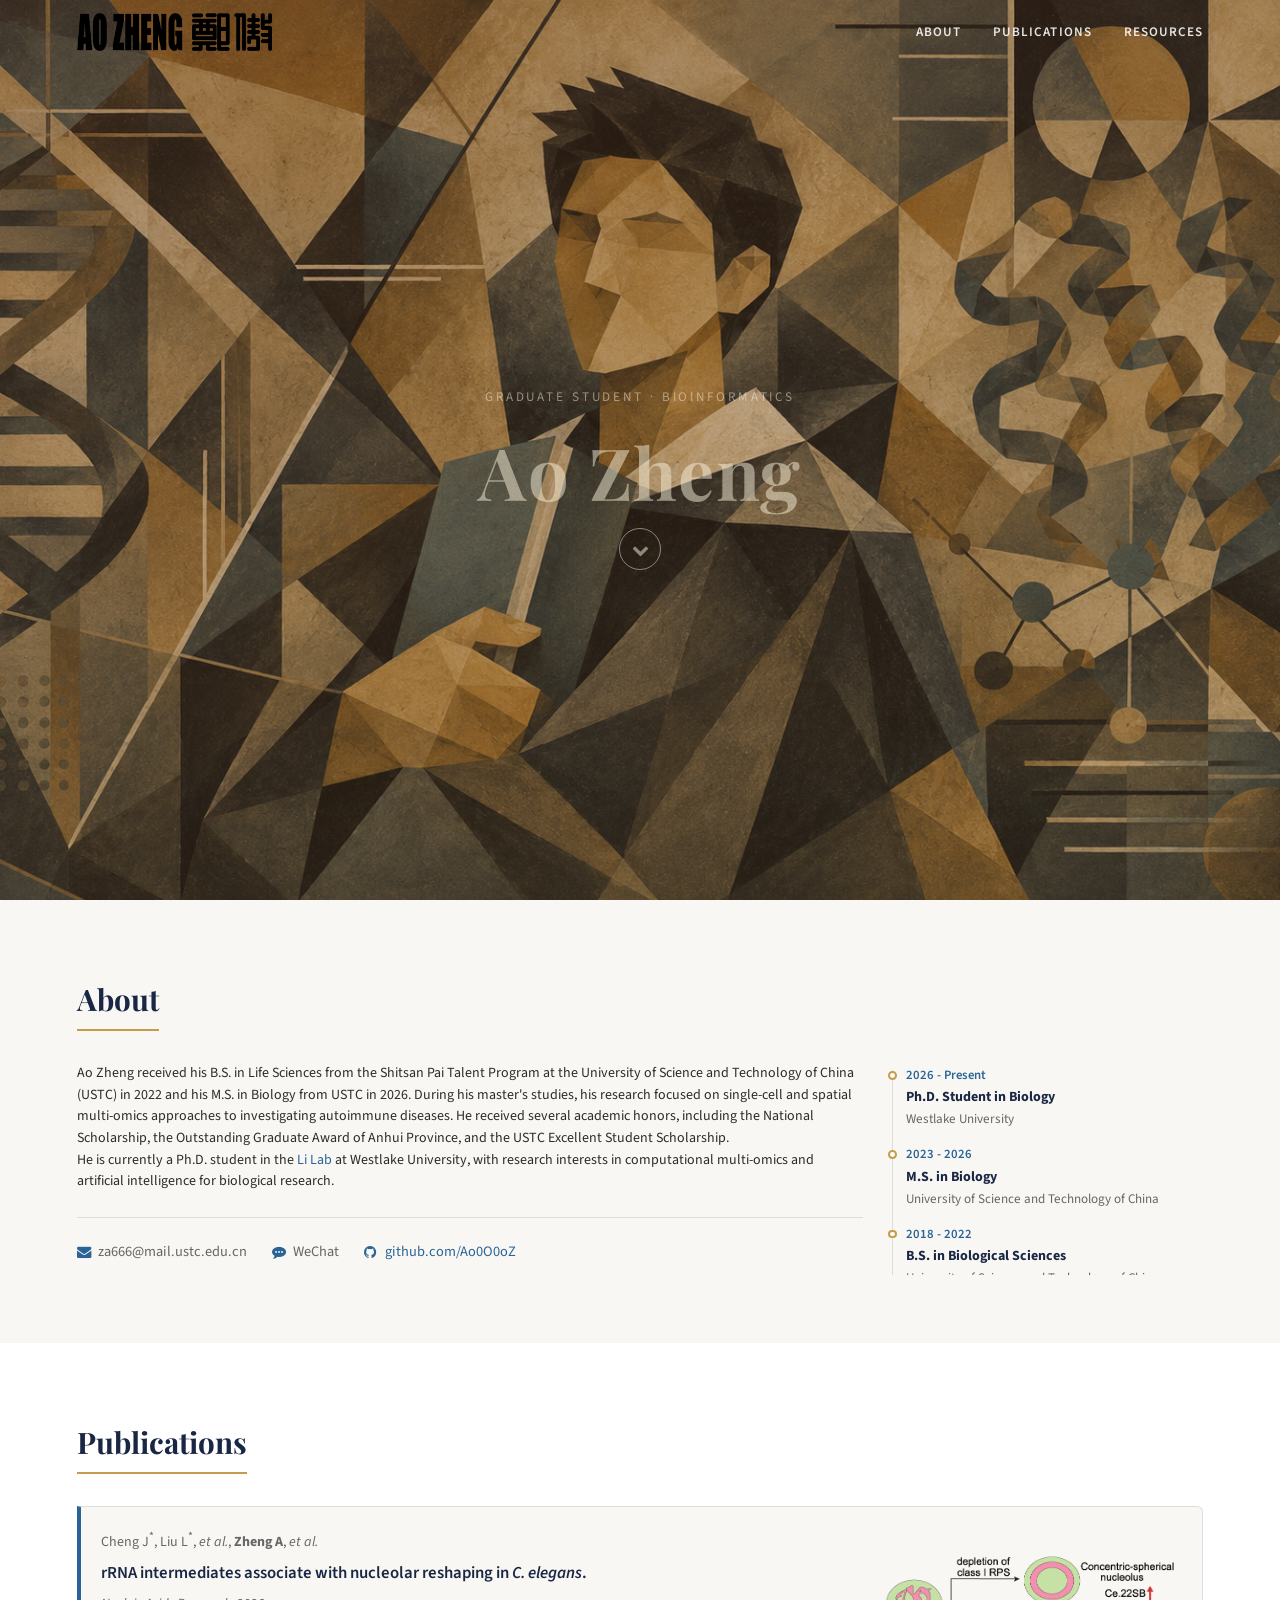
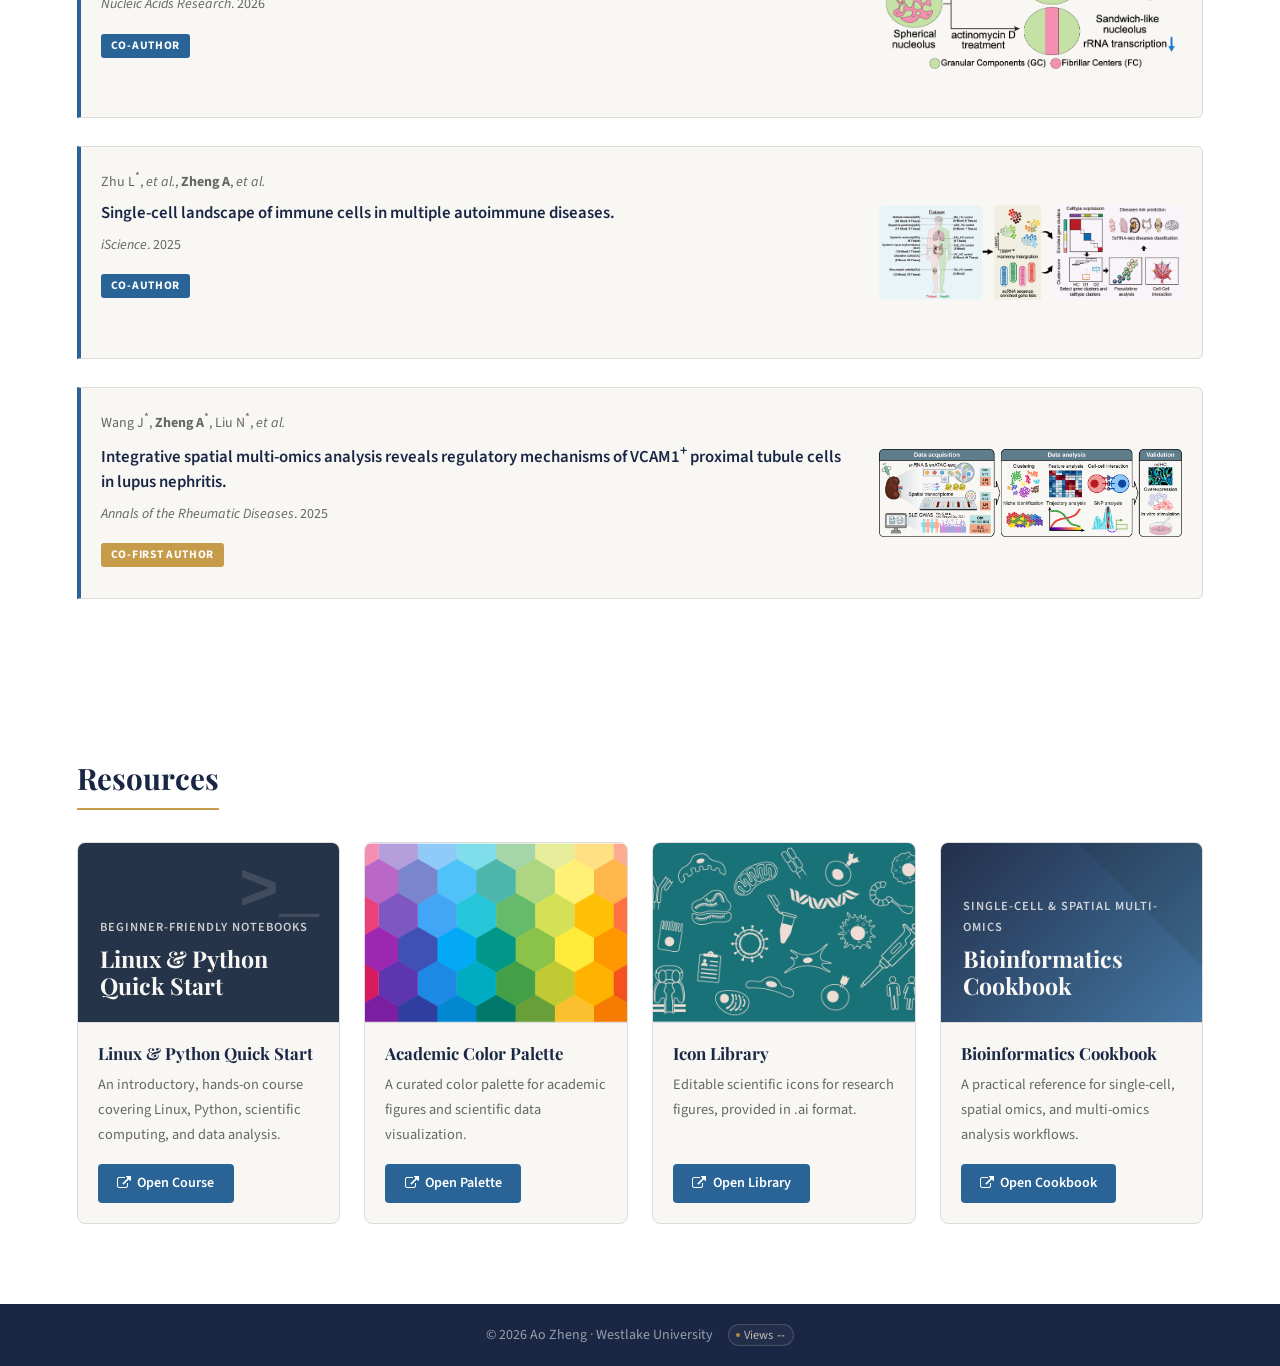
<file: index.html>
<!DOCTYPE html>
<html lang="en">
<head>
    <meta charset="UTF-8">
    <meta name="viewport" content="width=device-width, initial-scale=1.0">
    <title>Ao Zheng — Bioinformatics Researcher</title>
    <meta name="description" content="Personal website of Ao Zheng, PhD student at Westlake University specializing in bioinformatics and omics data analysis.">
    <meta name="keywords" content="Ao Zheng, bioinformatics, single-cell, spatial omics">
    <link rel="shortcut icon" href="images/favicon.png">

    <!-- Google Fonts -->
    <link rel="preconnect" href="https://fonts.googleapis.com">
    <link rel="preconnect" href="https://fonts.gstatic.com" crossorigin>
    <link href="https://fonts.googleapis.com/css2?family=Playfair+Display:ital,wght@0,400;0,600;0,700;1,400&family=Source+Sans+3:wght@300;400;600&display=swap" rel="stylesheet">

    <!-- Font Awesome (local) -->
    <link rel="stylesheet" href="css/font-awesome.min.css">

    <!-- Academic theme -->
    <link rel="stylesheet" href="css/academic.css">

</head>
<body>

<!-- ===================== NAVIGATION ===================== -->
<nav id="navbar">
    <div class="nav-container">
        <a href="#home" class="nav-brand">
            <img src="images/logo.png" id="nav-logo" alt="Ao Zheng">
        </a>
        <button class="nav-toggle" id="navToggle" aria-label="Toggle navigation">
            <span></span><span></span><span></span>
        </button>
        <ul class="nav-links" id="navLinks">
            <li><a href="#about">About</a></li>
            <li><a href="#publications">Publications</a></li>
            <li><a href="#resources">Resources</a></li>
        </ul>
    </div>
</nav>

<!-- ===================== HERO ===================== -->
<section id="home" class="hero">
    <div class="hero-overlay"></div>
    <div class="hero-content">
        <p class="hero-label">Graduate Student &middot; Bioinformatics</p>
        <h1 class="hero-name">Ao Zheng</h1>
        <!-- <p class="hero-affil">Westlake University</p> -->
        <a href="#about" class="hero-scroll" aria-label="Scroll to About">
            <i class="fa fa-chevron-down"></i>
        </a>
    </div>
</section>

<!-- ===================== ABOUT ===================== -->
<section id="about" class="section section-light">
    <div class="container">
        <h2 class="section-title">About</h2>
        <div class="about-layout">
            <div class="about-bio">
                <p>
                    Ao Zheng received his B.S. in Life Sciences from the Shitsan Pai Talent Program at the University of Science and Technology of China (USTC) in 2022 and his M.S. in Biology from USTC in 2026.
                    During his master's studies, his research focused on single-cell and spatial multi-omics approaches to investigating autoimmune diseases. He received several academic honors, including the National Scholarship, the Outstanding Graduate Award of Anhui Province, and the USTC Excellent Student Scholarship.</br>
                    He is currently a Ph.D. student in the <a href="https://lili-lineagelab.com/" target="_blank" rel="noopener">Li Lab</a> at Westlake University, with research interests in computational multi-omics and artificial intelligence for biological research.
                </p>
                <div class="education-panel" aria-label="Education timeline">
                    <div class="education-timeline">
                        <div class="education-item">
                            <span class="education-year">2026 - Present</span>
                            <strong>Ph.D. Student in Biology</strong>
                            <p>Westlake University</p>
                        </div>
                        <div class="education-item">
                            <span class="education-year">2023 - 2026</span>
                            <strong>M.S. in Biology</strong>
                            <p>University of Science and Technology of China</p>
                        </div>
                        <div class="education-item">
                            <span class="education-year">2018 - 2022</span>
                            <strong>B.S. in Biological Sciences</strong>
                            <p>University of Science and Technology of China</p>
                        </div>
                    </div>
                </div>
                <div class="contact-info">
                    <span><i class="fa fa-envelope"></i> za666@mail.ustc.edu.cn</span>
                    <button type="button" class="wechat-toggle" id="wechatToggle" aria-expanded="false" aria-controls="wechatQr">
                        <i class="fa fa-commenting"></i> WeChat
                    </button>
                    <span><i class="fa fa-github"></i> <a href="https://github.com/Ao0O0oZ" target="_blank" rel="noopener">github.com/Ao0O0oZ</a></span>
                </div>
            </div>
        </div>
    </div>
</section>

<div class="wechat-modal" id="wechatQr" hidden>
    <button type="button" class="wechat-modal-backdrop" id="wechatBackdrop" aria-label="Close WeChat QR code"></button>
    <div class="wechat-modal-card" role="dialog" aria-modal="true" aria-labelledby="wechatTitle">
        <button type="button" class="wechat-close" id="wechatClose" aria-label="Close WeChat QR code">&times;</button>
        <h3 id="wechatTitle">WeChat</h3>
        <img src="[data-uri]" alt="WeChat QR code">
        <p>ID: _Ao0O0oZ_</p>
    </div>
</div>

<!-- ===================== PUBLICATIONS ===================== -->
<section id="publications" class="section section-alt">
    <div class="container">
        <h2 class="section-title">Publications</h2>
        <div class="pub-list">

            <div class="pub-item">
                <div class="pub-content">
                    <p class="pub-authors">Cheng J<sup>*</sup>, Liu L<sup>*</sup>, <em>et al.</em>, <strong>Zheng A</strong>, <em>et al.</em></p>
                    <p class="pub-title">rRNA intermediates associate with nucleolar reshaping in <em>C. elegans</em>.</p>
                    <p class="pub-journal"><em>Nucleic Acids Research</em>. 2026</p>
                    <span class="pub-badge-co">Co-author</span>
                </div>
                <div class="pub-image">
                    <a href="https://academic.oup.com/nar/article/54/11/gkag598/8710946" target="_blank" rel="noopener">
                        <img src="images/publication-images/pub_3.png">
                    </a>
                </div>
            </div>

            <div class="pub-item">
                <div class="pub-content">
                    <p class="pub-authors">Zhu L<sup>*</sup>, <em>et al.</em>, <strong>Zheng A</strong>, <em>et al.</em></p>
                    <p class="pub-title">Single-cell landscape of immune cells in multiple autoimmune diseases.</p>
                    <p class="pub-journal"><em>iScience</em>. 2025</p>
                    <span class="pub-badge-co">Co-author</span>
                </div>
                <div class="pub-image">
                    <a href="https://www.cell.com/iscience/fulltext/S2589-0042(25)02776-2" target="_blank" rel="noopener">
                        <img src="images/publication-images/pub_2.png">
                    </a>
                </div>
            </div>

            <div class="pub-item">
                <div class="pub-content">
                    <p class="pub-authors">Wang J<sup>*</sup>, <strong>Zheng A</strong><sup>*</sup>, Liu N<sup>*</sup>, <em>et al.</em></p>
                    <p class="pub-title">Integrative spatial multi-omics analysis reveals regulatory mechanisms of VCAM1<sup>+</sup> proximal tubule cells in lupus nephritis.</p>
                    <p class="pub-journal"><em>Annals of the Rheumatic Diseases</em>. 2025</p>
                    <span class="pub-badge-first">Co-first Author</span>
                </div>
                <div class="pub-image">
                    <a href="https://www.sciencedirect.com/science/article/pii/S0003496725043158" target="_blank" rel="noopener">
                        <img src="images/publication-images/pub_1.png">
                    </a>
                </div>
            </div>

            <!-- Unpublished manuscript
            <div class="pub-item">
                <div class="pub-content">
                    <p class="pub-authors">Yang Z<sup>*</sup>, Yao X<sup>*</sup>, Deng W<sup>*</sup>, <em>et al.</em>, <strong>Zheng A</strong>, <em>et al.</em></p>
                    <p class="pub-title">Single-cell spatial multi-omics reveals ...</p>
                    <p class="pub-journal">Under review at <em>Nature</em></p>
                    <span class="pub-badge-co">Co-author</span>
                </div>
                <div class="pub-image">
                    <img src="images/publication-images/pub_a.png">
                </div>
            </div>
            -->

            <!-- Unpublished manuscript
            <div class="pub-item">
                <div class="pub-content">
                    <p class="pub-authors">Li S<sup>*</sup>, Hou Y<sup>*</sup>, Zhao B<sup>*</sup>, <em>et al.</em>, <strong>Zheng A</strong>, <em>et al.</em></p>
                    <p class="pub-title">Single-cell parallel RNA and ecDNA sequencing reveals ...</p>
                    <p class="pub-journal">Submitted to <em>Nature Cell Biology</em></p>
                    <span class="pub-badge-co">Co-author</span>
                </div>
                <div class="pub-image">
                    <img src="images/publication-images/pub_b.png">
                </div>
            </div>
            -->

        </div>
    </div>
</section>

<!-- ===================== RESOURCES ===================== -->
<section id="resources" class="section section-alt">
    <div class="container">
        <h2 class="section-title">Resources</h2>
        <div class="resource-grid">
            <div class="resource-card">
                <div class="resource-cover resource-cover-quickstart">
                    <span>Beginner-friendly notebooks</span>
                    <strong>Linux &amp; Python Quick Start</strong>
                </div>
                <div class="resource-info">
                    <h4>Linux &amp; Python Quick Start</h4>
                    <p>An introductory, hands-on course covering Linux, Python, scientific computing, and data analysis.</p>
                    <a href="resources/linux_python_quickstart.html" target="_blank" rel="noopener" class="btn-download">
                        <i class="fa fa-external-link"></i> Open Course
                    </a>
                </div>
            </div>
            <div class="resource-card">
                <div class="resource-image">
                    <img src="images/resources-images/palette_thumbnail.png" alt="Academic color palette preview">
                </div>
                <div class="resource-info">
                    <h4>Academic Color Palette</h4>
                    <p>A curated color palette for academic figures and scientific data visualization.</p>
                    <a href="resources/palette.html" target="_blank" rel="noopener" class="btn-download">
                        <i class="fa fa-external-link"></i> Open Palette
                    </a>
                </div>
            </div>
            <div class="resource-card">
                <div class="resource-image">
                    <img src="images/resources-images/icon_lib.png" alt="Scientific icon library preview">
                </div>
                <div class="resource-info">
                    <h4>Icon Library</h4>
                    <p>Editable scientific icons for research figures, provided in .ai format.</p>
                    <a href="resources/icon_library.html" target="_blank" rel="noopener" class="btn-download">
                        <i class="fa fa-external-link"></i> Open Library
                    </a>
                </div>
            </div>
            <div class="resource-card">
                <div class="resource-cover resource-cover-cookbook">
                    <span>Single-cell &amp; Spatial Multi-omics</span>
                    <strong>Bioinformatics Cookbook</strong>
                </div>
                <div class="resource-info">
                    <h4>Bioinformatics Cookbook</h4>
                    <p>A practical reference for single-cell, spatial omics, and multi-omics analysis workflows.</p>
                    <a href="resources/bioinformatics_cookbook.html" target="_blank" rel="noopener" class="btn-download">
                        <i class="fa fa-external-link"></i> Open Cookbook
                    </a>
                </div>
            </div>
        </div>
    </div>
</section>

<!-- ===================== FOOTER ===================== -->
<footer id="footer">
    <div class="container">
        <p class="footer-line">
            <span>&copy; 2026 Ao Zheng &middot; Westlake University</span>
            <span class="visitor-counter" aria-label="Page views">Views <span id="vercount_value_page_pv">--</span></span>
        </p>
    </div>
</footer>
<script defer src="https://events.vercount.one/js"></script>

<!-- Navigation behavior (vanilla JS — no jQuery required) -->
<script>
(function () {
    var navbar  = document.getElementById('navbar');
    var toggle  = document.getElementById('navToggle');
    var links   = document.getElementById('navLinks');
    var sections = Array.from(document.querySelectorAll('section[id]'));
    var navAs    = Array.from(document.querySelectorAll('.nav-links a[href^="#"]'));
    var wechatToggle = document.getElementById('wechatToggle');
    var wechatQr = document.getElementById('wechatQr');
    var wechatBackdrop = document.getElementById('wechatBackdrop');
    var wechatClose = document.getElementById('wechatClose');

    // Hamburger toggle
    toggle.addEventListener('click', function () {
        links.classList.toggle('open');
    });

    // Close mobile menu when a link is tapped
    links.addEventListener('click', function (e) {
        if (e.target.tagName === 'A') links.classList.remove('open');
    });

    if (wechatToggle && wechatQr) {
        function openWechatQr() {
            wechatQr.hidden = false;
            wechatToggle.setAttribute('aria-expanded', 'true');
        }

        function closeWechatQr() {
            wechatQr.hidden = true;
            wechatToggle.setAttribute('aria-expanded', 'false');
        }

        wechatToggle.addEventListener('click', openWechatQr);
        if (wechatBackdrop) wechatBackdrop.addEventListener('click', closeWechatQr);
        if (wechatClose) wechatClose.addEventListener('click', closeWechatQr);
        document.addEventListener('keydown', function (e) {
            if (e.key === 'Escape' && !wechatQr.hidden) closeWechatQr();
        });
    }

    // Sticky nav + scroll-spy
    window.addEventListener('scroll', function () {
        var y = window.scrollY;
        navbar.classList.toggle('scrolled', y > 50);

        // Scroll-spy
        var current = '';
        sections.forEach(function (sec) {
            if (y >= sec.offsetTop - 90) current = sec.id;
        });
        navAs.forEach(function (a) {
            a.classList.toggle('active', a.getAttribute('href') === '#' + current);
        });
    }, { passive: true });
})();
</script>

</body>
</html>
</file>
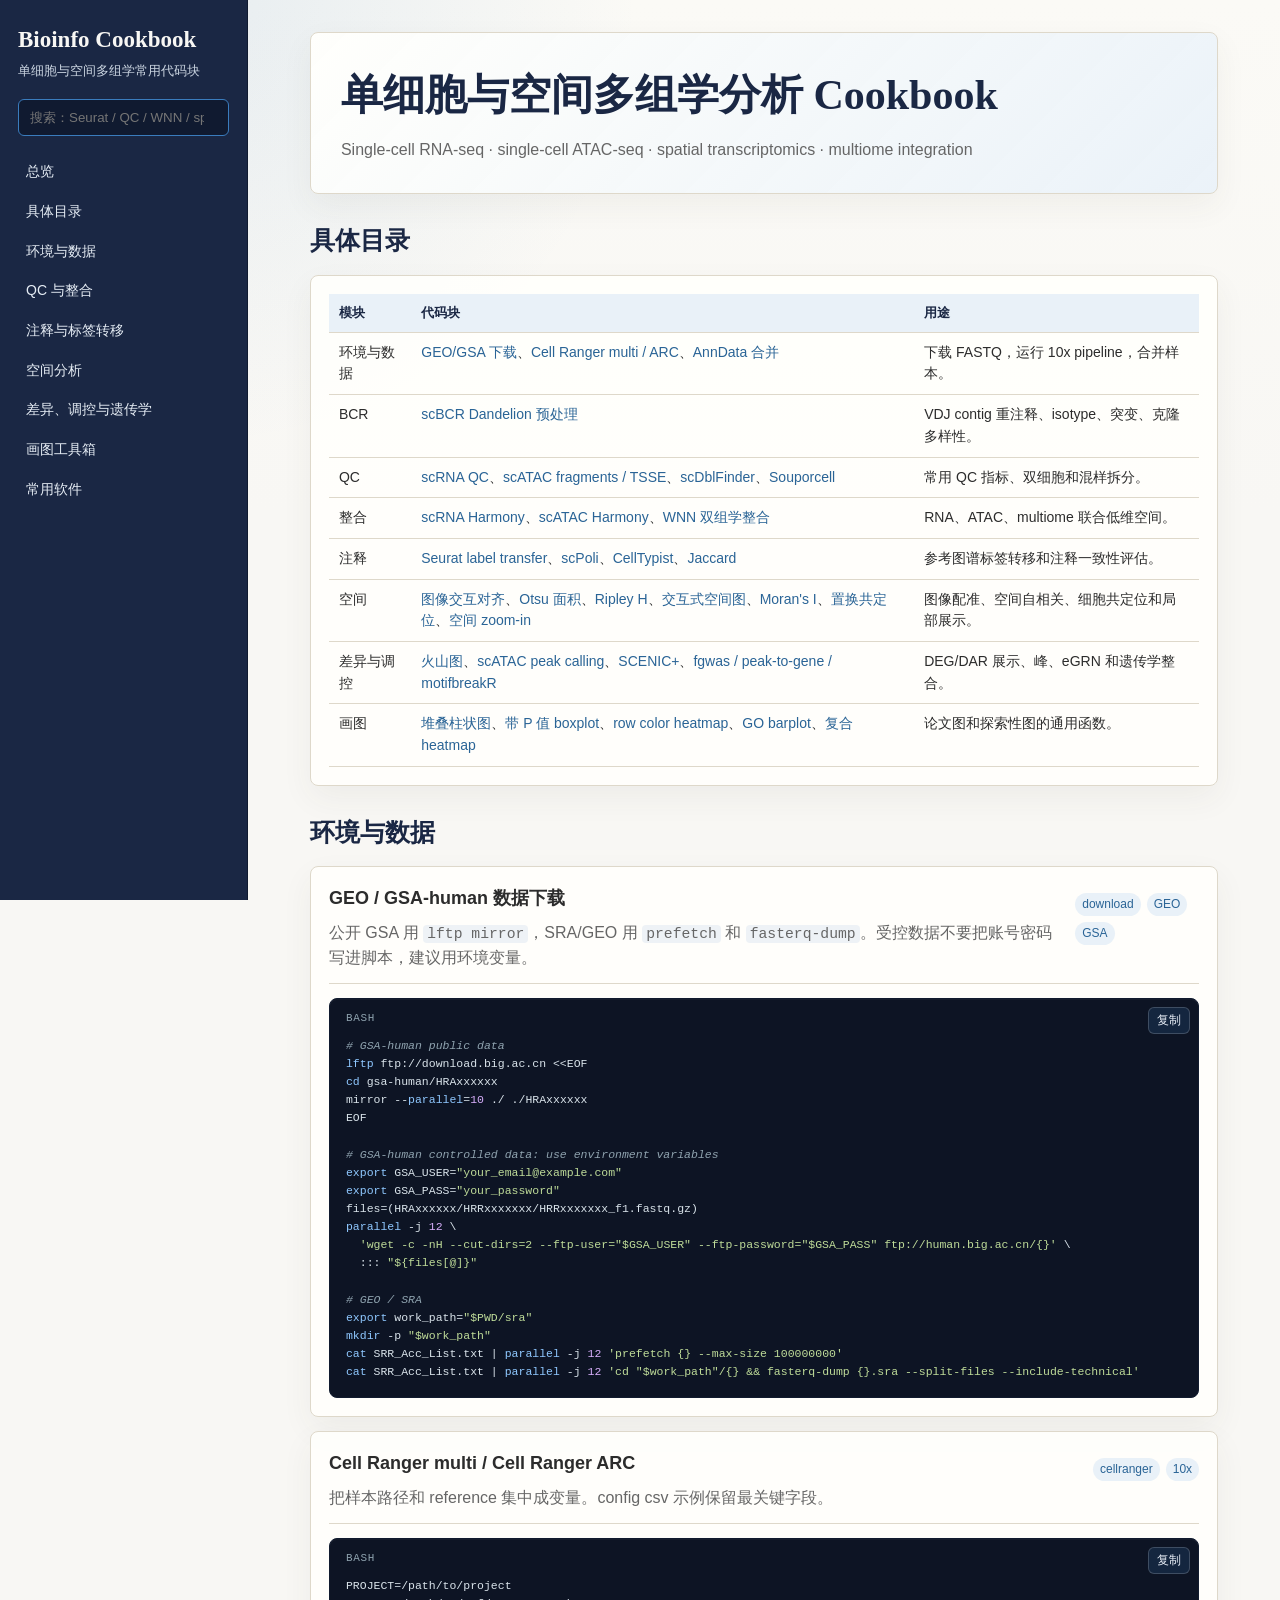
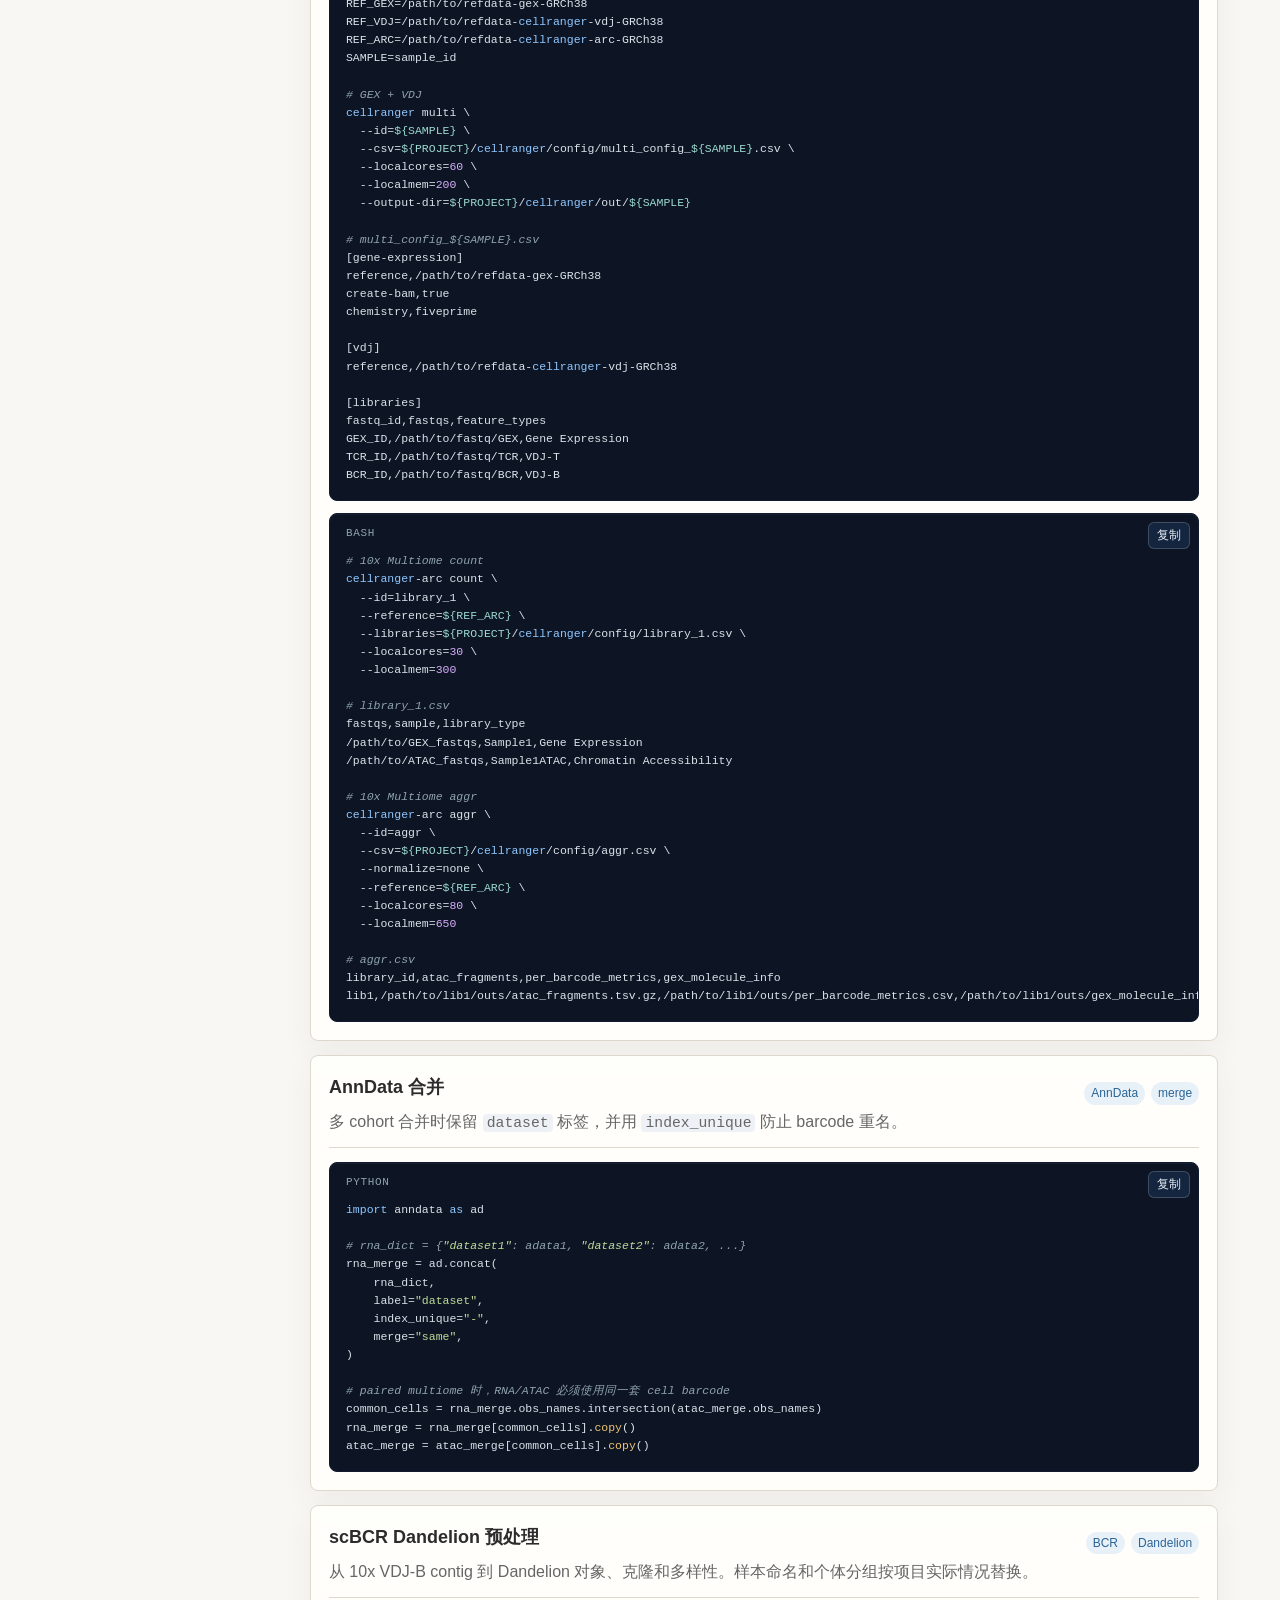
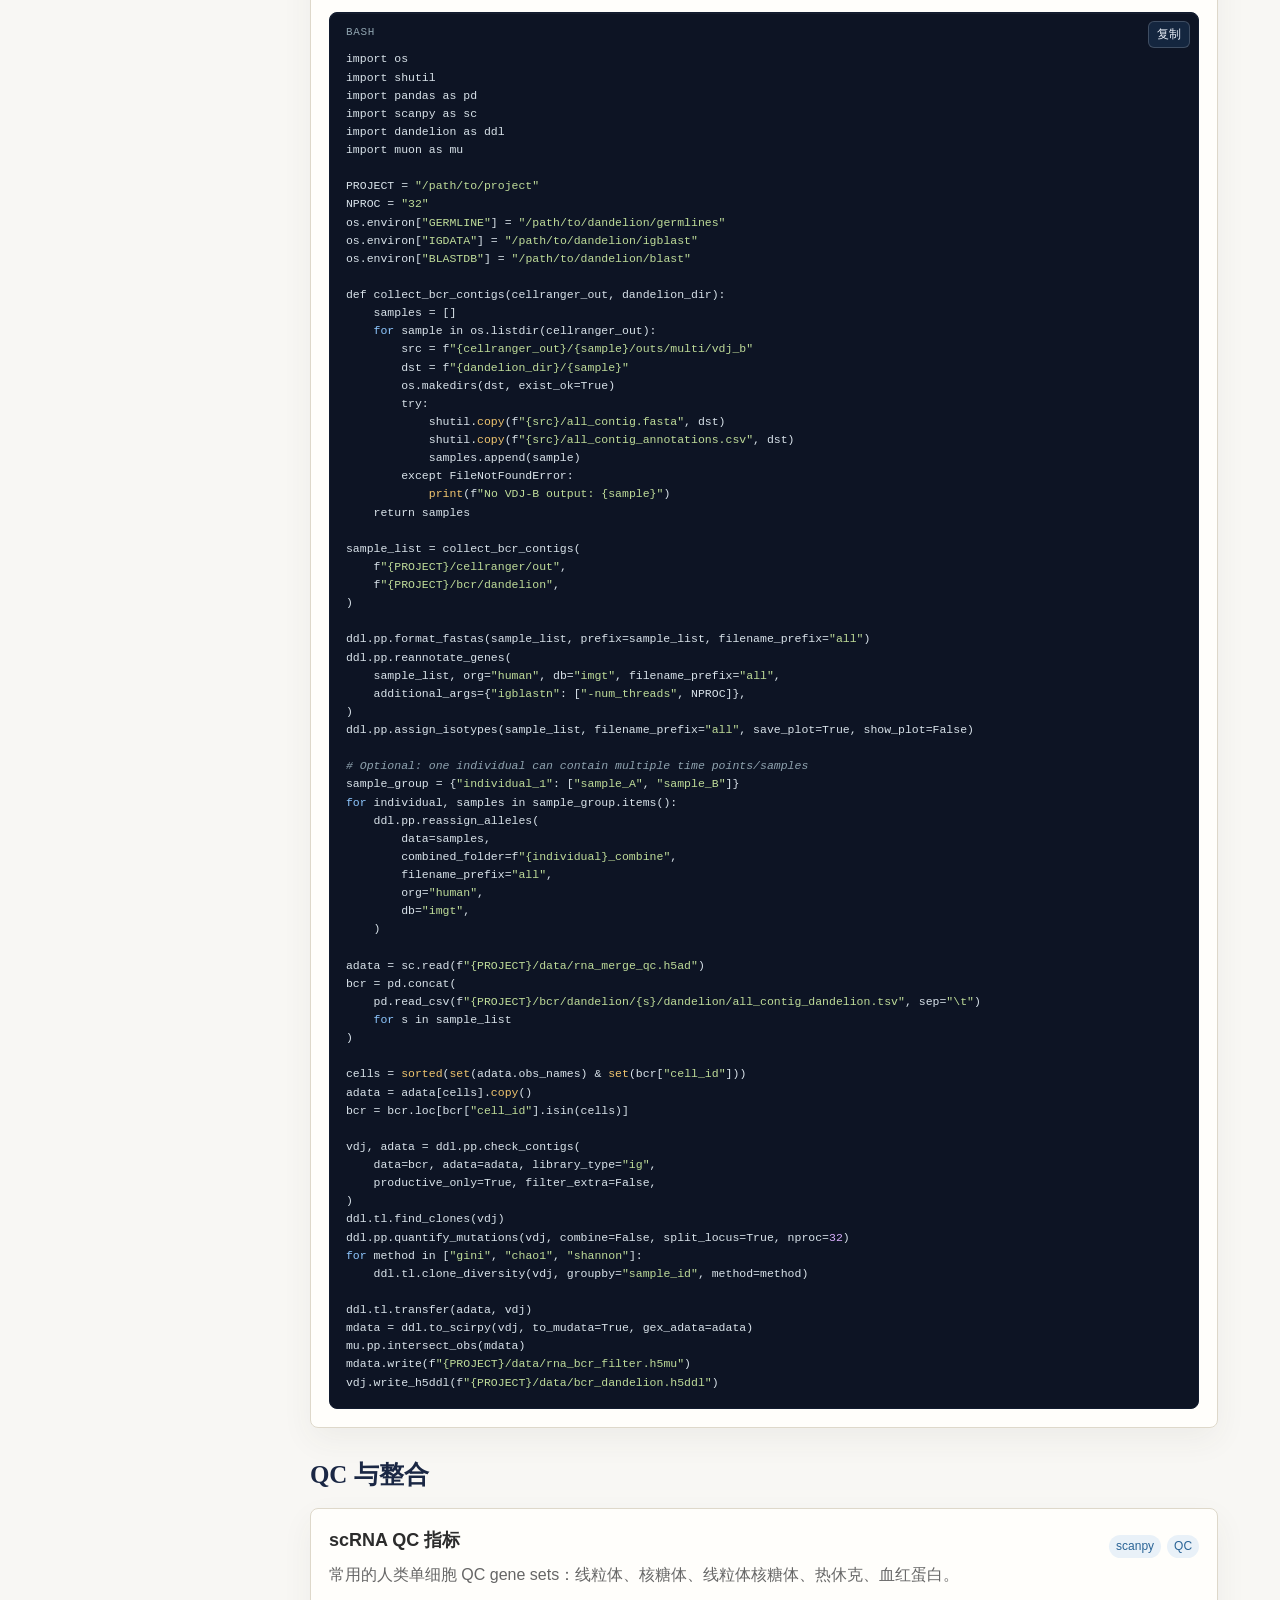
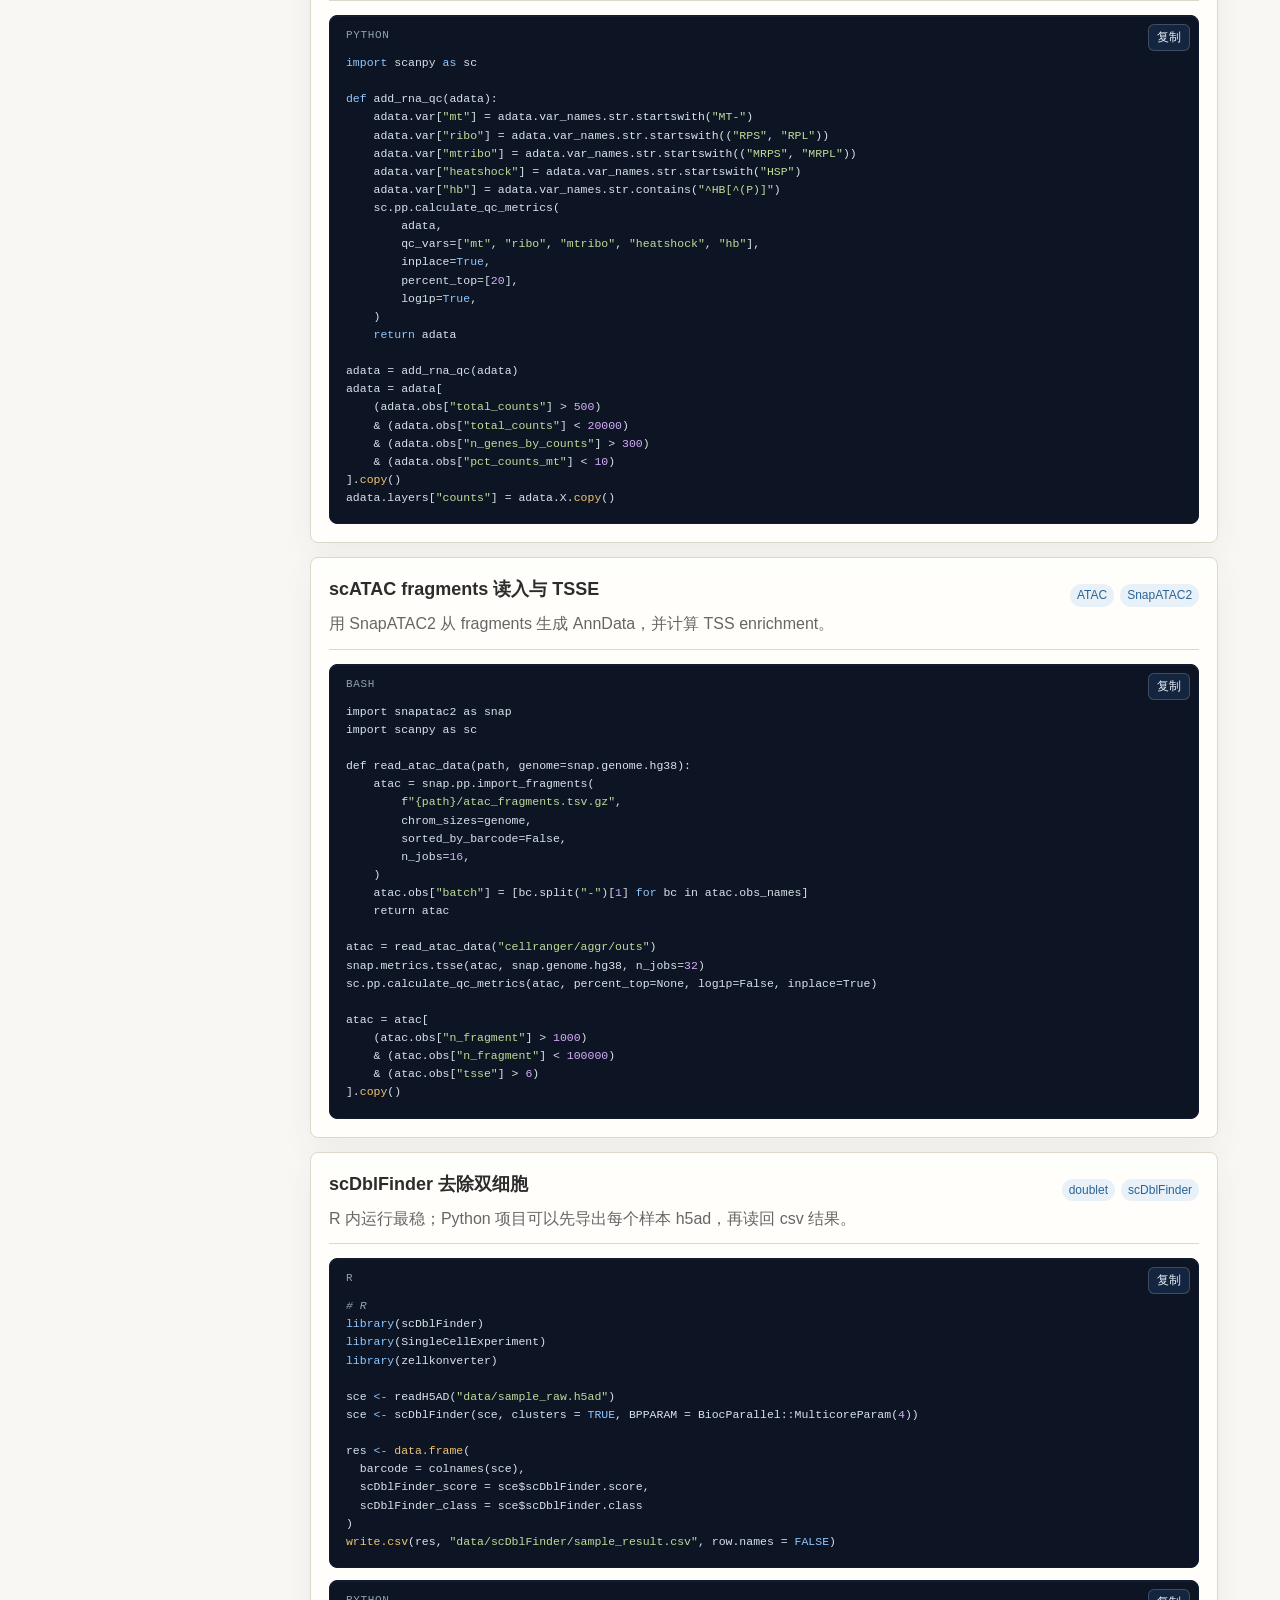
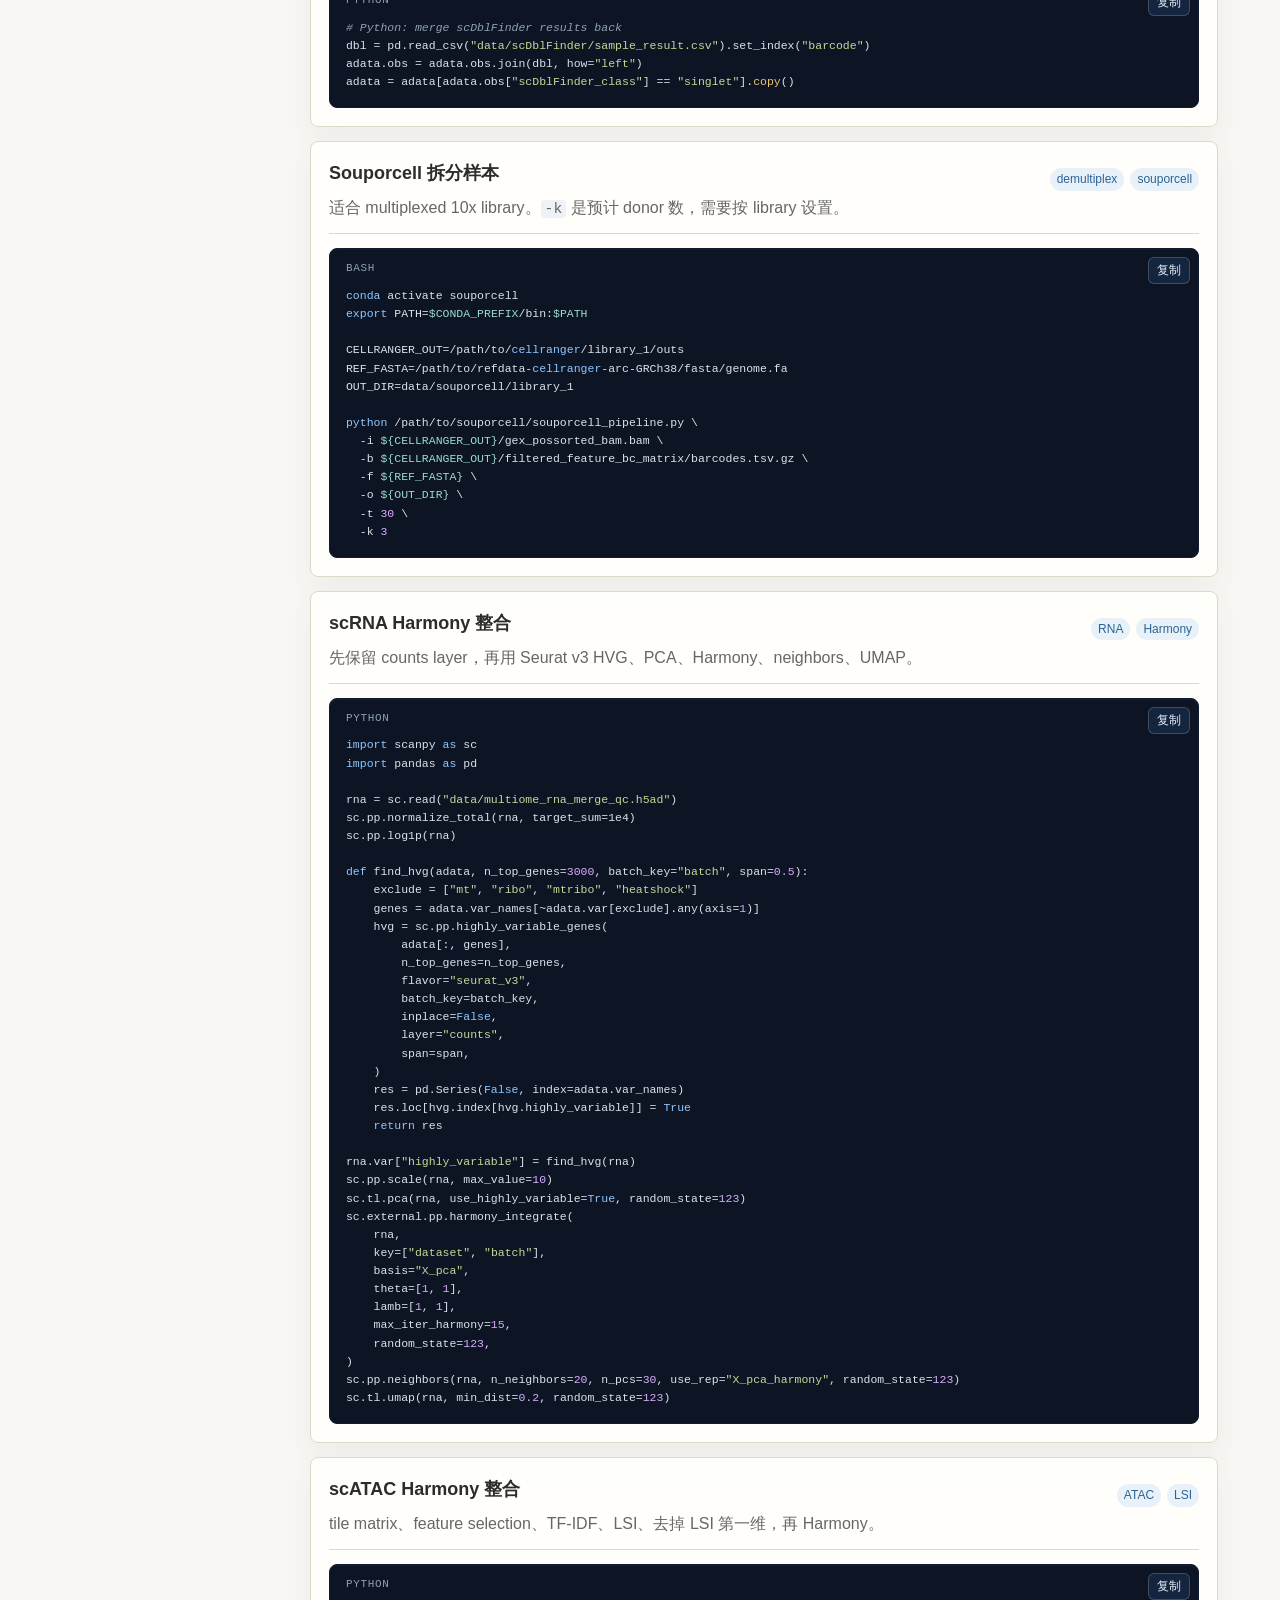
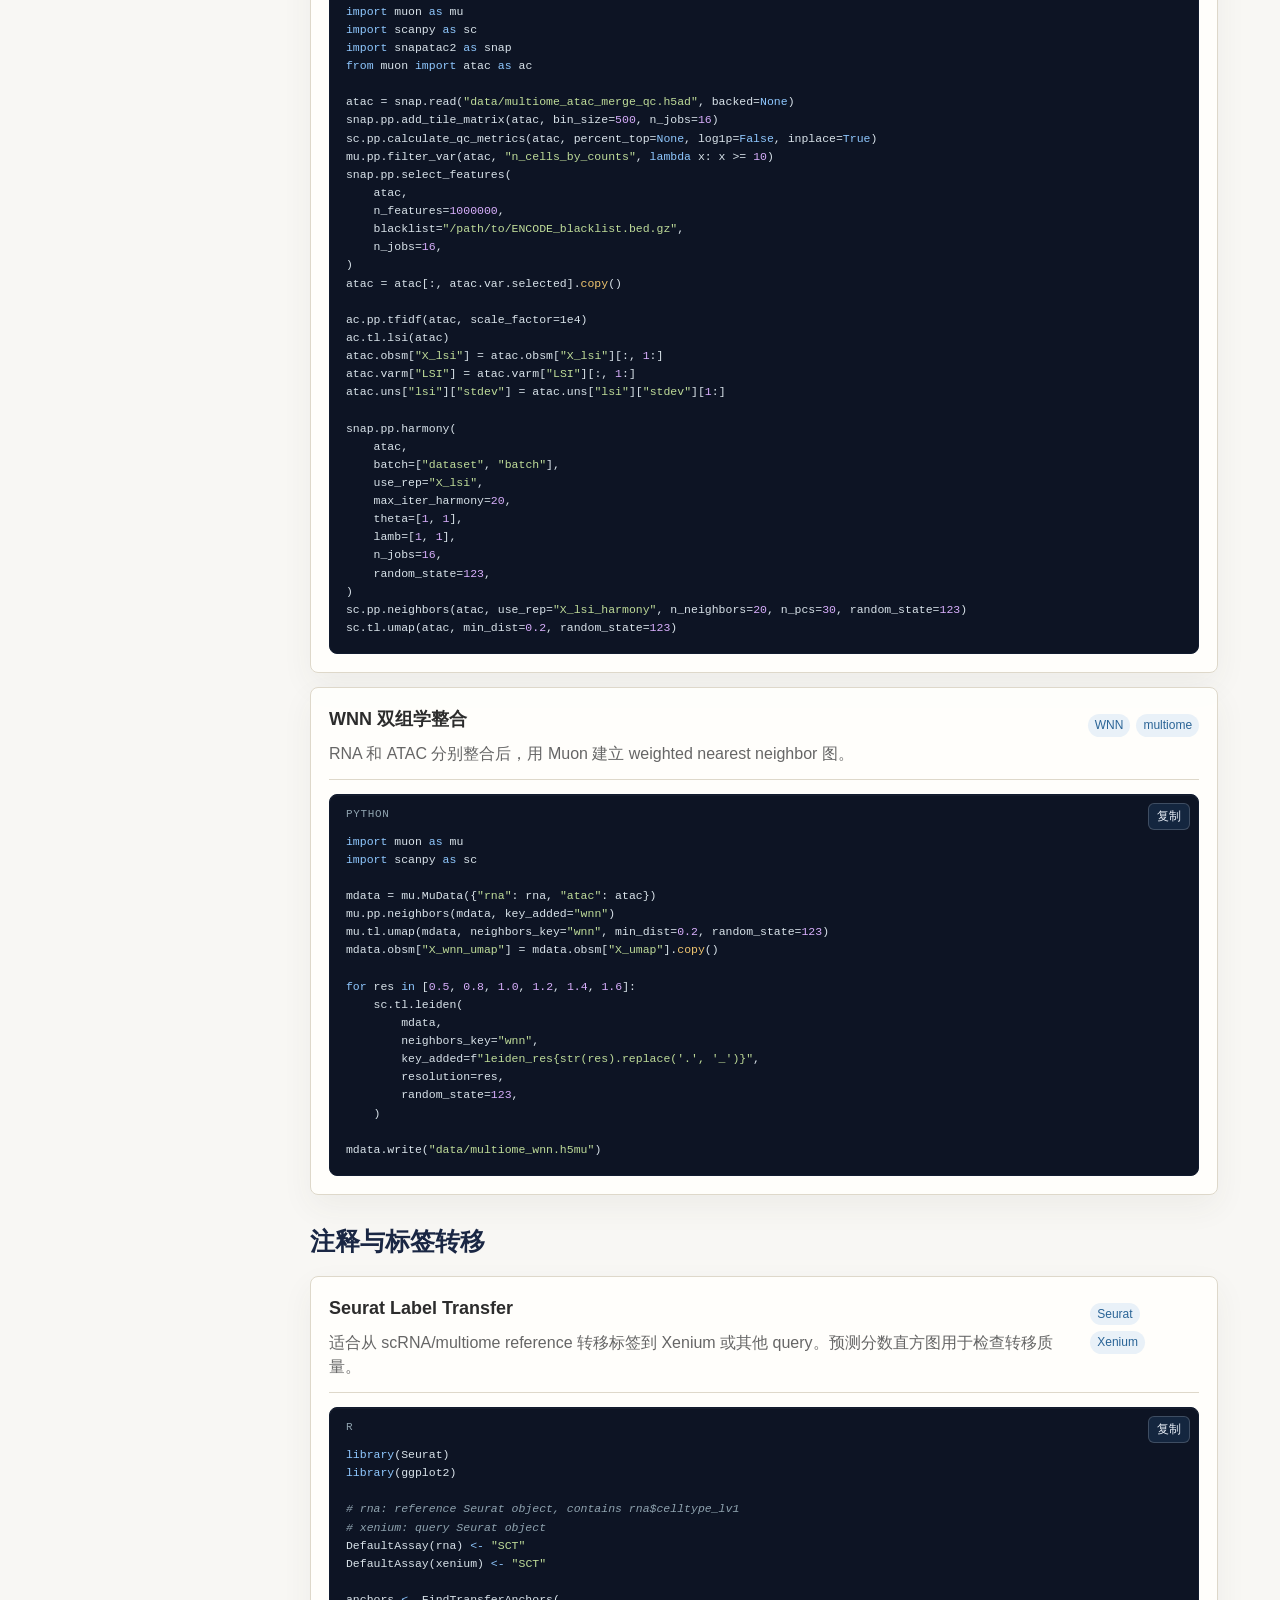
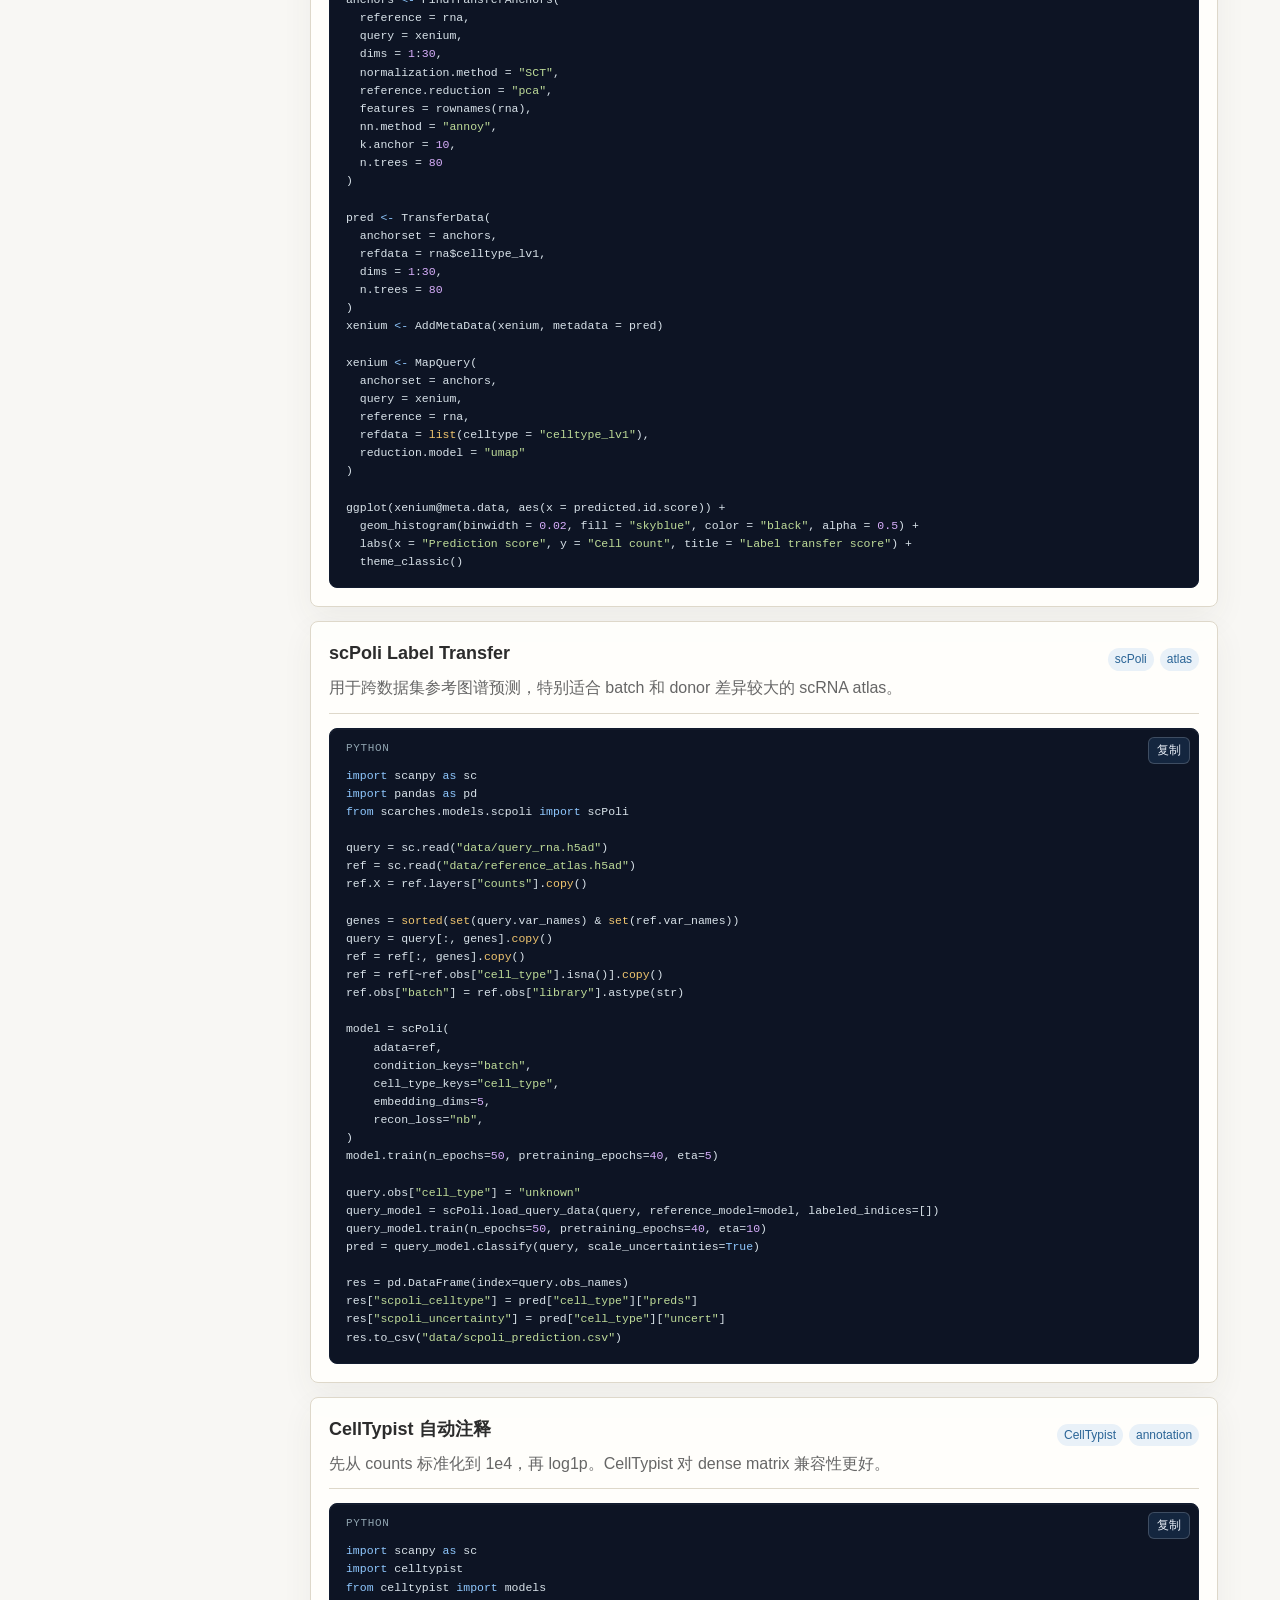
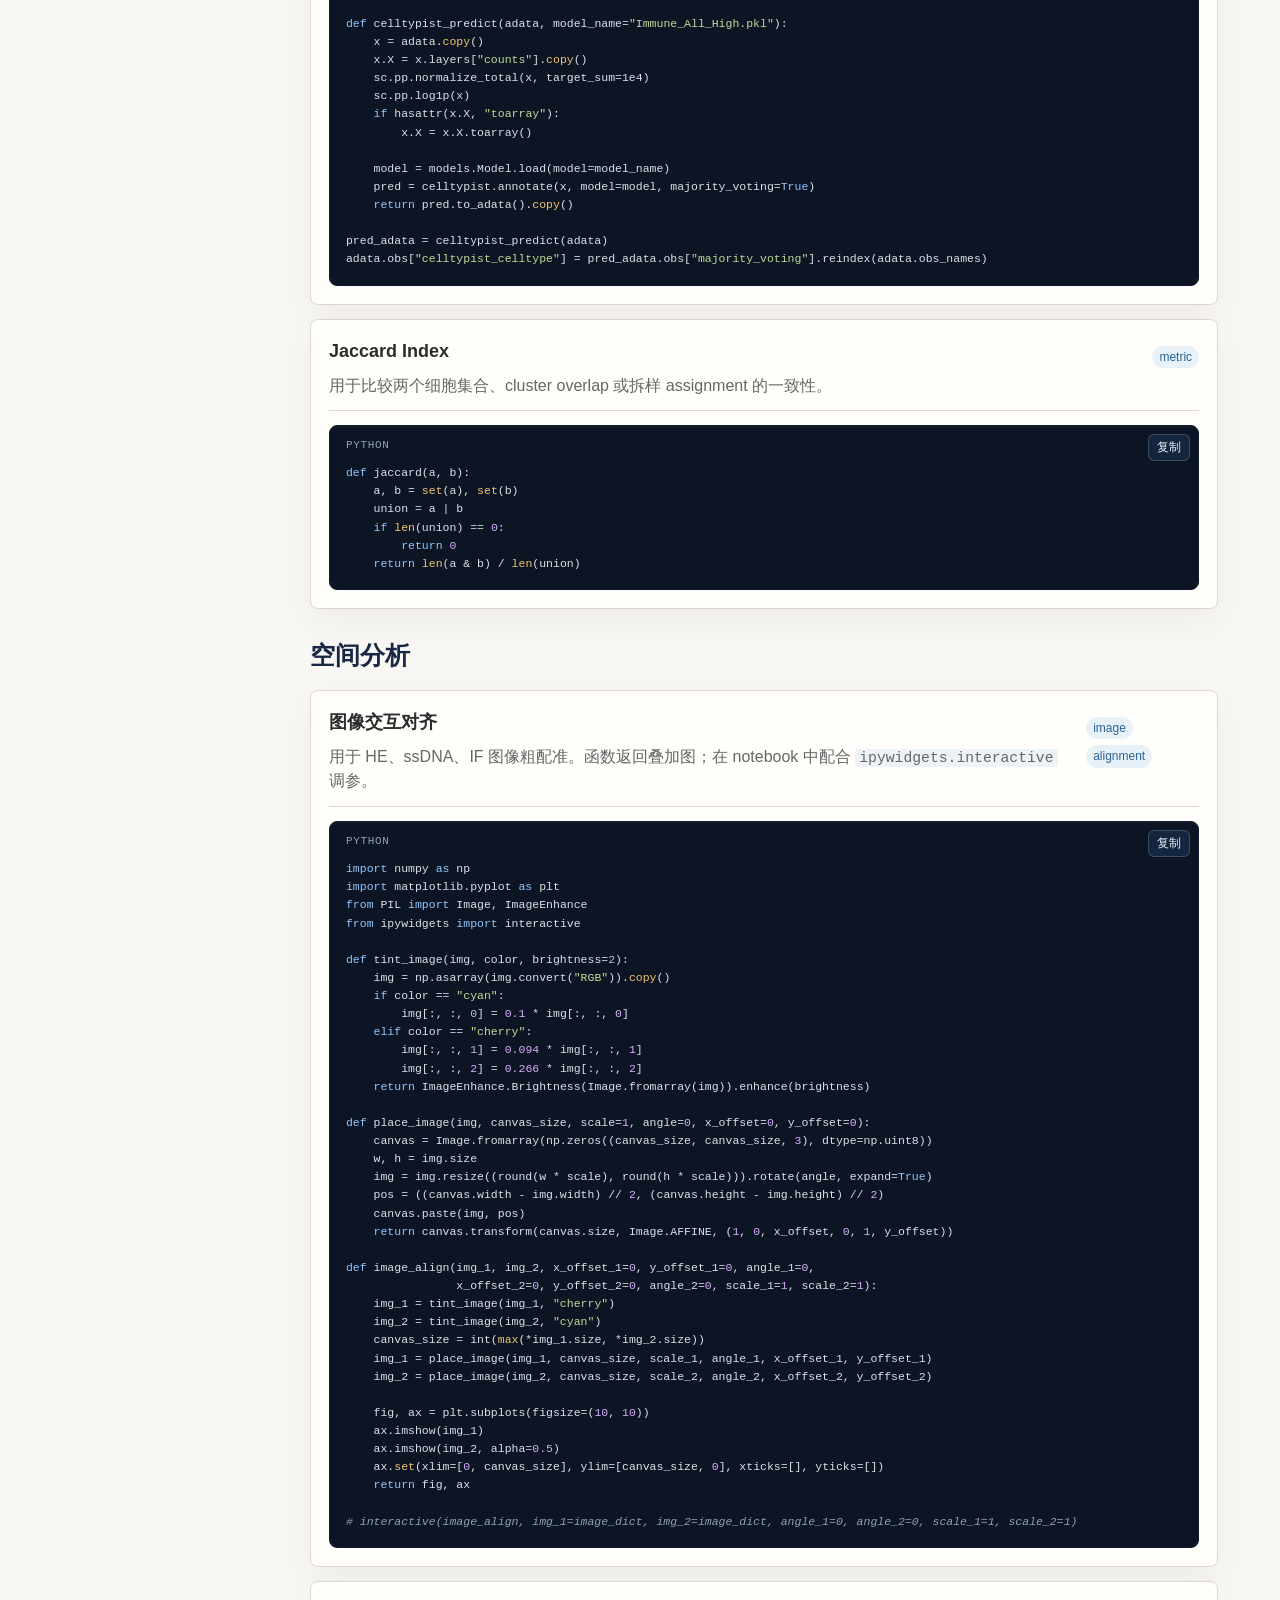
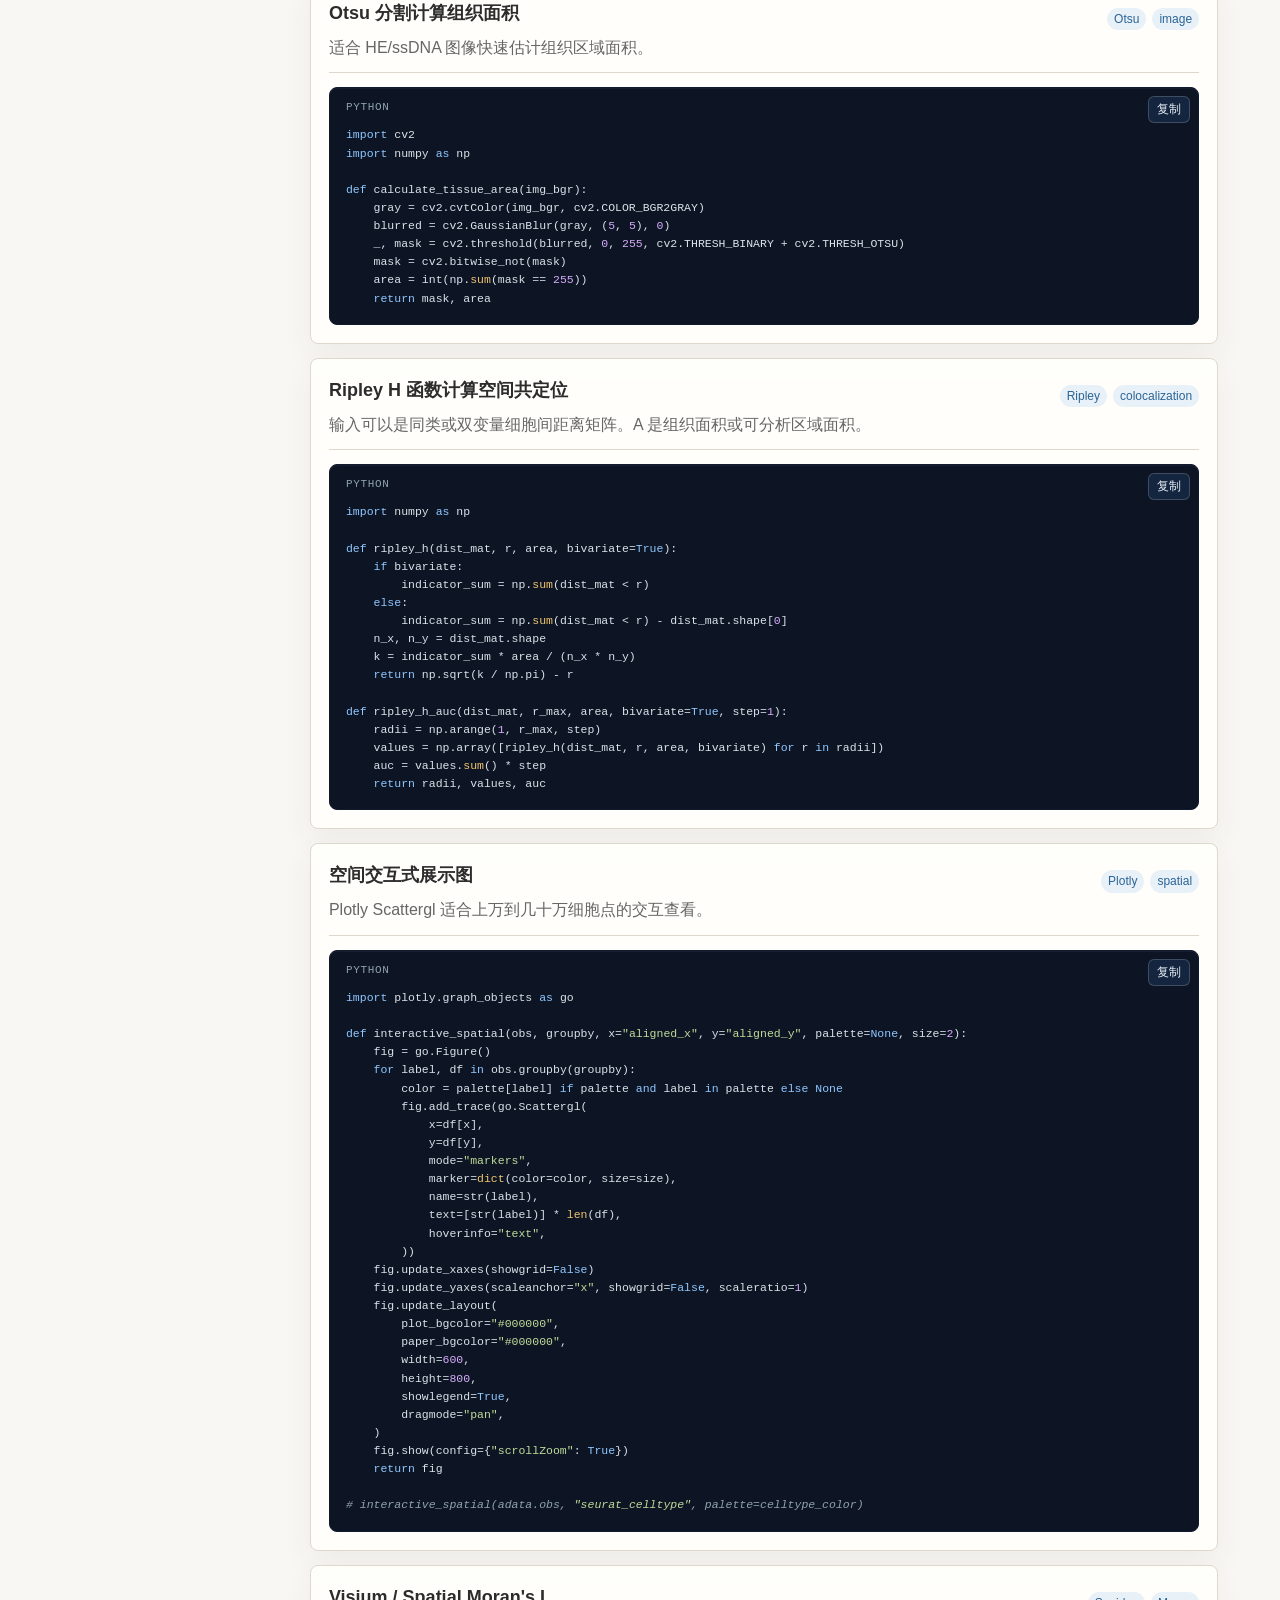
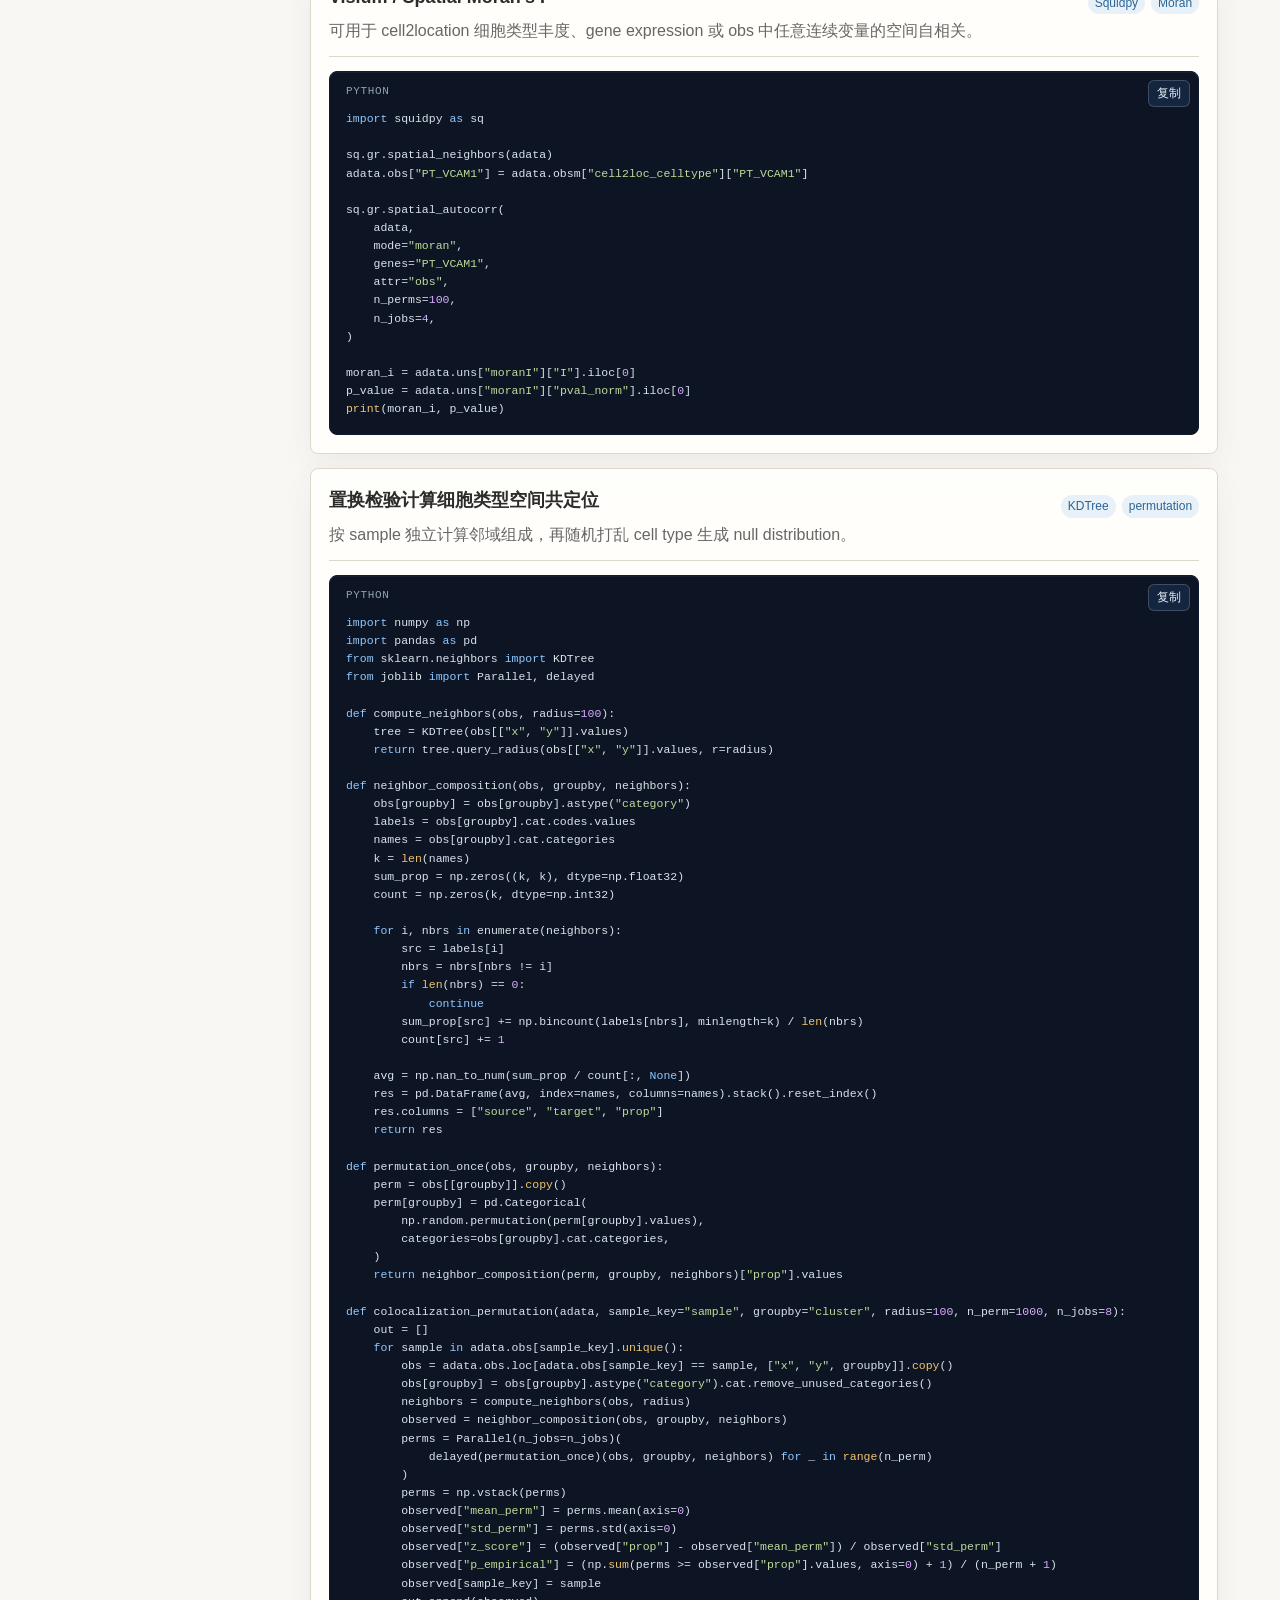
<file: resources/bioinformatics_cookbook.html>
<!doctype html>
<html lang="zh-CN">
<head>
  <meta charset="utf-8">
  <meta name="viewport" content="width=device-width, initial-scale=1">
  <title>单细胞与空间多组学 Cookbook</title>
  <link rel="icon" href="../images/favicon.png">
  <style>
    :root {
      --bg: #f8f7f4;
      --bg-soft: #fbfaf7;
      --ink: #2c2c2c;
      --muted: #666;
      --panel: rgba(255, 255, 252, 0.94);
      --line: #ded8ca;
      --accent: #2a6496;
      --accent-2: #c69c4a;
      --accent-soft: #e9f1f8;
      --deep: #1a2744;
      --blue: #3a7cbd;
      --code: #0d1424;
      --code-line: #17213a;
      --warn: #f8efe2;
      --page-width: 88%;
    }
    * { box-sizing: border-box; }
    body {
      margin: 0;
      color: var(--ink);
      background:
        radial-gradient(circle at 15% 0%, rgba(58, 124, 189, 0.10), transparent 28rem),
        linear-gradient(180deg, #fbfaf6 0%, var(--bg) 32rem);
      font-family: -apple-system, BlinkMacSystemFont, "Segoe UI", "Noto Sans SC", sans-serif;
      line-height: 1.55;
    }
    a { color: var(--accent); text-decoration: none; }
    a:hover { text-decoration: underline; }
    .layout { display: grid; grid-template-columns: 248px minmax(0, 1fr); min-height: 100vh; }
    aside {
      position: sticky;
      top: 0;
      height: 100vh;
      overflow: auto;
      padding: 26px 18px;
      color: #f8f7f4;
      background: #1a2744;
      border-right: 1px solid #101a30;
      backdrop-filter: blur(16px);
    }
    aside h1 {
      margin: 0 0 8px;
      font-family: Georgia, "Times New Roman", "Noto Serif SC", serif;
      font-size: 23px;
      line-height: 1.18;
      color: #f8f7f4;
    }
    aside p { margin: 0 0 18px; color: #cbd5e1; font-size: 13px; }
    aside input {
      width: 100%;
      padding: 10px 11px;
      border: 1px solid #3a7cbd;
      border-radius: 6px;
      color: #f8f7f4;
      background: #101a30;
      outline: none;
    }
    aside input:focus { border-color: var(--accent); box-shadow: 0 0 0 3px rgba(42, 100, 150, 0.13); }
    nav { display: grid; gap: 4px; margin-top: 18px; }
    nav a { display: block; padding: 7px 8px; border-radius: 6px; color: #e6edf5; font-size: 14px; }
    nav a:hover { background: rgba(58, 124, 189, 0.25); text-decoration: none; }
    main { width: var(--page-width); max-width: none; margin: 0 auto; padding: 32px 0 64px; }
    .hero, .card, .recipe, .table-wrap {
      background: var(--panel);
      border: 1px solid var(--line);
      border-radius: 8px;
      padding: 18px;
      box-shadow: 0 12px 32px rgba(68, 64, 55, 0.06);
    }
    .hero {
      padding: 30px;
      background:
        linear-gradient(135deg, rgba(255, 255, 252, 0.98), rgba(233, 241, 248, 0.92)),
        var(--panel);
    }
    .hero h2 {
      margin: 0 0 10px;
      font-family: Georgia, "Times New Roman", "Noto Serif SC", serif;
      font-size: clamp(28px, 4vw, 42px);
      font-weight: 650;
      letter-spacing: 0;
      color: var(--deep);
    }
    .hero p { margin: 0; max-width: 880px; color: var(--muted); }
    section { margin-top: 28px; }
    section > h2 {
      margin: 0 0 14px;
      font-family: Georgia, "Times New Roman", "Noto Serif SC", serif;
      font-size: 25px;
      color: var(--deep);
    }
    .grid { display: grid; grid-template-columns: repeat(2, minmax(0, 1fr)); gap: 14px; }
    .card h3, .recipe h3 { margin: 0 0 8px; font-size: 18px; }
    .card p, .recipe p { margin: 7px 0; }
    .recipe { margin-bottom: 14px; scroll-margin-top: 20px; }
    .recipe header {
      display: flex;
      align-items: flex-start;
      justify-content: space-between;
      gap: 14px;
      padding-bottom: 12px;
      margin-bottom: 14px;
      border-bottom: 1px solid var(--line);
    }
    .recipe header p { margin: 4px 0 0; color: var(--muted); }
    .recipe:hover { border-color: #c2d4ce; }
    .tags { display: flex; flex-wrap: wrap; gap: 6px; margin-top: 8px; }
    .tag {
      display: inline-block;
      padding: 2px 7px;
      border-radius: 999px;
      color: var(--accent);
      background: var(--accent-soft);
      font-size: 12px;
      white-space: nowrap;
    }
    .meta {
      display: grid;
      grid-template-columns: repeat(3, minmax(0, 1fr));
      gap: 10px;
      margin: 12px 0;
    }
    .meta div {
      padding: 10px;
      border: 1px solid var(--line);
      border-radius: 6px;
      background: #fbfcfe;
      font-size: 13px;
    }
    .meta strong { display: block; color: var(--muted); font-size: 12px; }
    table { width: 100%; border-collapse: collapse; font-size: 14px; }
    th, td { padding: 9px 10px; border-bottom: 1px solid var(--line); text-align: left; vertical-align: top; }
    th { background: #e9f1f8; color: var(--deep); font-size: 13px; }
    pre {
      overflow: auto;
      margin: 12px 0 0;
      padding: 16px;
      border: 1px solid #111b2f;
      border-radius: 8px;
      color: #d9e3ea;
      background: var(--code);
      font-size: 12.5px;
      line-height: 1.45;
      tab-size: 2;
      box-shadow: inset 0 1px 0 rgba(255,255,255,0.04);
    }
    .code-wrap { position: relative; }
    .copy-btn {
      position: absolute;
      top: 9px;
      right: 9px;
      z-index: 1;
      border: 1px solid rgba(255, 255, 255, 0.18);
      border-radius: 6px;
      padding: 4px 8px;
      color: #e8eef7;
      background: rgba(58, 124, 189, 0.18);
      font-size: 12px;
      cursor: pointer;
    }
    .copy-btn:hover { background: rgba(58, 124, 189, 0.34); }
    .copy-btn.copied { color: #1a2744; background: #c69c4a; border-color: #c69c4a; }
    pre::before {
      content: attr(data-lang);
      display: block;
      margin: -4px 0 10px;
      color: #8fa3af;
      font-size: 11px;
      letter-spacing: 0.06em;
      text-transform: uppercase;
    }
    code { font-family: ui-monospace, SFMono-Regular, Menlo, Consolas, monospace; font-size: 0.92em; }
    :not(pre) > code { padding: 1px 4px; border-radius: 4px; background: #eef2f6; }
    .tok-comment { color: #8fa3af; font-style: italic; }
    .tok-string { color: #bfdc99; }
    .tok-keyword { color: #8fc8ff; }
    .tok-builtin { color: #f0c56f; }
    .tok-number { color: #d7aefb; }
    .tok-var { color: #9bd9d0; }
    .note {
      padding: 12px 14px;
      border-left: 4px solid #b45309;
      border-radius: 6px;
      color: #5f370e;
      background: var(--warn);
    }
    .hidden { display: none !important; }
    @media (min-width: 1200px) {
      main { padding-left: 0; padding-right: 0; }
    }
    @media (max-width: 900px) {
      .layout { grid-template-columns: 1fr; }
      aside { position: relative; height: auto; padding: 18px 14px; }
      nav {
        grid-auto-flow: column;
        grid-auto-columns: max-content;
        overflow-x: auto;
        padding-bottom: 6px;
      }
      nav a { white-space: nowrap; }
      main { padding: 18px 0 40px; }
      .grid, .meta { grid-template-columns: 1fr; }
      .recipe header { display: block; }
      .hero { padding: 22px 18px; }
      .table-wrap { overflow-x: auto; }
      table { min-width: 720px; }
      pre { margin-left: -4px; margin-right: -4px; padding: 14px 12px; font-size: 12px; border-radius: 7px; }
    }
    @media (max-width: 520px) {
      body { line-height: 1.5; }
      aside h1 { font-size: 21px; }
      section > h2 { font-size: 22px; }
      .recipe, .card, .table-wrap { padding: 14px; }
    }
  </style>
</head>
<body>
  <div class="layout">
    <aside>
      <h1>Bioinfo Cookbook</h1>
      <p>单细胞与空间多组学常用代码块</p>
      <input id="search" type="search" placeholder="搜索：Seurat / QC / WNN / spatial / volcano">
      <nav>
        <a href="#overview">总览</a>
        <a href="#directory">具体目录</a>
        <a href="#setup">环境与数据</a>
        <a href="#qc-integration">QC 与整合</a>
        <a href="#annotation">注释与标签转移</a>
        <a href="#spatial">空间分析</a>
        <a href="#diff-regulation">差异、调控与遗传学</a>
        <a href="#plotting">画图工具箱</a>
        <a href="#software">常用软件</a>
      </nav>
    </aside>

    <main>
      <div class="hero" id="overview">
        <h2>单细胞与空间多组学分析 Cookbook</h2>
        <p>Single-cell RNA-seq · single-cell ATAC-seq · spatial transcriptomics · multiome integration</p>
      </div>

      <section id="directory">
        <h2>具体目录</h2>
        <div class="table-wrap searchable">
          <table>
            <thead><tr><th>模块</th><th>代码块</th><th>用途</th></tr></thead>
            <tbody>
              <tr><td>环境与数据</td><td><a href="#download">GEO/GSA 下载</a>、<a href="#cellranger">Cell Ranger multi / ARC</a>、<a href="#anndata-merge">AnnData 合并</a></td><td>下载 FASTQ，运行 10x pipeline，合并样本。</td></tr>
              <tr><td>BCR</td><td><a href="#bcr">scBCR Dandelion 预处理</a></td><td>VDJ contig 重注释、isotype、突变、克隆多样性。</td></tr>
              <tr><td>QC</td><td><a href="#scrna-qc">scRNA QC</a>、<a href="#scatac-qc">scATAC fragments / TSSE</a>、<a href="#doublet">scDblFinder</a>、<a href="#souporcell">Souporcell</a></td><td>常用 QC 指标、双细胞和混样拆分。</td></tr>
              <tr><td>整合</td><td><a href="#rna-harmony">scRNA Harmony</a>、<a href="#atac-harmony">scATAC Harmony</a>、<a href="#wnn">WNN 双组学整合</a></td><td>RNA、ATAC、multiome 联合低维空间。</td></tr>
              <tr><td>注释</td><td><a href="#seurat-transfer">Seurat label transfer</a>、<a href="#scpoli">scPoli</a>、<a href="#celltypist">CellTypist</a>、<a href="#jaccard">Jaccard</a></td><td>参考图谱标签转移和注释一致性评估。</td></tr>
              <tr><td>空间</td><td><a href="#image-align">图像交互对齐</a>、<a href="#otsu-area">Otsu 面积</a>、<a href="#ripley">Ripley H</a>、<a href="#spatial-interactive">交互式空间图</a>、<a href="#moran">Moran's I</a>、<a href="#perm-colocal">置换共定位</a>、<a href="#spatial-zoomin">空间 zoom-in</a></td><td>图像配准、空间自相关、细胞共定位和局部展示。</td></tr>
              <tr><td>差异与调控</td><td><a href="#volcano">火山图</a>、<a href="#peak-calling">scATAC peak calling</a>、<a href="#scenic">SCENIC+</a>、<a href="#genetics">fgwas / peak-to-gene / motifbreakR</a></td><td>DEG/DAR 展示、峰、eGRN 和遗传学整合。</td></tr>
              <tr><td>画图</td><td><a href="#stack-bar">堆叠柱状图</a>、<a href="#boxplot-p">带 P 值 boxplot</a>、<a href="#heatmap-color">row color heatmap</a>、<a href="#go-barplot">GO barplot</a>、<a href="#joint-heatmap">复合 heatmap</a></td><td>论文图和探索性图的通用函数。</td></tr>
            </tbody>
          </table>
        </div>
      </section>

      <section id="setup">
        <h2>环境与数据</h2>

        <article class="recipe searchable" id="download">
          <header>
            <div>
              <h3>GEO / GSA-human 数据下载</h3>
              <p>公开 GSA 用 <code>lftp mirror</code>，SRA/GEO 用 <code>prefetch</code> 和 <code>fasterq-dump</code>。受控数据不要把账号密码写进脚本，建议用环境变量。</p>
            </div>
            <div class="tags"><span class="tag">download</span><span class="tag">GEO</span><span class="tag">GSA</span></div>
          </header>
          <pre><code># GSA-human public data
lftp ftp://download.big.ac.cn &lt;&lt;EOF
cd gsa-human/HRAxxxxxx
mirror --parallel=10 ./ ./HRAxxxxxx
EOF

# GSA-human controlled data: use environment variables
export GSA_USER="your_email@example.com"
export GSA_PASS="your_password"
files=(HRAxxxxxx/HRRxxxxxxx/HRRxxxxxxx_f1.fastq.gz)
parallel -j 12 \
  'wget -c -nH --cut-dirs=2 --ftp-user="$GSA_USER" --ftp-password="$GSA_PASS" ftp://human.big.ac.cn/{}' \
  ::: "${files[@]}"

# GEO / SRA
export work_path="$PWD/sra"
mkdir -p "$work_path"
cat SRR_Acc_List.txt | parallel -j 12 'prefetch {} --max-size 100000000'
cat SRR_Acc_List.txt | parallel -j 12 'cd "$work_path"/{} && fasterq-dump {}.sra --split-files --include-technical'</code></pre>
        </article>

        <article class="recipe searchable" id="cellranger">
          <header>
            <div>
              <h3>Cell Ranger multi / Cell Ranger ARC</h3>
              <p>把样本路径和 reference 集中成变量。config csv 示例保留最关键字段。</p>
            </div>
            <div class="tags"><span class="tag">cellranger</span><span class="tag">10x</span></div>
          </header>
          <pre><code>PROJECT=/path/to/project
REF_GEX=/path/to/refdata-gex-GRCh38
REF_VDJ=/path/to/refdata-cellranger-vdj-GRCh38
REF_ARC=/path/to/refdata-cellranger-arc-GRCh38
SAMPLE=sample_id

# GEX + VDJ
cellranger multi \
  --id=${SAMPLE} \
  --csv=${PROJECT}/cellranger/config/multi_config_${SAMPLE}.csv \
  --localcores=60 \
  --localmem=200 \
  --output-dir=${PROJECT}/cellranger/out/${SAMPLE}

# multi_config_${SAMPLE}.csv
[gene-expression]
reference,/path/to/refdata-gex-GRCh38
create-bam,true
chemistry,fiveprime

[vdj]
reference,/path/to/refdata-cellranger-vdj-GRCh38

[libraries]
fastq_id,fastqs,feature_types
GEX_ID,/path/to/fastq/GEX,Gene Expression
TCR_ID,/path/to/fastq/TCR,VDJ-T
BCR_ID,/path/to/fastq/BCR,VDJ-B</code></pre>
          <pre><code># 10x Multiome count
cellranger-arc count \
  --id=library_1 \
  --reference=${REF_ARC} \
  --libraries=${PROJECT}/cellranger/config/library_1.csv \
  --localcores=30 \
  --localmem=300

# library_1.csv
fastqs,sample,library_type
/path/to/GEX_fastqs,Sample1,Gene Expression
/path/to/ATAC_fastqs,Sample1ATAC,Chromatin Accessibility

# 10x Multiome aggr
cellranger-arc aggr \
  --id=aggr \
  --csv=${PROJECT}/cellranger/config/aggr.csv \
  --normalize=none \
  --reference=${REF_ARC} \
  --localcores=80 \
  --localmem=650

# aggr.csv
library_id,atac_fragments,per_barcode_metrics,gex_molecule_info
lib1,/path/to/lib1/outs/atac_fragments.tsv.gz,/path/to/lib1/outs/per_barcode_metrics.csv,/path/to/lib1/outs/gex_molecule_info.h5</code></pre>
        </article>

        <article class="recipe searchable" id="anndata-merge">
          <header>
            <div>
              <h3>AnnData 合并</h3>
              <p>多 cohort 合并时保留 <code>dataset</code> 标签，并用 <code>index_unique</code> 防止 barcode 重名。</p>
            </div>
            <div class="tags"><span class="tag">AnnData</span><span class="tag">merge</span></div>
          </header>
          <pre><code>import anndata as ad

# rna_dict = {"dataset1": adata1, "dataset2": adata2, ...}
rna_merge = ad.concat(
    rna_dict,
    label="dataset",
    index_unique="-",
    merge="same",
)

# paired multiome 时，RNA/ATAC 必须使用同一套 cell barcode
common_cells = rna_merge.obs_names.intersection(atac_merge.obs_names)
rna_merge = rna_merge[common_cells].copy()
atac_merge = atac_merge[common_cells].copy()</code></pre>
        </article>

        <article class="recipe searchable" id="bcr">
          <header>
            <div>
              <h3>scBCR Dandelion 预处理</h3>
              <p>从 10x VDJ-B contig 到 Dandelion 对象、克隆和多样性。样本命名和个体分组按项目实际情况替换。</p>
            </div>
            <div class="tags"><span class="tag">BCR</span><span class="tag">Dandelion</span></div>
          </header>
          <pre><code>import os
import shutil
import pandas as pd
import scanpy as sc
import dandelion as ddl
import muon as mu

PROJECT = "/path/to/project"
NPROC = "32"
os.environ["GERMLINE"] = "/path/to/dandelion/germlines"
os.environ["IGDATA"] = "/path/to/dandelion/igblast"
os.environ["BLASTDB"] = "/path/to/dandelion/blast"

def collect_bcr_contigs(cellranger_out, dandelion_dir):
    samples = []
    for sample in os.listdir(cellranger_out):
        src = f"{cellranger_out}/{sample}/outs/multi/vdj_b"
        dst = f"{dandelion_dir}/{sample}"
        os.makedirs(dst, exist_ok=True)
        try:
            shutil.copy(f"{src}/all_contig.fasta", dst)
            shutil.copy(f"{src}/all_contig_annotations.csv", dst)
            samples.append(sample)
        except FileNotFoundError:
            print(f"No VDJ-B output: {sample}")
    return samples

sample_list = collect_bcr_contigs(
    f"{PROJECT}/cellranger/out",
    f"{PROJECT}/bcr/dandelion",
)

ddl.pp.format_fastas(sample_list, prefix=sample_list, filename_prefix="all")
ddl.pp.reannotate_genes(
    sample_list, org="human", db="imgt", filename_prefix="all",
    additional_args={"igblastn": ["-num_threads", NPROC]},
)
ddl.pp.assign_isotypes(sample_list, filename_prefix="all", save_plot=True, show_plot=False)

# Optional: one individual can contain multiple time points/samples
sample_group = {"individual_1": ["sample_A", "sample_B"]}
for individual, samples in sample_group.items():
    ddl.pp.reassign_alleles(
        data=samples,
        combined_folder=f"{individual}_combine",
        filename_prefix="all",
        org="human",
        db="imgt",
    )

adata = sc.read(f"{PROJECT}/data/rna_merge_qc.h5ad")
bcr = pd.concat(
    pd.read_csv(f"{PROJECT}/bcr/dandelion/{s}/dandelion/all_contig_dandelion.tsv", sep="\t")
    for s in sample_list
)

cells = sorted(set(adata.obs_names) & set(bcr["cell_id"]))
adata = adata[cells].copy()
bcr = bcr.loc[bcr["cell_id"].isin(cells)]

vdj, adata = ddl.pp.check_contigs(
    data=bcr, adata=adata, library_type="ig",
    productive_only=True, filter_extra=False,
)
ddl.tl.find_clones(vdj)
ddl.pp.quantify_mutations(vdj, combine=False, split_locus=True, nproc=32)
for method in ["gini", "chao1", "shannon"]:
    ddl.tl.clone_diversity(vdj, groupby="sample_id", method=method)

ddl.tl.transfer(adata, vdj)
mdata = ddl.to_scirpy(vdj, to_mudata=True, gex_adata=adata)
mu.pp.intersect_obs(mdata)
mdata.write(f"{PROJECT}/data/rna_bcr_filter.h5mu")
vdj.write_h5ddl(f"{PROJECT}/data/bcr_dandelion.h5ddl")</code></pre>
        </article>
      </section>

      <section id="qc-integration">
        <h2>QC 与整合</h2>

        <article class="recipe searchable" id="scrna-qc">
          <header>
            <div>
              <h3>scRNA QC 指标</h3>
              <p>常用的人类单细胞 QC gene sets：线粒体、核糖体、线粒体核糖体、热休克、血红蛋白。</p>
            </div>
            <div class="tags"><span class="tag">scanpy</span><span class="tag">QC</span></div>
          </header>
          <pre><code>import scanpy as sc

def add_rna_qc(adata):
    adata.var["mt"] = adata.var_names.str.startswith("MT-")
    adata.var["ribo"] = adata.var_names.str.startswith(("RPS", "RPL"))
    adata.var["mtribo"] = adata.var_names.str.startswith(("MRPS", "MRPL"))
    adata.var["heatshock"] = adata.var_names.str.startswith("HSP")
    adata.var["hb"] = adata.var_names.str.contains("^HB[^(P)]")
    sc.pp.calculate_qc_metrics(
        adata,
        qc_vars=["mt", "ribo", "mtribo", "heatshock", "hb"],
        inplace=True,
        percent_top=[20],
        log1p=True,
    )
    return adata

adata = add_rna_qc(adata)
adata = adata[
    (adata.obs["total_counts"] > 500)
    & (adata.obs["total_counts"] < 20000)
    & (adata.obs["n_genes_by_counts"] > 300)
    & (adata.obs["pct_counts_mt"] < 10)
].copy()
adata.layers["counts"] = adata.X.copy()</code></pre>
        </article>

        <article class="recipe searchable" id="scatac-qc">
          <header>
            <div>
              <h3>scATAC fragments 读入与 TSSE</h3>
              <p>用 SnapATAC2 从 fragments 生成 AnnData，并计算 TSS enrichment。</p>
            </div>
            <div class="tags"><span class="tag">ATAC</span><span class="tag">SnapATAC2</span></div>
          </header>
          <pre><code>import snapatac2 as snap
import scanpy as sc

def read_atac_data(path, genome=snap.genome.hg38):
    atac = snap.pp.import_fragments(
        f"{path}/atac_fragments.tsv.gz",
        chrom_sizes=genome,
        sorted_by_barcode=False,
        n_jobs=16,
    )
    atac.obs["batch"] = [bc.split("-")[1] for bc in atac.obs_names]
    return atac

atac = read_atac_data("cellranger/aggr/outs")
snap.metrics.tsse(atac, snap.genome.hg38, n_jobs=32)
sc.pp.calculate_qc_metrics(atac, percent_top=None, log1p=False, inplace=True)

atac = atac[
    (atac.obs["n_fragment"] > 1000)
    & (atac.obs["n_fragment"] < 100000)
    & (atac.obs["tsse"] > 6)
].copy()</code></pre>
        </article>

        <article class="recipe searchable" id="doublet">
          <header>
            <div>
              <h3>scDblFinder 去除双细胞</h3>
              <p>R 内运行最稳；Python 项目可以先导出每个样本 h5ad，再读回 csv 结果。</p>
            </div>
            <div class="tags"><span class="tag">doublet</span><span class="tag">scDblFinder</span></div>
          </header>
          <pre><code># R
library(scDblFinder)
library(SingleCellExperiment)
library(zellkonverter)

sce <- readH5AD("data/sample_raw.h5ad")
sce <- scDblFinder(sce, clusters = TRUE, BPPARAM = BiocParallel::MulticoreParam(4))

res <- data.frame(
  barcode = colnames(sce),
  scDblFinder_score = sce$scDblFinder.score,
  scDblFinder_class = sce$scDblFinder.class
)
write.csv(res, "data/scDblFinder/sample_result.csv", row.names = FALSE)</code></pre>
          <pre><code># Python: merge scDblFinder results back
dbl = pd.read_csv("data/scDblFinder/sample_result.csv").set_index("barcode")
adata.obs = adata.obs.join(dbl, how="left")
adata = adata[adata.obs["scDblFinder_class"] == "singlet"].copy()</code></pre>
        </article>

        <article class="recipe searchable" id="souporcell">
          <header>
            <div>
              <h3>Souporcell 拆分样本</h3>
              <p>适合 multiplexed 10x library。<code>-k</code> 是预计 donor 数，需要按 library 设置。</p>
            </div>
            <div class="tags"><span class="tag">demultiplex</span><span class="tag">souporcell</span></div>
          </header>
          <pre><code>conda activate souporcell
export PATH=$CONDA_PREFIX/bin:$PATH

CELLRANGER_OUT=/path/to/cellranger/library_1/outs
REF_FASTA=/path/to/refdata-cellranger-arc-GRCh38/fasta/genome.fa
OUT_DIR=data/souporcell/library_1

python /path/to/souporcell/souporcell_pipeline.py \
  -i ${CELLRANGER_OUT}/gex_possorted_bam.bam \
  -b ${CELLRANGER_OUT}/filtered_feature_bc_matrix/barcodes.tsv.gz \
  -f ${REF_FASTA} \
  -o ${OUT_DIR} \
  -t 30 \
  -k 3</code></pre>
        </article>

        <article class="recipe searchable" id="rna-harmony">
          <header>
            <div>
              <h3>scRNA Harmony 整合</h3>
              <p>先保留 counts layer，再用 Seurat v3 HVG、PCA、Harmony、neighbors、UMAP。</p>
            </div>
            <div class="tags"><span class="tag">RNA</span><span class="tag">Harmony</span></div>
          </header>
          <pre><code>import scanpy as sc
import pandas as pd

rna = sc.read("data/multiome_rna_merge_qc.h5ad")
sc.pp.normalize_total(rna, target_sum=1e4)
sc.pp.log1p(rna)

def find_hvg(adata, n_top_genes=3000, batch_key="batch", span=0.5):
    exclude = ["mt", "ribo", "mtribo", "heatshock"]
    genes = adata.var_names[~adata.var[exclude].any(axis=1)]
    hvg = sc.pp.highly_variable_genes(
        adata[:, genes],
        n_top_genes=n_top_genes,
        flavor="seurat_v3",
        batch_key=batch_key,
        inplace=False,
        layer="counts",
        span=span,
    )
    res = pd.Series(False, index=adata.var_names)
    res.loc[hvg.index[hvg.highly_variable]] = True
    return res

rna.var["highly_variable"] = find_hvg(rna)
sc.pp.scale(rna, max_value=10)
sc.tl.pca(rna, use_highly_variable=True, random_state=123)
sc.external.pp.harmony_integrate(
    rna,
    key=["dataset", "batch"],
    basis="X_pca",
    theta=[1, 1],
    lamb=[1, 1],
    max_iter_harmony=15,
    random_state=123,
)
sc.pp.neighbors(rna, n_neighbors=20, n_pcs=30, use_rep="X_pca_harmony", random_state=123)
sc.tl.umap(rna, min_dist=0.2, random_state=123)</code></pre>
        </article>

        <article class="recipe searchable" id="atac-harmony">
          <header>
            <div>
              <h3>scATAC Harmony 整合</h3>
              <p>tile matrix、feature selection、TF-IDF、LSI、去掉 LSI 第一维，再 Harmony。</p>
            </div>
            <div class="tags"><span class="tag">ATAC</span><span class="tag">LSI</span></div>
          </header>
          <pre><code>import muon as mu
import scanpy as sc
import snapatac2 as snap
from muon import atac as ac

atac = snap.read("data/multiome_atac_merge_qc.h5ad", backed=None)
snap.pp.add_tile_matrix(atac, bin_size=500, n_jobs=16)
sc.pp.calculate_qc_metrics(atac, percent_top=None, log1p=False, inplace=True)
mu.pp.filter_var(atac, "n_cells_by_counts", lambda x: x >= 10)
snap.pp.select_features(
    atac,
    n_features=1000000,
    blacklist="/path/to/ENCODE_blacklist.bed.gz",
    n_jobs=16,
)
atac = atac[:, atac.var.selected].copy()

ac.pp.tfidf(atac, scale_factor=1e4)
ac.tl.lsi(atac)
atac.obsm["X_lsi"] = atac.obsm["X_lsi"][:, 1:]
atac.varm["LSI"] = atac.varm["LSI"][:, 1:]
atac.uns["lsi"]["stdev"] = atac.uns["lsi"]["stdev"][1:]

snap.pp.harmony(
    atac,
    batch=["dataset", "batch"],
    use_rep="X_lsi",
    max_iter_harmony=20,
    theta=[1, 1],
    lamb=[1, 1],
    n_jobs=16,
    random_state=123,
)
sc.pp.neighbors(atac, use_rep="X_lsi_harmony", n_neighbors=20, n_pcs=30, random_state=123)
sc.tl.umap(atac, min_dist=0.2, random_state=123)</code></pre>
        </article>

        <article class="recipe searchable" id="wnn">
          <header>
            <div>
              <h3>WNN 双组学整合</h3>
              <p>RNA 和 ATAC 分别整合后，用 Muon 建立 weighted nearest neighbor 图。</p>
            </div>
            <div class="tags"><span class="tag">WNN</span><span class="tag">multiome</span></div>
          </header>
          <pre><code>import muon as mu
import scanpy as sc

mdata = mu.MuData({"rna": rna, "atac": atac})
mu.pp.neighbors(mdata, key_added="wnn")
mu.tl.umap(mdata, neighbors_key="wnn", min_dist=0.2, random_state=123)
mdata.obsm["X_wnn_umap"] = mdata.obsm["X_umap"].copy()

for res in [0.5, 0.8, 1.0, 1.2, 1.4, 1.6]:
    sc.tl.leiden(
        mdata,
        neighbors_key="wnn",
        key_added=f"leiden_res{str(res).replace('.', '_')}",
        resolution=res,
        random_state=123,
    )

mdata.write("data/multiome_wnn.h5mu")</code></pre>
        </article>
      </section>

      <section id="annotation">
        <h2>注释与标签转移</h2>

        <article class="recipe searchable" id="seurat-transfer">
          <header>
            <div>
              <h3>Seurat Label Transfer</h3>
              <p>适合从 scRNA/multiome reference 转移标签到 Xenium 或其他 query。预测分数直方图用于检查转移质量。</p>
            </div>
            <div class="tags"><span class="tag">Seurat</span><span class="tag">Xenium</span></div>
          </header>
          <pre><code>library(Seurat)
library(ggplot2)

# rna: reference Seurat object, contains rna$celltype_lv1
# xenium: query Seurat object
DefaultAssay(rna) <- "SCT"
DefaultAssay(xenium) <- "SCT"

anchors <- FindTransferAnchors(
  reference = rna,
  query = xenium,
  dims = 1:30,
  normalization.method = "SCT",
  reference.reduction = "pca",
  features = rownames(rna),
  nn.method = "annoy",
  k.anchor = 10,
  n.trees = 80
)

pred <- TransferData(
  anchorset = anchors,
  refdata = rna$celltype_lv1,
  dims = 1:30,
  n.trees = 80
)
xenium <- AddMetaData(xenium, metadata = pred)

xenium <- MapQuery(
  anchorset = anchors,
  query = xenium,
  reference = rna,
  refdata = list(celltype = "celltype_lv1"),
  reduction.model = "umap"
)

ggplot(xenium@meta.data, aes(x = predicted.id.score)) +
  geom_histogram(binwidth = 0.02, fill = "skyblue", color = "black", alpha = 0.5) +
  labs(x = "Prediction score", y = "Cell count", title = "Label transfer score") +
  theme_classic()</code></pre>
        </article>

        <article class="recipe searchable" id="scpoli">
          <header>
            <div>
              <h3>scPoli Label Transfer</h3>
              <p>用于跨数据集参考图谱预测，特别适合 batch 和 donor 差异较大的 scRNA atlas。</p>
            </div>
            <div class="tags"><span class="tag">scPoli</span><span class="tag">atlas</span></div>
          </header>
          <pre><code>import scanpy as sc
import pandas as pd
from scarches.models.scpoli import scPoli

query = sc.read("data/query_rna.h5ad")
ref = sc.read("data/reference_atlas.h5ad")
ref.X = ref.layers["counts"].copy()

genes = sorted(set(query.var_names) & set(ref.var_names))
query = query[:, genes].copy()
ref = ref[:, genes].copy()
ref = ref[~ref.obs["cell_type"].isna()].copy()
ref.obs["batch"] = ref.obs["library"].astype(str)

model = scPoli(
    adata=ref,
    condition_keys="batch",
    cell_type_keys="cell_type",
    embedding_dims=5,
    recon_loss="nb",
)
model.train(n_epochs=50, pretraining_epochs=40, eta=5)

query.obs["cell_type"] = "unknown"
query_model = scPoli.load_query_data(query, reference_model=model, labeled_indices=[])
query_model.train(n_epochs=50, pretraining_epochs=40, eta=10)
pred = query_model.classify(query, scale_uncertainties=True)

res = pd.DataFrame(index=query.obs_names)
res["scpoli_celltype"] = pred["cell_type"]["preds"]
res["scpoli_uncertainty"] = pred["cell_type"]["uncert"]
res.to_csv("data/scpoli_prediction.csv")</code></pre>
        </article>

        <article class="recipe searchable" id="celltypist">
          <header>
            <div>
              <h3>CellTypist 自动注释</h3>
              <p>先从 counts 标准化到 1e4，再 log1p。CellTypist 对 dense matrix 兼容性更好。</p>
            </div>
            <div class="tags"><span class="tag">CellTypist</span><span class="tag">annotation</span></div>
          </header>
          <pre><code>import scanpy as sc
import celltypist
from celltypist import models

def celltypist_predict(adata, model_name="Immune_All_High.pkl"):
    x = adata.copy()
    x.X = x.layers["counts"].copy()
    sc.pp.normalize_total(x, target_sum=1e4)
    sc.pp.log1p(x)
    if hasattr(x.X, "toarray"):
        x.X = x.X.toarray()

    model = models.Model.load(model=model_name)
    pred = celltypist.annotate(x, model=model, majority_voting=True)
    return pred.to_adata().copy()

pred_adata = celltypist_predict(adata)
adata.obs["celltypist_celltype"] = pred_adata.obs["majority_voting"].reindex(adata.obs_names)</code></pre>
        </article>

        <article class="recipe searchable" id="jaccard">
          <header>
            <div>
              <h3>Jaccard Index</h3>
              <p>用于比较两个细胞集合、cluster overlap 或拆样 assignment 的一致性。</p>
            </div>
            <div class="tags"><span class="tag">metric</span></div>
          </header>
          <pre><code>def jaccard(a, b):
    a, b = set(a), set(b)
    union = a | b
    if len(union) == 0:
        return 0
    return len(a & b) / len(union)</code></pre>
        </article>
      </section>

      <section id="spatial">
        <h2>空间分析</h2>

        <article class="recipe searchable" id="image-align">
          <header>
            <div>
              <h3>图像交互对齐</h3>
              <p>用于 HE、ssDNA、IF 图像粗配准。函数返回叠加图；在 notebook 中配合 <code>ipywidgets.interactive</code> 调参。</p>
            </div>
            <div class="tags"><span class="tag">image</span><span class="tag">alignment</span></div>
          </header>
          <pre><code>import numpy as np
import matplotlib.pyplot as plt
from PIL import Image, ImageEnhance
from ipywidgets import interactive

def tint_image(img, color, brightness=2):
    img = np.asarray(img.convert("RGB")).copy()
    if color == "cyan":
        img[:, :, 0] = 0.1 * img[:, :, 0]
    elif color == "cherry":
        img[:, :, 1] = 0.094 * img[:, :, 1]
        img[:, :, 2] = 0.266 * img[:, :, 2]
    return ImageEnhance.Brightness(Image.fromarray(img)).enhance(brightness)

def place_image(img, canvas_size, scale=1, angle=0, x_offset=0, y_offset=0):
    canvas = Image.fromarray(np.zeros((canvas_size, canvas_size, 3), dtype=np.uint8))
    w, h = img.size
    img = img.resize((round(w * scale), round(h * scale))).rotate(angle, expand=True)
    pos = ((canvas.width - img.width) // 2, (canvas.height - img.height) // 2)
    canvas.paste(img, pos)
    return canvas.transform(canvas.size, Image.AFFINE, (1, 0, x_offset, 0, 1, y_offset))

def image_align(img_1, img_2, x_offset_1=0, y_offset_1=0, angle_1=0,
                x_offset_2=0, y_offset_2=0, angle_2=0, scale_1=1, scale_2=1):
    img_1 = tint_image(img_1, "cherry")
    img_2 = tint_image(img_2, "cyan")
    canvas_size = int(max(*img_1.size, *img_2.size))
    img_1 = place_image(img_1, canvas_size, scale_1, angle_1, x_offset_1, y_offset_1)
    img_2 = place_image(img_2, canvas_size, scale_2, angle_2, x_offset_2, y_offset_2)

    fig, ax = plt.subplots(figsize=(10, 10))
    ax.imshow(img_1)
    ax.imshow(img_2, alpha=0.5)
    ax.set(xlim=[0, canvas_size], ylim=[canvas_size, 0], xticks=[], yticks=[])
    return fig, ax

# interactive(image_align, img_1=image_dict, img_2=image_dict, angle_1=0, angle_2=0, scale_1=1, scale_2=1)</code></pre>
        </article>

        <article class="recipe searchable" id="otsu-area">
          <header>
            <div>
              <h3>Otsu 分割计算组织面积</h3>
              <p>适合 HE/ssDNA 图像快速估计组织区域面积。</p>
            </div>
            <div class="tags"><span class="tag">Otsu</span><span class="tag">image</span></div>
          </header>
          <pre><code>import cv2
import numpy as np

def calculate_tissue_area(img_bgr):
    gray = cv2.cvtColor(img_bgr, cv2.COLOR_BGR2GRAY)
    blurred = cv2.GaussianBlur(gray, (5, 5), 0)
    _, mask = cv2.threshold(blurred, 0, 255, cv2.THRESH_BINARY + cv2.THRESH_OTSU)
    mask = cv2.bitwise_not(mask)
    area = int(np.sum(mask == 255))
    return mask, area</code></pre>
        </article>

        <article class="recipe searchable" id="ripley">
          <header>
            <div>
              <h3>Ripley H 函数计算空间共定位</h3>
              <p>输入可以是同类或双变量细胞间距离矩阵。A 是组织面积或可分析区域面积。</p>
            </div>
            <div class="tags"><span class="tag">Ripley</span><span class="tag">colocalization</span></div>
          </header>
          <pre><code>import numpy as np

def ripley_h(dist_mat, r, area, bivariate=True):
    if bivariate:
        indicator_sum = np.sum(dist_mat < r)
    else:
        indicator_sum = np.sum(dist_mat < r) - dist_mat.shape[0]
    n_x, n_y = dist_mat.shape
    k = indicator_sum * area / (n_x * n_y)
    return np.sqrt(k / np.pi) - r

def ripley_h_auc(dist_mat, r_max, area, bivariate=True, step=1):
    radii = np.arange(1, r_max, step)
    values = np.array([ripley_h(dist_mat, r, area, bivariate) for r in radii])
    auc = values.sum() * step
    return radii, values, auc</code></pre>
        </article>

        <article class="recipe searchable" id="spatial-interactive">
          <header>
            <div>
              <h3>空间交互式展示图</h3>
              <p>Plotly Scattergl 适合上万到几十万细胞点的交互查看。</p>
            </div>
            <div class="tags"><span class="tag">Plotly</span><span class="tag">spatial</span></div>
          </header>
          <pre><code>import plotly.graph_objects as go

def interactive_spatial(obs, groupby, x="aligned_x", y="aligned_y", palette=None, size=2):
    fig = go.Figure()
    for label, df in obs.groupby(groupby):
        color = palette[label] if palette and label in palette else None
        fig.add_trace(go.Scattergl(
            x=df[x],
            y=df[y],
            mode="markers",
            marker=dict(color=color, size=size),
            name=str(label),
            text=[str(label)] * len(df),
            hoverinfo="text",
        ))
    fig.update_xaxes(showgrid=False)
    fig.update_yaxes(scaleanchor="x", showgrid=False, scaleratio=1)
    fig.update_layout(
        plot_bgcolor="#000000",
        paper_bgcolor="#000000",
        width=600,
        height=800,
        showlegend=True,
        dragmode="pan",
    )
    fig.show(config={"scrollZoom": True})
    return fig

# interactive_spatial(adata.obs, "seurat_celltype", palette=celltype_color)</code></pre>
        </article>

        <article class="recipe searchable" id="moran">
          <header>
            <div>
              <h3>Visium / Spatial Moran's I</h3>
              <p>可用于 cell2location 细胞类型丰度、gene expression 或 obs 中任意连续变量的空间自相关。</p>
            </div>
            <div class="tags"><span class="tag">Squidpy</span><span class="tag">Moran</span></div>
          </header>
          <pre><code>import squidpy as sq

sq.gr.spatial_neighbors(adata)
adata.obs["PT_VCAM1"] = adata.obsm["cell2loc_celltype"]["PT_VCAM1"]

sq.gr.spatial_autocorr(
    adata,
    mode="moran",
    genes="PT_VCAM1",
    attr="obs",
    n_perms=100,
    n_jobs=4,
)

moran_i = adata.uns["moranI"]["I"].iloc[0]
p_value = adata.uns["moranI"]["pval_norm"].iloc[0]
print(moran_i, p_value)</code></pre>
        </article>

        <article class="recipe searchable" id="perm-colocal">
          <header>
            <div>
              <h3>置换检验计算细胞类型空间共定位</h3>
              <p>按 sample 独立计算邻域组成，再随机打乱 cell type 生成 null distribution。</p>
            </div>
            <div class="tags"><span class="tag">KDTree</span><span class="tag">permutation</span></div>
          </header>
          <pre><code>import numpy as np
import pandas as pd
from sklearn.neighbors import KDTree
from joblib import Parallel, delayed

def compute_neighbors(obs, radius=100):
    tree = KDTree(obs[["x", "y"]].values)
    return tree.query_radius(obs[["x", "y"]].values, r=radius)

def neighbor_composition(obs, groupby, neighbors):
    obs[groupby] = obs[groupby].astype("category")
    labels = obs[groupby].cat.codes.values
    names = obs[groupby].cat.categories
    k = len(names)
    sum_prop = np.zeros((k, k), dtype=np.float32)
    count = np.zeros(k, dtype=np.int32)

    for i, nbrs in enumerate(neighbors):
        src = labels[i]
        nbrs = nbrs[nbrs != i]
        if len(nbrs) == 0:
            continue
        sum_prop[src] += np.bincount(labels[nbrs], minlength=k) / len(nbrs)
        count[src] += 1

    avg = np.nan_to_num(sum_prop / count[:, None])
    res = pd.DataFrame(avg, index=names, columns=names).stack().reset_index()
    res.columns = ["source", "target", "prop"]
    return res

def permutation_once(obs, groupby, neighbors):
    perm = obs[[groupby]].copy()
    perm[groupby] = pd.Categorical(
        np.random.permutation(perm[groupby].values),
        categories=obs[groupby].cat.categories,
    )
    return neighbor_composition(perm, groupby, neighbors)["prop"].values

def colocalization_permutation(adata, sample_key="sample", groupby="cluster", radius=100, n_perm=1000, n_jobs=8):
    out = []
    for sample in adata.obs[sample_key].unique():
        obs = adata.obs.loc[adata.obs[sample_key] == sample, ["x", "y", groupby]].copy()
        obs[groupby] = obs[groupby].astype("category").cat.remove_unused_categories()
        neighbors = compute_neighbors(obs, radius)
        observed = neighbor_composition(obs, groupby, neighbors)
        perms = Parallel(n_jobs=n_jobs)(
            delayed(permutation_once)(obs, groupby, neighbors) for _ in range(n_perm)
        )
        perms = np.vstack(perms)
        observed["mean_perm"] = perms.mean(axis=0)
        observed["std_perm"] = perms.std(axis=0)
        observed["z_score"] = (observed["prop"] - observed["mean_perm"]) / observed["std_perm"]
        observed["p_empirical"] = (np.sum(perms >= observed["prop"].values, axis=0) + 1) / (n_perm + 1)
        observed[sample_key] = sample
        out.append(observed)
    return pd.concat(out, axis=0)

# res = colocalization_permutation(xenium, radius=100, n_perm=10000, n_jobs=16)</code></pre>
        </article>

        <article class="recipe searchable" id="spatial-zoomin">
          <header>
            <div>
              <h3>空间 Zoom-in 展示图</h3>
              <p>左侧全局图，右侧多个局部区域：niche、cell type、marker expression。</p>
            </div>
            <div class="tags"><span class="tag">spatial plot</span><span class="tag">zoom</span></div>
          </header>
          <pre><code>import numpy as np
import seaborn as sns
import matplotlib.pyplot as plt
import matplotlib.gridspec as gridspec
import matplotlib.patches as patches

def spatial_zoomin(adata, sample, crops, genes, color_key="niche", palette=None, celltype_key="celltype"):
    data = adata[adata.obs["sample"] == sample].copy()
    fig = plt.figure(figsize=(7, 5))
    gs = gridspec.GridSpec(len(crops), 4, hspace=0.1, width_ratios=(1, 1, 1, 1))

    ax_all = plt.subplot(gs[:, 0])
    sns.scatterplot(data=data.obs, x="x", y="y", hue=color_key, ax=ax_all,
                    s=0.5, edgecolor=None, palette=palette, rasterized=True)
    ax_all.invert_yaxis()
    ax_all.set(xticks=[], yticks=[], aspect=1, xlabel="", ylabel="")
    ax_all.legend_.remove()

    for i, (x0, x1, y0, y1) in enumerate(crops):
        crop = data[(data.obs["x"] >= x0) & (data.obs["x"] <= x1) & (data.obs["y"] >= y0) & (data.obs["y"] <= y1)].copy()
        crop.obs["x_local"] = crop.obs["x"] - x0
        crop.obs["y_local"] = crop.obs["y"] - y0
        ax_all.add_patch(patches.Rectangle((x0, y0), x1 - x0, y1 - y0, edgecolor="#ffffff", fill=False, linewidth=.75))

        for j, key in enumerate([color_key, celltype_key]):
            ax = plt.subplot(gs[i, j + 1])
            sns.scatterplot(data=crop.obs, x="x_local", y="y_local", hue=key, ax=ax, s=8, edgecolor=None, rasterized=True)
            ax.invert_yaxis()
            ax.set(xlim=[0, x1 - x0], ylim=[y1 - y0, 0], aspect=1, xticks=[], yticks=[], xlabel="", ylabel="")
            ax.legend_.remove()

        gene = genes[i]
        exp = crop[:, gene].X.toarray().ravel() if hasattr(crop[:, gene].X, "toarray") else np.ravel(crop[:, gene].X)
        idx = np.argsort(exp)
        ax = plt.subplot(gs[i, 3])
        ax.set_facecolor("#000000")
        ax.scatter(crop.obs["x_local"].iloc[idx], crop.obs["y_local"].iloc[idx], c=exp[idx], s=8, cmap="plasma", linewidths=0, rasterized=True)
        ax.invert_yaxis()
        ax.set(title=gene, xlim=[0, x1 - x0], ylim=[y1 - y0, 0], aspect=1, xticks=[], yticks=[], xlabel="", ylabel="")
    return fig</code></pre>
        </article>
      </section>

      <section id="diff-regulation">
        <h2>差异、调控与遗传学</h2>

        <article class="recipe searchable" id="volcano">
          <header>
            <div>
              <h3>火山图</h3>
              <p>Python 和 R 两个版本。默认标注最显著的 up/down genes。</p>
            </div>
            <div class="tags"><span class="tag">DEG</span><span class="tag">volcano</span></div>
          </header>
          <pre><code>import numpy as np
import pandas as pd
import seaborn as sns
from adjustText import adjust_text

def volcano_plot(deg, ax, p_threshold=0.05, logfc_threshold=0.25, title=None):
    deg = deg.loc[deg["p_val_adj"] < 1].copy().sort_values("p_val_adj")
    deg["sign"] = np.select(
        [
            (deg["p_val_adj"] < p_threshold) & (deg["avg_log2FC"] > logfc_threshold),
            (deg["p_val_adj"] < p_threshold) & (deg["avg_log2FC"] < -logfc_threshold),
        ],
        ["Up", "Down"],
        default="No",
    )
    deg["sign"] = pd.Categorical(deg["sign"], categories=["Up", "No", "Down"], ordered=True)
    top_genes = list(deg.loc[deg["sign"] == "Up", "gene"].head(10)) + list(deg.loc[deg["sign"] == "Down", "gene"].head(10))
    deg["label"] = deg["gene"].where(deg["gene"].isin(top_genes), "")
    deg["neg_log10_padj"] = -np.log10(deg["p_val_adj"].clip(lower=1e-300))

    palette = {"Up": "#BC3C28", "No": "grey", "Down": "#0072B5"}
    sns.scatterplot(data=deg, x="avg_log2FC", y="neg_log10_padj", hue="sign",
                    palette=palette, edgecolor="black", s=40, linewidths=.25, ax=ax)
    ax.axvline(logfc_threshold, color="black", linestyle="--", lw=.5)
    ax.axvline(-logfc_threshold, color="black", linestyle="--", lw=.5)
    ax.axhline(-np.log10(p_threshold), color="black", linestyle="--", lw=.5)

    texts = [ax.text(r.avg_log2FC, r.neg_log10_padj, r.label, fontsize=8) for r in deg.itertuples() if r.label]
    adjust_text(texts, arrowprops=dict(arrowstyle="-", color="black", lw=.25), ax=ax)
    ax.set(xlabel="log2(FoldChange)", ylabel="-log10(adj. P)", title=title)
    ax.legend(title="", frameon=False)
    ax.grid(False)
    return ax</code></pre>
          <pre><code>volcano_plot &lt;- function(deg, p_threshold = 0.05, logfc_threshold = 0.25) {
  library(ggplot2)
  library(ggrepel)
  deg &lt;- subset(deg, p_val_adj &lt; 1)
  deg &lt;- deg[order(deg$p_val_adj), ]
  deg$sign &lt;- ifelse(
    deg$p_val_adj &lt; p_threshold & abs(deg$avg_log2FC) &gt; logfc_threshold,
    ifelse(deg$avg_log2FC &gt; logfc_threshold, "Up", "Down"),
    "No"
  )
  deg$sign &lt;- factor(deg$sign, levels = c("Up", "No", "Down"))
  top_genes &lt;- c(head(subset(deg, sign == "Up")$gene, 10), head(subset(deg, sign == "Down")$gene, 10))
  deg$label &lt;- ifelse(deg$gene %in% top_genes, deg$gene, "")

  ggplot(deg, aes(avg_log2FC, -log10(p_val_adj))) +
    geom_point(aes(fill = sign), size = 2, pch = 21, color = "black") +
    scale_fill_manual(values = c(Up = "#BC3C28", No = "grey", Down = "#0072B5"), drop = FALSE) +
    geom_vline(xintercept = c(-logfc_threshold, logfc_threshold), linetype = "dashed") +
    geom_hline(yintercept = -log10(p_threshold), linetype = "dashed") +
    geom_text_repel(aes(label = label), size = 3, max.overlaps = Inf, show.legend = FALSE) +
    theme_classic() +
    labs(x = "log2(FoldChange)", y = "-log10(adj. P)", fill = NULL)
}</code></pre>
        </article>

        <article class="recipe searchable" id="peak-calling">
          <header>
            <div>
              <h3>scATAC Peak Calling</h3>
            </div>
            <div class="tags"><span class="tag">ATAC</span><span class="tag">MACS3</span></div>
          </header>
          <pre><code>import snapatac2 as snap

selections = ["Mac", "Mono", "DC"]
celltype_peaks = snap.tl.macs3(
    atac,
    groupby="imm_celltype",
    replicate="dataset",
    inplace=False,
    n_jobs=12,
    selections=selections,
    qvalue=0.05,
    replicate_qvalue=0.1,
    shift=-73,
    extsize=146,
    blacklist="/path/to/ENCODE_blacklist.bed.gz",
)
peaks = snap.tl.merge_peaks(celltype_peaks, snap.genome.hg38)
peak_mat = snap.pp.make_peak_matrix(atac, use_rep=peaks["Peaks"])
peak_mat.write("data/peak_matrix.h5ad")</code></pre>
        </article>

        <article class="recipe searchable" id="scenic">
          <header>
            <div>
              <h3>SCENIC+ Pipeline 备忘</h3>
            </div>
            <div class="tags"><span class="tag">SCENIC+</span><span class="tag">eGRN</span></div>
          </header>
          <pre><code># 1. Create cisTopic object and topic model
from pycisTopic.cistopic_class import create_cistopic_object
from pycisTopic.lda_models import run_cgs_models, evaluate_models

cistopic_obj = create_cistopic_object(
    fragment_matrix=peak_mat,
    path_to_blacklist="/path/to/ENCODE_blacklist.bed.gz",
)
cistopic_obj.add_cell_data(atac.obs)
models = run_cgs_models(
    cistopic_obj,
    n_topics=[2, 5, 10, 15, 20, 25, 30, 40, 50],
    n_cpu=3,
    n_iter=600,
    random_state=123,
    _temp_dir="tmp",
)
cistopic_obj.add_LDA_model(evaluate_models(models, select_model=30, return_model=True))</code></pre>
          <pre><code># 2. Candidate enhancers and differential accessible regions
from pycisTopic.topic_binarization import binarize_topics
from pycisTopic.diff_features import impute_accessibility, normalize_scores, find_highly_variable_features, find_diff_features

region_bin_topics = binarize_topics(cistopic_obj, method="otsu")
imputed = impute_accessibility(cistopic_obj, scale_factor=10**6)
normalized = normalize_scores(imputed, scale_factor=10**4)
variable_regions = find_highly_variable_features(normalized, min_disp=0.05, min_mean=0.0125)
markers = find_diff_features(
    cistopic_obj,
    imputed,
    variable="cluster",
    var_features=variable_regions,
    adjpval_thr=0.05,
    log2fc_thr=0.5,
    n_cpu=4,
    _temp_dir="tmp",
)</code></pre>
          <pre><code># 3. eGRN core
from scenicplus.scenicplus_class import create_SCENICPLUS_object
from scenicplus.preprocessing.filtering import filter_genes, filter_regions
from scenicplus.cistromes import merge_cistromes
from scenicplus.enhancer_to_gene import get_search_space, calculate_regions_to_genes_relationships
from scenicplus.TF_to_gene import calculate_TFs_to_genes_relationships
from scenicplus.grn_builder.gsea_approach import build_grn

scplus_obj = create_SCENICPLUS_object(
    GEX_anndata=rna,
    cisTopic_obj=cistopic_obj,
    menr=menr,
    bc_transform_func=lambda x: f"{x}___cisTopic",
)
filter_genes(scplus_obj, min_pct=0.1)
filter_regions(scplus_obj, min_pct=0.1)
merge_cistromes(scplus_obj)

get_search_space(scplus_obj, pr_annot=gene_annot, pr_chromsizes=chromsizes, upstream=[1000, 150000], downstream=[1000, 150000])
calculate_regions_to_genes_relationships(scplus_obj, ray_n_cpu=1, _temp_dir="tmp")
calculate_TFs_to_genes_relationships(scplus_obj, tf_file="/path/to/allTFs_hg38.txt", ray_n_cpu=1, key="TF2G_adj")
build_grn(scplus_obj, min_target_genes=1, quantiles=(0.85, 0.90, 0.95), ray_n_cpu=1, _temp_dir="tmp")</code></pre>
        </article>

        <article class="recipe searchable" id="genetics">
          <header>
            <div>
              <h3>fgwas / Peak-to-gene / motifbreakR</h3>
            </div>
            <div class="tags"><span class="tag">GWAS</span><span class="tag">motifbreakR</span></div>
          </header>
          <pre><code>import pybedtools

celltypes = ["ct1", "ct2", "ct3"]
gwas_bed = pybedtools.BedTool.from_dataframe(
    gwas[["CHR", "POS", "END", "SNPID"]]
)

for ct in celltypes:
    gwas[ct] = 0
    markers = pybedtools.BedTool(f"marker_peaks/{ct}_fgwas.bed")
    inter_snps = (
        gwas_bed
        .intersect(markers, wa=True)
        .to_dataframe()["name"]
        .values
    )
    gwas.loc[gwas["SNPID"].isin(inter_snps), ct] = 1

for item in ["five.prime.utrs", "three.prime.utrs", "promoters", "exons"]:
    gwas[item] = 0
    anno = pybedtools.BedTool(f"gencode/human/annotation/{item}.bed")
    inter_snps = (
        gwas_bed
        .intersect(anno, wa=True)
        .to_dataframe()["name"]
        .values
    )
    gwas.loc[gwas["SNPID"].isin(inter_snps), item] = 1

gwas.to_csv(
    "meta_gwas_snap_marker_overlap.bed",
    header=False,
    index=False,
    sep="\t",
)

header = (
    "CHR\tPOS\tEND\tSNPID\tSE\tF\tZ\tNCASE\tNCONTROL\t"
    + "\t".join(celltypes)
    + "\tfive.prime.utrs\tthree.prime.utrs\tpromoters\texons"
)

!sort -k1,1V -k2,2n meta_gwas_snap_marker_overlap.bed | \
  sed "1i\\{header}" | \
  gzip > meta_gwas_snap_marker_overlap.sorted.bed.gz

!export LD_LIBRARY_PATH="$HOME/local/gsl/lib:$HOME/local/openblas/lib:$HOME/local/boost/lib:$LD_LIBRARY_PATH" && \
  parallel -j 3 \
    fgwas-0.3.6/src/fgwas \
    -cc -print \
    -i meta_gwas_snap_marker_overlap.sorted.bed.gz \
    -w {}+"five.prime.utrs"+"three.prime.utrs"+"promoters"+"exons" \
    -o {} ::: ct1 ct2 ct3</code></pre>

          <pre><code>library(ArchR)
library(dplyr)

addArchRGenome("hg38")
addArchRThreads(threads = 16)

proj <- loadArchRProject("data/ArchR")

# Add peak matrix and gene expression matrix before linking
proj <- addPeakMatrix(proj)
proj <- addGeneExpressionMatrix(
  ArchRProj = proj,
  seRNA = "data/seurat_rna_reference.rds",
  groupRNA = "celltype",
  groupATAC = "celltype"
)

proj <- addPeak2GeneLinks(
  ArchRProj = proj,
  reducedDims = "IterativeLSI",
  useMatrix = "GeneIntegrationMatrix",
  corCutOff = 0.3,
  resolution = 1
)

p2g <- getPeak2GeneLinks(
  ArchRProj = proj,
  corCutOff = 0.3,
  resolution = 1,
  returnLoops = FALSE
)

p2g_df <- as.data.frame(p2g)
write.csv(p2g_df, "data/ArchR/peak2gene_links.csv", row.names = FALSE)
saveArchRProject(proj, outputDirectory = "data/ArchR_peak2gene", load = FALSE)</code></pre>

          <pre><code>suppressPackageStartupMessages({
  library(motifbreakR)
  library(SNPlocs.Hsapiens.dbSNP155.GRCh38)
  library(BSgenome.Hsapiens.UCSC.hg38)
  library(MotifDb)
  library(BiocParallel)
})

snps.mb &lt;- snps.from.file(
  file = "data/GWAS/snps.bed",
  dbSNP = SNPlocs.Hsapiens.dbSNP155.GRCh38,
  search.genome = BSgenome.Hsapiens.UCSC.hg38
)

hg_motifdb &lt;- MotifDb %&gt;% subset(organism == "Hsapiens")
param &lt;- MulticoreParam(workers = 15, progressbar = TRUE, stop.on.error = TRUE)

results &lt;- motifbreakR(
  snpList = snps.mb,
  filterp = TRUE,
  pwmList = hg_motifdb,
  threshold = 0.001,
  method = "default",
  BPPARAM = param
)
results &lt;- calculatePvalue(results, BPPARAM = MulticoreParam(workers = 6))
saveRDS(results, "data/motifbreak/motifbreak_results.rds")</code></pre>
        </article>
      </section>

      <section id="plotting">
        <h2>画图工具箱</h2>

        <article class="recipe searchable" id="stack-bar">
          <header>
            <div>
              <h3>堆叠柱状图</h3>
              <p>输入 long-format dataframe：x、y、hue 三列。x/hue 建议先转成有序 categorical 控制顺序。</p>
            </div>
            <div class="tags"><span class="tag">barplot</span></div>
          </header>
          <pre><code>import numpy as np
import pandas as pd

def stack_barplot(data, x, y, hue, palette, ax, width=0.7, reverse=True):
    df = data.copy()
    df[x] = pd.Categorical(df[x], ordered=True)
    df[hue] = pd.Categorical(df[hue], ordered=True)

    x_order = df[x].cat.categories
    hue_order = df[hue].cat.categories[::-1] if reverse else df[hue].cat.categories
    mat = df.pivot(index=x, columns=hue, values=y).reindex(index=x_order, columns=hue_order).fillna(0)

    bottom = np.zeros(len(x_order))
    for label in hue_order:
        vals = mat[label].values
        ax.bar(x=x_order, height=vals, bottom=bottom, width=width, color=palette[label], label=label)
        bottom += vals

    ax.legend(loc="upper left", frameon=False, bbox_to_anchor=(0.95, 1), ncols=2, fontsize=8)
    ax.grid(False)
    return ax</code></pre>
        </article>

        <article class="recipe searchable" id="boxplot-p">
          <header>
            <div>
              <h3>带 P 值 Boxplot</h3>
            </div>
            <div class="tags"><span class="tag">boxplot</span><span class="tag">statistics</span></div>
          </header>
          <pre><code>import numpy as np
import seaborn as sns
from scipy import stats
from itertools import combinations

def p_to_star(p):
    if np.isnan(p) or p > 0.05:
        return "ns"
    if p > 0.01:
        return "*"
    if p > 0.001:
        return "**"
    if p > 0.0001:
        return "***"
    return "****"

def stat_test(data1, data2, method="t-test", alternative="two-sided"):
    if method == "t-test":
        _, p = stats.ttest_ind(data1, data2, equal_var=False, alternative=alternative, nan_policy="omit")
    elif method in ["wilcoxon", "mannwhitney"]:
        _, p = stats.mannwhitneyu(data1, data2, alternative=alternative)
    else:
        raise ValueError("method should be 't-test' or 'mannwhitney'")
    return p, p_to_star(p)

def boxplot_with_p(df, x, y, ax, hue=None, pairs=None, order=None, hue_order=None,
                   palette=None, method="t-test", x_rotation=90):
    sns.boxplot(data=df, x=x, y=y, hue=hue, order=order, hue_order=hue_order,
                palette=palette, ax=ax, width=0.8, linewidth=0.8, flierprops={"marker": "."})
    ax.grid(False)
    ax.tick_params(axis="x", rotation=x_rotation)

    if pairs is None:
        values = df[hue].dropna().unique() if hue else df[x].dropna().unique()
        pairs = list(combinations(values, 2))

    y_min, y_max = df[y].min(), df[y].max()
    step = 0.08 * (y_max - y_min)
    y0 = y_max + step

    if hue is None:
        labels = [t.get_text() for t in ax.get_xticklabels()]
        xpos = {lab: i for i, lab in enumerate(labels)}
        for i, (a, b) in enumerate(pairs):
            p, mark = stat_test(df.loc[df[x] == a, y], df.loc[df[x] == b, y], method=method)
            yy = y0 + i * step
            ax.plot([xpos[a], xpos[a], xpos[b], xpos[b]], [yy, yy + step / 4, yy + step / 4, yy], c="k", lw=0.8)
            ax.text((xpos[a] + xpos[b]) / 2, yy + step / 4, mark, ha="center", va="bottom")
    return ax</code></pre>
        </article>

        <article class="recipe searchable" id="heatmap-color">
          <header>
            <div>
              <h3>带 Row Color 的 Heatmap</h3>
              <p>适合 pseudobulk 表达矩阵、通路矩阵或 GO/DEG 矩阵。</p>
            </div>
            <div class="tags"><span class="tag">heatmap</span></div>
          </header>
          <pre><code>import seaborn as sns
import matplotlib.pyplot as plt
import matplotlib.patches as mpatches

def add_rowcolor_legend(g, color_dicts, bbox_to_anchor=(1.05, 1.05)):
    patches = []
    for title, cmap in color_dicts.items():
        patches.extend([mpatches.Patch(color=color, label=f"{title}: {label}") for label, color in cmap.items()])
    g.ax_heatmap.legend(handles=patches, bbox_to_anchor=bbox_to_anchor, loc="upper left", frameon=False)

row_colors = pd.DataFrame({
    "Cell type": exp_mat.index.get_level_values("celltype").map(celltype_color),
    "Condition": exp_mat.index.get_level_values("condition").map(condition_color),
}, index=exp_mat.index)

g = sns.clustermap(
    exp_mat[genes],
    method="ward",
    row_cluster=False,
    col_cluster=True,
    cmap="viridis",
    figsize=(9, 5),
    vmax=2,
    vmin=-2,
    cbar_pos=(1.1, 0.2, 0.01, 0.1),
    dendrogram_ratio=0.05,
    xticklabels=True,
    yticklabels=False,
    row_colors=row_colors,
    colors_ratio=0.02,
)
g.ax_heatmap.grid(False)
g.ax_row_colors.grid(False)
add_rowcolor_legend(g, {"celltype": celltype_color, "condition": condition_color})
plt.savefig("figures/heatmap_rowcolor.pdf", bbox_inches="tight")</code></pre>
        </article>

        <article class="recipe searchable" id="go-barplot">
          <header>
            <div>
              <h3>GO Barplot</h3>
              <p>适合左右方向混合的 GO 条形图，负值标签放左侧，正值标签放右侧。</p>
            </div>
            <div class="tags"><span class="tag">GO</span><span class="tag">barplot</span></div>
          </header>
          <pre><code>fig, ax = plt.subplots(figsize=(5, 4))
ax.barh(y=go_df["Description"], width=go_df["-LogP"], color=go_df["color"])

for i, row in go_df.reset_index(drop=True).iterrows():
    if row["-LogP"] >= 0:
        ax.text(0.1, i, row["Description"], ha="left", va="center")
    else:
        ax.text(-0.1, i, row["Description"], ha="right", va="center")

ax.grid(False)
ax.set(ylabel="", yticks=[], xlabel="-log(P value)")
ax.spines[["top", "left", "right"]].set_visible(False)
ax.set_xticklabels([abs(x) for x in ax.get_xticks()])
fig.savefig("figures/go_barplot.pdf", bbox_inches="tight")</code></pre>
        </article>

        <article class="recipe searchable" id="joint-heatmap">
          <header>
            <div>
              <h3>复合 Heatmap</h3>
              <p>主 heatmap 加顶部 column sum 和右侧 row sum，适合 CellChat pathway-LR count 展示。</p>
            </div>
            <div class="tags"><span class="tag">heatmap</span><span class="tag">CellChat</span></div>
          </header>
          <pre><code>import matplotlib.pyplot as plt
from matplotlib.gridspec import GridSpec

def count_joint_heatmap(data, source_col, target_col, source_label, value_col="pathway_name",
                        vmax=None, color="#c2410c", figsize=(5, 5), top=20):
    df = data.loc[data[source_col] == source_label]
    mat = (
        df[[target_col, value_col]]
        .value_counts()
        .to_frame("count")
        .reset_index()
        .pivot(index=value_col, columns=target_col, values="count")
        .fillna(0)
    )
    col_sum = mat.sum(axis=0).sort_values(ascending=False)
    row_sum = mat.sum(axis=1).sort_values(ascending=False)
    mat = mat.loc[row_sum.index, col_sum.index]
    if top:
        mat = mat.iloc[:top]
        row_sum = row_sum.iloc[:top]

    fig = plt.figure(figsize=figsize)
    gs = GridSpec(2, 2, width_ratios=[mat.shape[1], 1.5], height_ratios=[1.5, mat.shape[0]], wspace=0.02, hspace=0.02)

    ax_heat = plt.subplot(gs[1, 0])
    mesh = ax_heat.pcolormesh(mat.columns, mat.index, mat.values, cmap="Reds", shading="nearest",
                              vmin=0, vmax=vmax, edgecolors="w", lw=.5)
    ax_heat.tick_params(axis="x", labelrotation=90, left=False, bottom=False)
    ax_heat.grid(False)

    ax_col = plt.subplot(gs[0, 0], sharex=ax_heat)
    col_sum.plot(kind="bar", color=color, ax=ax_col, width=0.8)
    ax_col.grid(False)
    ax_col.spines[["top", "right"]].set_visible(False)

    ax_row = plt.subplot(gs[1, 1], sharey=ax_heat)
    row_sum.plot(kind="barh", color=color, ax=ax_row, width=0.8)
    ax_row.invert_yaxis()
    ax_row.grid(False)
    ax_row.spines[["top", "right"]].set_visible(False)

    cax = fig.add_axes([0.05, 0.05, 0.15, 0.015])
    plt.colorbar(mesh, cax=cax, orientation="horizontal", label="Counts")
    return fig, mat</code></pre>
        </article>
      </section>

      <section id="software">
        <h2>常用软件与资料</h2>
        <div class="table-wrap searchable">
          <table>
            <thead>
              <tr>
                <th>软件名称</th>
                <th>主要用途</th>
                <th>文献</th>
                <th>网站</th>
                <th>官方教程</th>
              </tr>
            </thead>
            <tbody>
              <tr><td>Cell Ranger / Cell Ranger ARC</td><td>10x scRNA-seq、VDJ、Multiome 原始数据处理</td><td>-</td><td><a href="https://www.10xgenomics.com/support/software/cell-ranger">Cell Ranger</a><br><a href="https://www.10xgenomics.com/support/software/cell-ranger-arc">Cell Ranger ARC</a></td><td><a href="https://www.10xgenomics.com/support/software/cell-ranger/latest/analysis/running-pipelines/cr-multi">cellranger multi</a><br><a href="https://www.10xgenomics.com/support/software/cell-ranger-arc/latest/analysis/running-pipelines/command-line-arguments">ARC command line</a></td></tr>
              <tr><td>Scanpy</td><td>Python 单细胞 RNA 预处理、降维、聚类、可视化</td><td><a href="https://doi.org/10.1186/s13059-017-1382-0">Wolf et al., Genome Biology, 2018</a></td><td><a href="https://scanpy.readthedocs.io/">scanpy.readthedocs.io</a></td><td><a href="https://scanpy.readthedocs.io/en/stable/tutorials/index.html">Scanpy tutorials</a></td></tr>
              <tr><td>AnnData</td><td>单细胞矩阵对象与 <code>h5ad</code> 文件格式</td><td><a href="https://doi.org/10.21105/joss.04371">Virshup et al., JOSS, 2024</a></td><td><a href="https://anndata.readthedocs.io/">anndata.readthedocs.io</a></td><td><a href="https://anndata.readthedocs.io/en/stable/tutorials/index.html">AnnData tutorials</a></td></tr>
              <tr><td>Seurat</td><td>R 单细胞分析、标签转移、WNN、多模态整合</td><td><a href="https://doi.org/10.1016/j.cell.2019.05.031">Stuart et al., Cell, 2019</a><br><a href="https://doi.org/10.1016/j.cell.2021.04.048">Hao et al., Cell, 2021</a></td><td><a href="https://satijalab.org/seurat/">satijalab.org/seurat</a></td><td><a href="https://satijalab.org/seurat/articles/pbmc3k_tutorial.html">PBMC tutorial</a><br><a href="https://satijalab.org/seurat/articles/multimodal_reference_mapping.html">Reference mapping</a></td></tr>
              <tr><td>scVI / scvi-tools</td><td>深度生成模型、批次校正、整合、reference mapping</td><td><a href="https://doi.org/10.1038/s41592-018-0229-2">Lopez et al., Nature Methods, 2018</a><br><a href="https://doi.org/10.1038/s41587-021-01206-w">Gayoso et al., Nature Biotechnology, 2022</a></td><td><a href="https://scvi-tools.org/">scvi-tools.org</a></td><td><a href="https://docs.scvi-tools.org/en/stable/tutorials/index.html">scvi-tools tutorials</a></td></tr>
              <tr><td>Signac</td><td>R 单细胞 ATAC、peak matrix、motif 和 chromatin 分析</td><td><a href="https://doi.org/10.1038/s41592-021-01282-5">Stuart et al., Nature Methods, 2021</a></td><td><a href="https://stuartlab.org/signac/">stuartlab.org/signac</a></td><td><a href="https://stuartlab.org/signac/articles/pbmc_vignette.html">PBMC scATAC tutorial</a></td></tr>
              <tr><td>SnapATAC2</td><td>Python 单细胞 ATAC 预处理、LSI、peak calling、DAR</td><td><a href="https://doi.org/10.1038/s41592-023-02139-9">Zhang et al., Nature Methods, 2024</a></td><td><a href="https://scverse.org/SnapATAC2/">scverse.org/SnapATAC2</a></td><td><a href="https://scverse.org/SnapATAC2/tutorials/index.html">SnapATAC2 tutorials</a></td></tr>
              <tr><td>MACS3</td><td>ATAC/ChIP-seq peak calling</td><td><a href="https://doi.org/10.1186/gb-2008-9-9-r137">Zhang et al., Genome Biology, 2008</a></td><td><a href="https://macs3-project.github.io/MACS/">MACS3 documentation</a></td><td><a href="https://macs3-project.github.io/MACS/docs/callpeak.html">callpeak tutorial</a></td></tr>
              <tr><td>Harmony</td><td>批次校正和数据整合</td><td><a href="https://doi.org/10.1038/s41592-019-0619-0">Korsunsky et al., Nature Methods, 2019</a></td><td><a href="https://portals.broadinstitute.org/harmony/">Harmony</a></td><td><a href="https://portals.broadinstitute.org/harmony/articles/quickstart.html">Quickstart</a></td></tr>
              <tr><td>scDblFinder</td><td>单细胞 doublet 检测</td><td><a href="https://doi.org/10.12688/f1000research.73600.2">Germain et al., F1000Research, 2021</a></td><td><a href="https://bioconductor.org/packages/release/bioc/html/scDblFinder.html">Bioconductor scDblFinder</a></td><td><a href="https://bioconductor.org/packages/release/bioc/vignettes/scDblFinder/inst/doc/scDblFinder.html">scDblFinder vignette</a></td></tr>
              <tr><td>Souporcell</td><td>无参考基因型的混样拆分和 doublet 标注</td><td><a href="https://doi.org/10.1038/s41592-020-0820-1">Heaton et al., Nature Methods, 2020</a></td><td><a href="https://github.com/wheaton5/souporcell">GitHub souporcell</a></td><td><a href="https://github.com/wheaton5/souporcell#usage">Usage</a></td></tr>
              <tr><td>Dandelion</td><td>BCR/TCR VDJ 重注释、克隆、突变、多样性分析</td><td><a href="https://www.nature.com/articles/s41587-023-01734-7">Suo et al., Nature Biotechnology, 2023</a></td><td><a href="https://sc-dandelion.readthedocs.io/">sc-dandelion.readthedocs.io</a></td><td><a href="https://sc-dandelion.readthedocs.io/en/latest/notebooks/base/1_dandelion_preprocessing-10x_data.html">10x VDJ preprocessing</a></td></tr>
              <tr><td>CellTypist</td><td>基于预训练模型的自动细胞类型注释</td><td><a href="https://doi.org/10.1126/science.abl5197">Domínguez Conde et al., Science, 2022</a></td><td><a href="https://www.celltypist.org/">celltypist.org</a></td><td><a href="https://celltypist.readthedocs.io/en/latest/notebook/celltypist_tutorial.html">CellTypist tutorial</a></td></tr>
              <tr><td>scArches / scPoli</td><td>参考图谱映射、query-to-reference label transfer</td><td><a href="https://doi.org/10.1038/s41587-021-01001-7">Lotfollahi et al., Nature Biotechnology, 2022</a><br><a href="https://doi.org/10.1038/s41592-023-01969-3">De Donno et al., Nature Methods, 2023</a></td><td><a href="https://docs.scarches.org/">docs.scarches.org</a></td><td><a href="https://docs.scarches.org/en/latest/scpoli_surgery_pipeline.html">scPoli surgery pipeline</a></td></tr>
              <tr><td>Squidpy</td><td>空间邻域、空间自相关、图像与空间转录组分析</td><td><a href="https://doi.org/10.1038/s41592-021-01358-2">Palla et al., Nature Methods, 2022</a></td><td><a href="https://squidpy.readthedocs.io/">squidpy.readthedocs.io</a></td><td><a href="https://squidpy.readthedocs.io/en/stable/notebooks/tutorials/index.html">Squidpy tutorials</a></td></tr>
              <tr><td>cell2location</td><td>Visium / 空间转录组细胞类型丰度推断</td><td><a href="https://doi.org/10.1038/s41587-021-01139-4">Kleshchevnikov et al., Nature Biotechnology, 2022</a></td><td><a href="https://cell2location.readthedocs.io/">cell2location.readthedocs.io</a></td><td><a href="https://cell2location.readthedocs.io/en/latest/notebooks/cell2location_tutorial.html">cell2location tutorial</a></td></tr>
              <tr><td>CellCharter</td><td>空间组学中细胞邻域、空间 niche 和组织域识别</td><td><a href="https://doi.org/10.1038/s41588-023-01588-4">Varrone et al., Nature Genetics, 2024</a></td><td><a href="https://github.com/CSOgroup/cellcharter">GitHub CellCharter</a></td><td><a href="https://cellcharter.readthedocs.io/en/latest/index.html">CellCharter documentation</a></td></tr>
              <tr><td>MAGIC</td><td>单细胞表达矩阵扩散平滑和 imputation</td><td><a href="https://doi.org/10.1016/j.cell.2018.05.061">van Dijk et al., Cell, 2018</a></td><td><a href="https://magic.readthedocs.io/">magic.readthedocs.io</a></td><td><a href="https://magic.readthedocs.io/en/stable/">MAGIC documentation</a></td></tr>
              <tr><td>CellChat</td><td>细胞通讯、配体-受体互作和通路层面通讯网络</td><td><a href="https://doi.org/10.1038/s41467-021-21246-9">Jin et al., Nature Communications, 2021</a></td><td><a href="https://github.com/jinworks/CellChat">GitHub CellChat</a></td><td><a href="https://github.com/jinworks/CellChat/tree/main/tutorial">CellChat tutorials</a></td></tr>
              <tr><td>NicheNet / nichenetr</td><td>配体活性预测、ligand-target 解释</td><td><a href="https://doi.org/10.1038/s41592-019-0667-5">Browaeys et al., Nature Methods, 2020</a></td><td><a href="https://github.com/saeyslab/nichenetr">GitHub nichenetr</a></td><td><a href="https://github.com/saeyslab/nichenetr/tree/master/vignettes">NicheNet vignettes</a></td></tr>
              <tr><td>pycisTopic</td><td>scATAC topic modeling、candidate enhancer 和 motif 前处理</td><td><a href="https://www.nature.com/articles/s41592-023-01938-4">Bravo González-Blas et al., Nature Methods, 2023</a></td><td><a href="https://pycistopic.readthedocs.io/">pycistopic.readthedocs.io</a></td><td><a href="https://pycistopic.readthedocs.io/en/latest/notebooks/human_cerebellum.html">pycisTopic tutorial</a></td></tr>
              <tr><td>SCENIC+</td><td>enhancer-driven gene regulatory network 推断</td><td><a href="https://www.nature.com/articles/s41592-023-01938-4">Bravo González-Blas et al., Nature Methods, 2023</a></td><td><a href="https://scenicplus.readthedocs.io/">scenicplus.readthedocs.io</a></td><td><a href="https://scenicplus.readthedocs.io/en/latest/tutorials.html">SCENIC+ tutorials</a></td></tr>
              <tr><td>LINGER</td><td>单细胞多组学基因调控网络推断</td><td><a href="https://www.nature.com/articles/s41587-024-02182-7">Yuan et al., Nature Biotechnology, 2024</a></td><td><a href="https://github.com/Durenlab/LINGER">GitHub LINGER</a></td><td><a href="https://github.com/Durenlab/LINGER/blob/main/docs/User_guide.md">User guide</a></td></tr>
              <tr><td>ArchR</td><td>scATAC-seq 分析、Arrow files、peak-to-gene links</td><td><a href="https://doi.org/10.1038/s41588-021-00790-6">Granja et al., Nature Genetics, 2021</a></td><td><a href="https://www.archrproject.com/">archrproject.com</a></td><td><a href="https://www.archrproject.com/bookdown/">ArchR bookdown</a></td></tr>
              <tr><td>motifbreakR</td><td>SNP 对转录因子 motif 结合的影响评估</td><td><a href="https://doi.org/10.1093/bioinformatics/btv470">Coetzee et al., Bioinformatics, 2015</a></td><td><a href="https://bioconductor.org/packages/release/bioc/html/motifbreakR.html">Bioconductor motifbreakR</a></td><td><a href="https://bioconductor.org/packages/release/bioc/html/motifbreakR.html">Package documentation</a></td></tr>
              <tr><td>fgwas</td><td>GWAS annotation enrichment 和功能注释富集</td><td><a href="https://www.cell.com/ajhg/fulltext/S0002-9297(14)00263-8">Pickrell, American Journal of Human Genetics, 2014</a></td><td><a href="https://github.com/joepickrell/fgwas">GitHub fgwas</a></td><td><a href="https://github.com/joepickrell/fgwas#example">fgwas example</a></td></tr>
            </tbody>
          </table>
        </div>
      </section>

    </main>
  </div>

  <script>
    function inferLanguage(text) {
      if (/library\(|<-|ggplot|theme_classic|saveRDS|readRDS/.test(text)) return "r";
      if (/^#!\/bin\/bash|cellranger|parallel -j|export |conda activate|lftp |wget |cat .*parallel/m.test(text)) return "bash";
      return "python";
    }

    function escapeHtml(text) {
      return text
        .replace(/&/g, "&amp;")
        .replace(/</g, "&lt;")
        .replace(/>/g, "&gt;");
    }

    function tokenKey(index) {
      let value = index;
      let letters = "";
      do {
        letters = String.fromCharCode(65 + (value % 26)) + letters;
        value = Math.floor(value / 26) - 1;
      } while (value >= 0);
      return `\uE000${letters}\uE001`;
    }

    function addCopyButton(pre) {
      if (pre.parentElement.classList.contains("code-wrap")) return;
      const wrapper = document.createElement("div");
      wrapper.className = "code-wrap";
      pre.parentNode.insertBefore(wrapper, pre);
      wrapper.appendChild(pre);

      const button = document.createElement("button");
      button.className = "copy-btn";
      button.type = "button";
      button.textContent = "复制";
      button.addEventListener("click", async () => {
        const code = pre.querySelector("code").textContent;
        await navigator.clipboard.writeText(code);
        button.textContent = "已复制";
        button.classList.add("copied");
        setTimeout(() => {
          button.textContent = "复制";
          button.classList.remove("copied");
        }, 1200);
      });
      wrapper.appendChild(button);
    }

    function prepareCodeBlock(codeEl) {
      const lang = inferLanguage(codeEl.textContent);
      const pre = codeEl.closest("pre");
      if (!pre) return;

      pre.dataset.lang = lang;
      const stash = [];
      let text = codeEl.textContent;
      const save = (html) => {
        const key = tokenKey(stash.length);
        stash.push({ key, html });
        return key;
      };

      text = text.replace(/("""[\s\S]*?"""|'''[\s\S]*?'''|"(?:\\.|[^"\\])*"|'(?:\\.|[^'\\])*')/g, match =>
        save(`<span class="tok-string">${escapeHtml(match)}</span>`)
      );

      text = text.replace(/(^|\s)(#.*)$/gm, (_, lead, comment) =>
        `${lead}${save(`<span class="tok-comment">${escapeHtml(comment)}</span>`)}`
      );

      let html = escapeHtml(text);
      html = html.replace(/\b\d+(?:\.\d+)?\b/g, match =>
        save(`<span class="tok-number">${match}</span>`)
      );

      const builtins = "print|len|range|list|set|dict|sorted|min|max|sum|open|copy|head|subset|data\\.frame|read\\.csv|write\\.csv|factor|unique|c";
      html = html.replace(new RegExp(`\\b(${builtins})\\b`, "g"), match =>
        save(`<span class="tok-builtin">${match}</span>`)
      );

      if (lang === "python") {
        html = html.replace(/\b(import|from|as|def|return|for|in|if|elif|else|with|lambda|class|try|except|raise|True|False|None|and|or|not|is|while|break|continue)\b/g, match =>
          save(`<span class="tok-keyword">${match}</span>`)
        );
      } else if (lang === "r") {
        html = html.replace(/\b(function|library|if|else|for|in|return|TRUE|FALSE|NULL|subset|factor|levels|lapply|sapply)\b/g, match =>
          save(`<span class="tok-keyword">${match}</span>`)
        );
        html = html.replace(/(&lt;-|%&gt;%)/g, match =>
          save(`<span class="tok-keyword">${match}</span>`)
        );
      } else {
        html = html.replace(/\b(export|for|do|done|if|then|fi|cd|mkdir|cat|parallel|wget|lftp|cellranger|cellranger-arc|conda|python)\b/g, match =>
          save(`<span class="tok-keyword">${match}</span>`)
        );
        html = html.replace(/\$\{?[A-Za-z_][A-Za-z0-9_]*\}?/g, match =>
          save(`<span class="tok-var">${match}</span>`)
        );
      }

      for (let i = stash.length - 1; i >= 0; i -= 1) {
        const { key, html: tokenHtml } = stash[i];
        html = html.replaceAll(key, tokenHtml);
      }

      codeEl.innerHTML = html;
      addCopyButton(pre);
    }

    document.querySelectorAll("a[href^='http']").forEach((link) => {
      link.target = "_blank";
      link.rel = "noopener noreferrer";
    });

    document.querySelectorAll("pre code").forEach(prepareCodeBlock);

    const search = document.getElementById("search");
    const items = Array.from(document.querySelectorAll(".searchable"));
    search.addEventListener("input", () => {
      const q = search.value.trim().toLowerCase();
      for (const item of items) {
        item.classList.toggle("hidden", q && !item.textContent.toLowerCase().includes(q));
      }
    });
  </script>
</body>
</html>
</file>
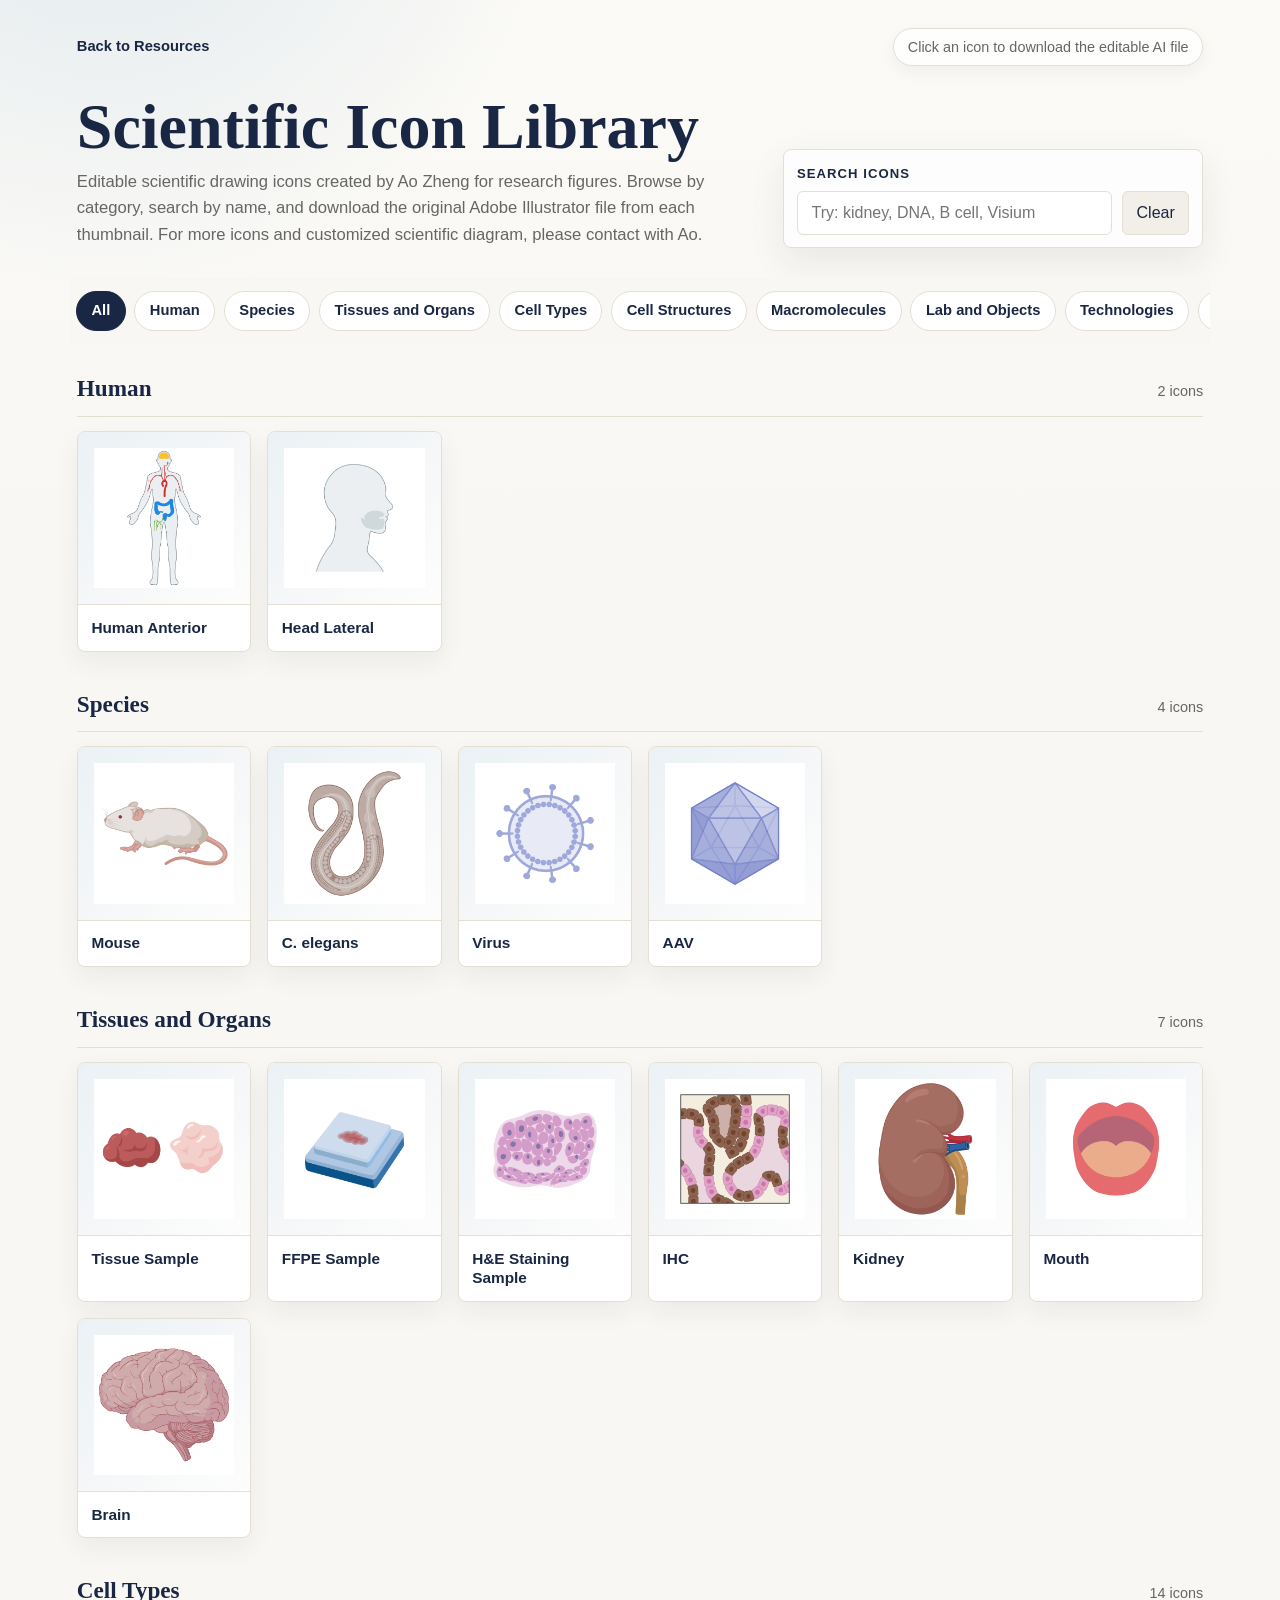
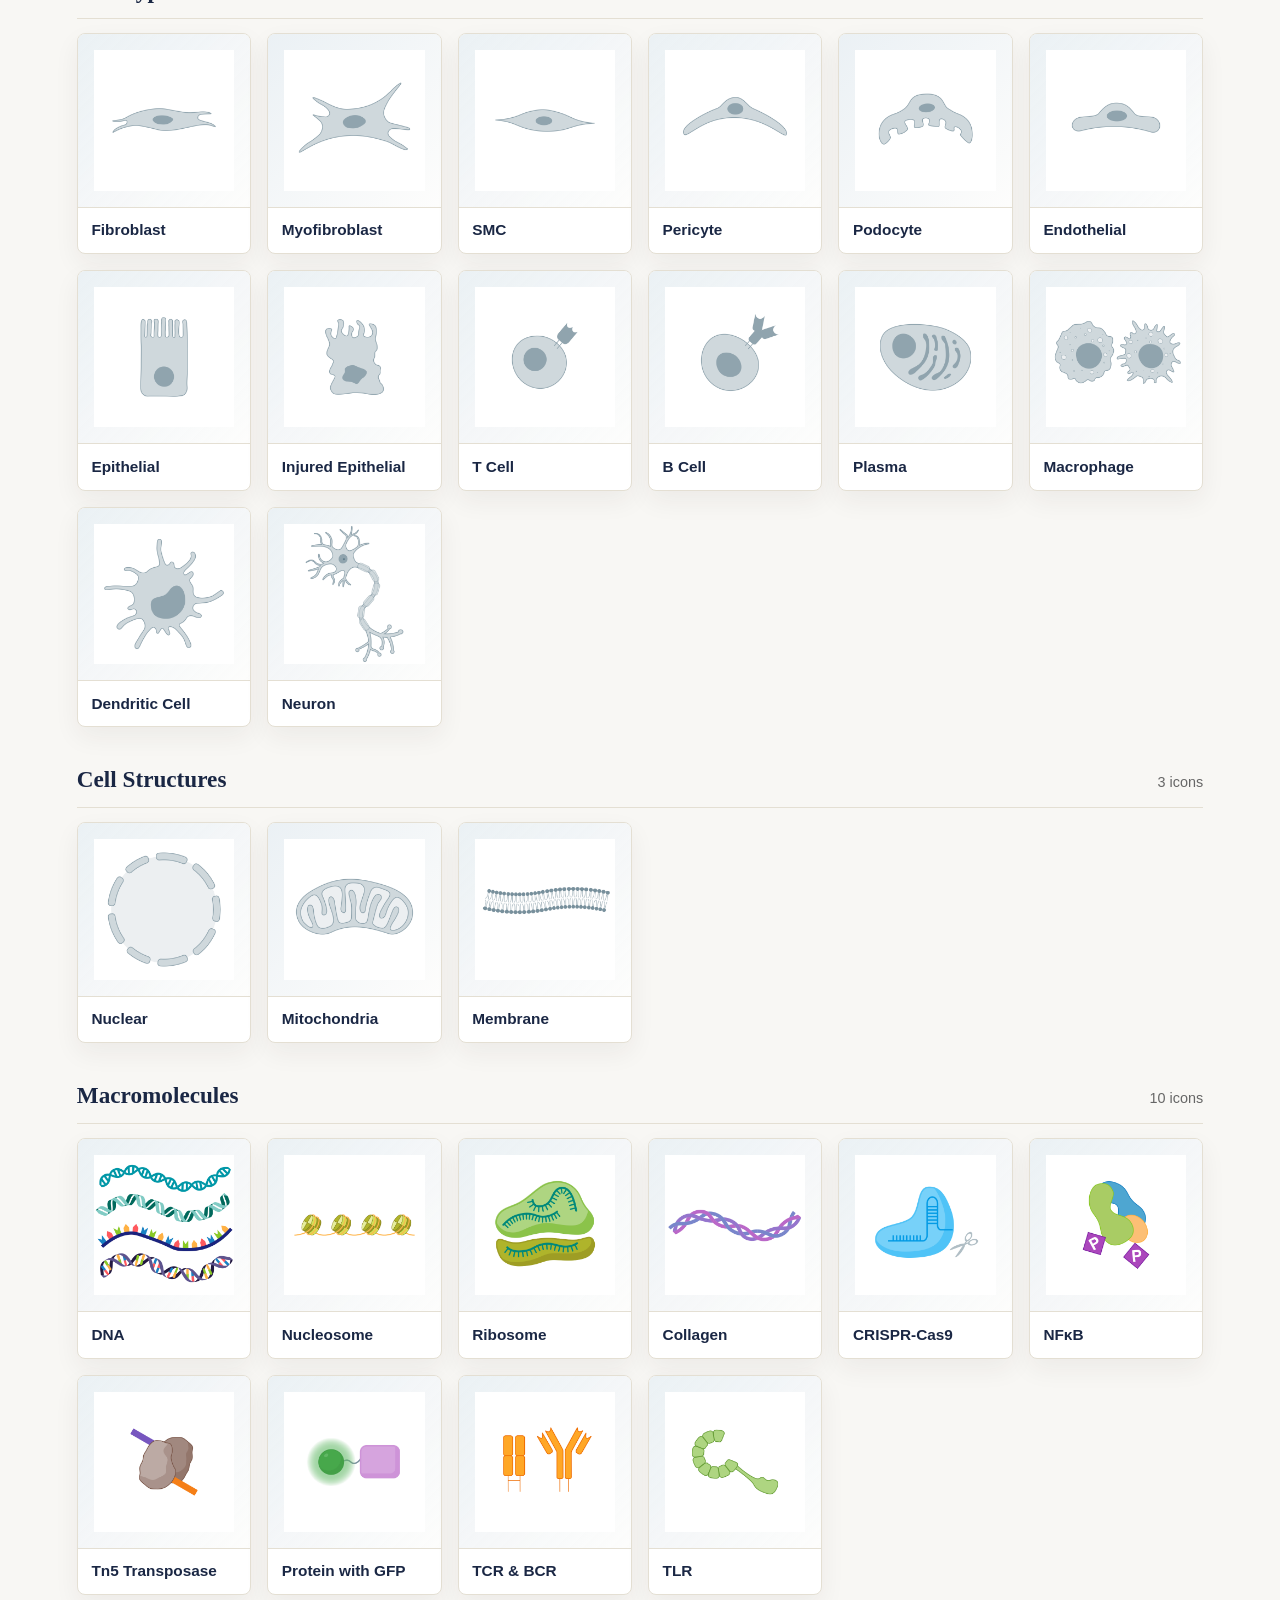
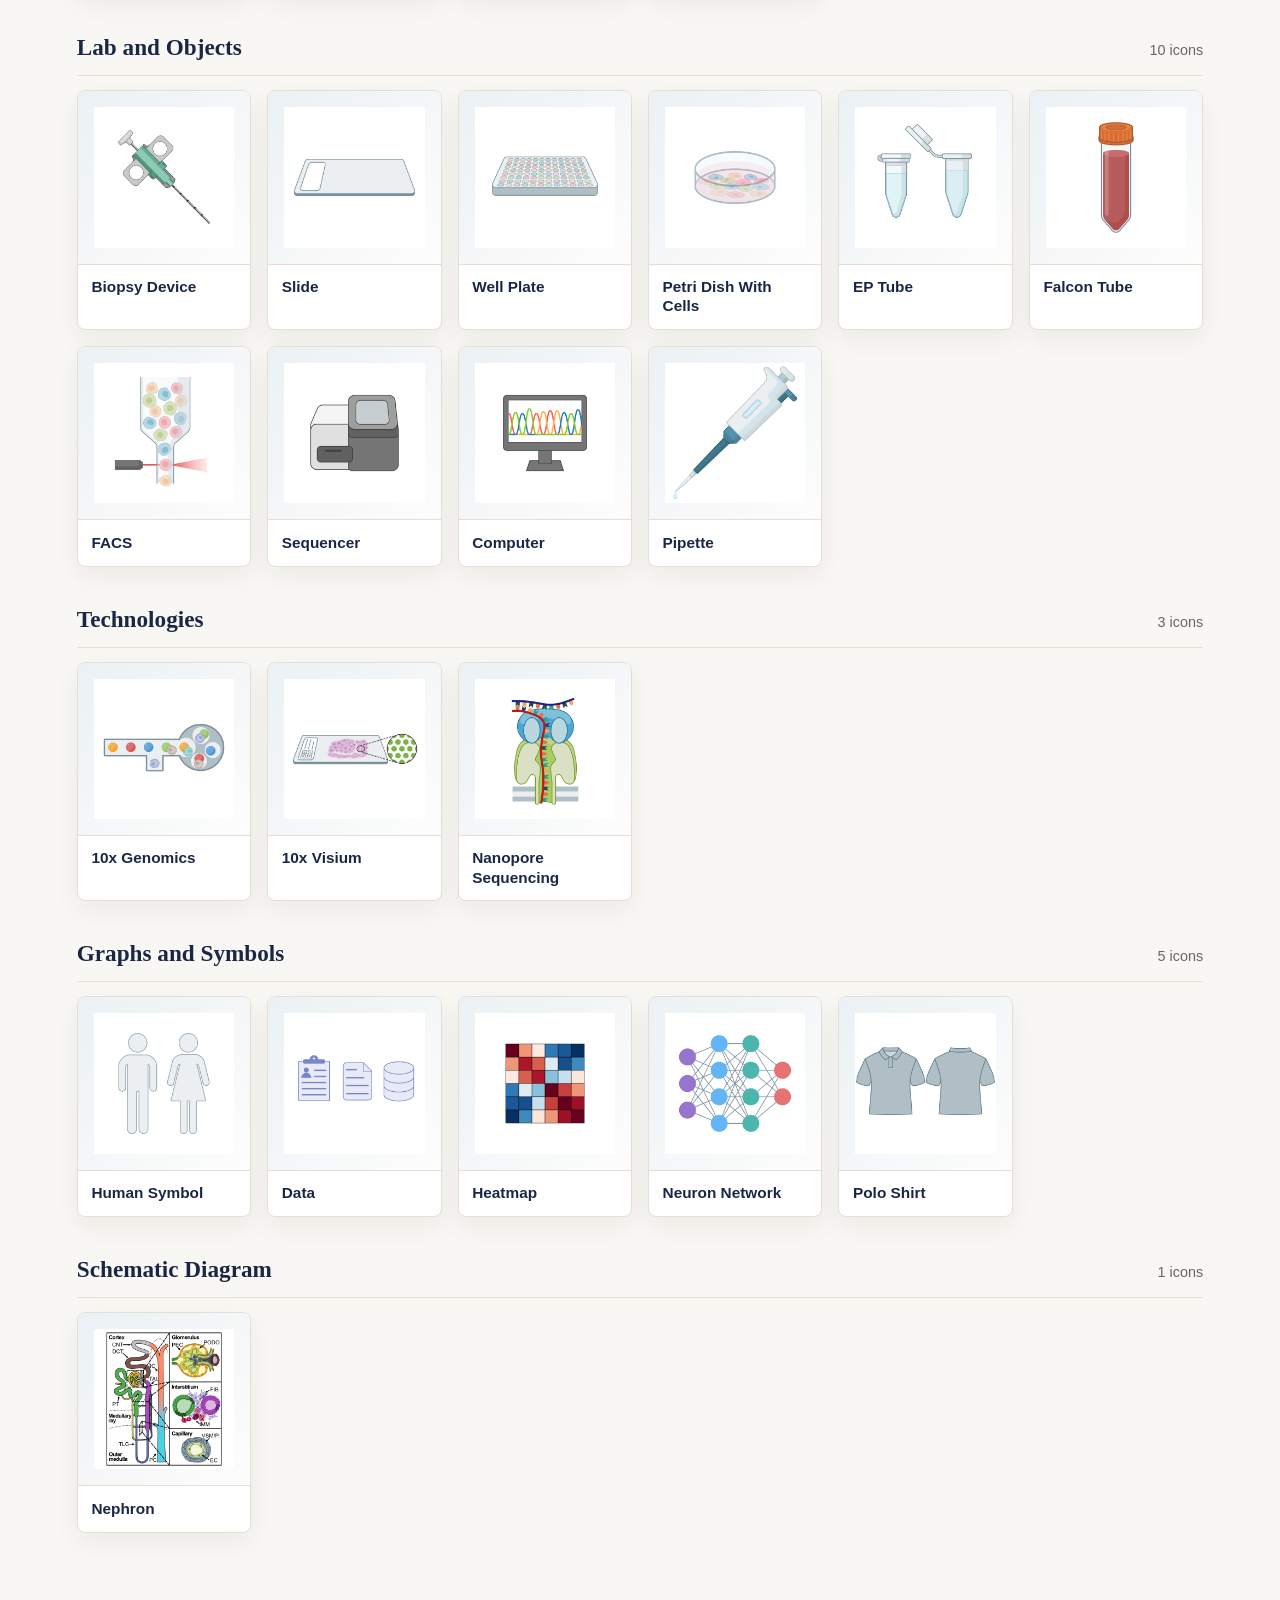
<file: resources/icon_library.html>
<!doctype html>
<html lang="en">
<head>
  <meta charset="utf-8">
  <meta name="viewport" content="width=device-width, initial-scale=1">
  <title>Scientific Icon Library</title>
  <link rel="icon" href="../images/favicon.png">
  <style>
    :root {
      --navy: #1a2744;
      --blue: #2a6496;
      --blue-light: #3a7cbd;
      --accent: #c69c4a;
      --text: #2c2c2c;
      --muted: #666;
      --bg: #f8f7f4;
      --panel: #ffffff;
      --line: #e4dfd3;
      --soft: #f1efe8;
      --shadow: 0 14px 36px rgba(46, 42, 35, 0.08);
      --page-width: 88%;
    }

    * { box-sizing: border-box; }

    body {
      margin: 0;
      color: var(--text);
      background:
        radial-gradient(circle at 8% -4%, rgba(58, 124, 189, 0.15), transparent 30rem),
        linear-gradient(180deg, #fbfaf6 0%, var(--bg) 36rem);
      font-family: "Source Sans 3", "Source Sans Pro", "Helvetica Neue", Arial, sans-serif;
      line-height: 1.6;
    }

    a { color: var(--blue); text-decoration: none; }
    a:hover { text-decoration: underline; }
    button, input { font: inherit; }

    .shell {
      width: var(--page-width);
      margin: 0 auto;
      padding: 28px 0 56px;
    }

    .topbar {
      display: flex;
      align-items: center;
      justify-content: space-between;
      gap: 1rem;
      margin-bottom: 28px;
    }

    .back-link {
      color: var(--navy);
      font-size: 0.92rem;
      font-weight: 700;
    }

    .download-status {
      min-height: 2.3rem;
      display: inline-flex;
      align-items: center;
      padding: 0.42rem 0.85rem;
      border: 1px solid var(--line);
      border-radius: 999px;
      background: rgba(255, 255, 255, 0.82);
      color: var(--muted);
      font-size: 0.9rem;
      white-space: nowrap;
      box-shadow: 0 6px 16px rgba(46, 42, 35, 0.05);
    }

    .download-status.active {
      border-color: rgba(42, 100, 150, 0.28);
      color: var(--navy);
      background: #e9f1f8;
    }

    .hero {
      display: grid;
      grid-template-columns: minmax(0, 1fr) minmax(300px, 420px);
      gap: 2rem;
      align-items: end;
      margin-bottom: 30px;
    }

    h1 {
      margin: 0 0 0.55rem;
      color: var(--navy);
      font-family: Georgia, "Times New Roman", serif;
      font-size: clamp(2.15rem, 5vw, 4.5rem);
      line-height: 1.02;
      letter-spacing: 0;
    }

    .hero p {
      max-width: 720px;
      margin: 0;
      color: var(--muted);
      font-size: 1.04rem;
    }

    .search-panel {
      border: 1px solid var(--line);
      border-radius: 8px;
      background: rgba(255, 255, 255, 0.78);
      box-shadow: var(--shadow);
      padding: 0.8rem;
    }

    .search-panel label {
      display: block;
      margin: 0 0 0.45rem;
      color: var(--navy);
      font-size: 0.82rem;
      font-weight: 700;
      letter-spacing: 0.08em;
      text-transform: uppercase;
    }

    .search-row {
      display: flex;
      align-items: center;
      gap: 0.6rem;
    }

    .search-row input {
      width: 100%;
      min-width: 0;
      height: 2.7rem;
      border: 1px solid var(--line);
      border-radius: 6px;
      background: #fff;
      color: var(--text);
      padding: 0 0.85rem;
      outline: none;
    }

    .search-row input:focus {
      border-color: var(--blue);
      box-shadow: 0 0 0 3px rgba(42, 100, 150, 0.12);
    }

    .clear-btn {
      height: 2.7rem;
      border: 1px solid var(--line);
      border-radius: 6px;
      background: var(--soft);
      color: var(--navy);
      padding: 0 0.85rem;
      cursor: pointer;
    }

    .filter-tabs {
      position: sticky;
      top: 0;
      z-index: 10;
      display: flex;
      gap: 0.55rem;
      overflow: auto;
      margin: 0 -0.4rem 26px;
      padding: 0.8rem 0.4rem;
      background: rgba(248, 247, 244, 0.92);
      backdrop-filter: blur(12px);
    }

    .filter-tabs button {
      flex: 0 0 auto;
      border: 1px solid var(--line);
      border-radius: 999px;
      background: #fff;
      color: var(--navy);
      padding: 0.45rem 0.9rem;
      font-size: 0.92rem;
      font-weight: 700;
      cursor: pointer;
      transition: background 0.16s, border-color 0.16s, color 0.16s;
    }

    .filter-tabs button[aria-pressed="true"] {
      border-color: var(--navy);
      background: var(--navy);
      color: #fff;
    }

    .section {
      margin: 0 0 34px;
    }

    .section-heading {
      display: flex;
      align-items: baseline;
      justify-content: space-between;
      gap: 1rem;
      margin-bottom: 14px;
      border-bottom: 1px solid var(--line);
      padding-bottom: 0.55rem;
    }

    .section-heading h2 {
      margin: 0;
      color: var(--navy);
      font-family: Georgia, "Times New Roman", serif;
      font-size: 1.45rem;
      letter-spacing: 0;
    }

    .count {
      color: var(--muted);
      font-size: 0.9rem;
    }

    .icon-grid {
      display: grid;
      grid-template-columns: repeat(auto-fill, minmax(150px, 1fr));
      gap: 16px;
    }

    .icon-card {
      display: flex;
      min-height: 178px;
      overflow: hidden;
      border: 1px solid var(--line);
      border-radius: 8px;
      background: var(--panel);
      box-shadow: 0 10px 26px rgba(46, 42, 35, 0.06);
      color: var(--text);
      transition: transform 0.16s ease, box-shadow 0.16s ease, border-color 0.16s ease;
    }

    .icon-card:hover {
      transform: translateY(-2px);
      border-color: rgba(42, 100, 150, 0.32);
      box-shadow: var(--shadow);
      text-decoration: none;
    }

    .icon-inner {
      display: flex;
      flex: 1;
      flex-direction: column;
      min-width: 0;
    }

    .icon-preview {
      display: grid;
      place-items: center;
      aspect-ratio: 1 / 0.78;
      padding: 1rem;
      border-bottom: 1px solid var(--line);
      background:
        linear-gradient(135deg, rgba(233, 241, 248, 0.78), rgba(255, 255, 255, 0.88)),
        var(--soft);
    }

    .icon-preview img {
      width: 100%;
      height: 100%;
      object-fit: contain;
      display: block;
    }

    .icon-meta {
      display: grid;
      gap: 0.22rem;
      padding: 0.78rem 0.85rem 0.85rem;
    }

    .icon-name {
      color: var(--navy);
      font-size: 0.96rem;
      font-weight: 700;
      line-height: 1.25;
      overflow-wrap: anywhere;
    }

    .empty {
      border: 1px solid var(--line);
      border-radius: 8px;
      background: rgba(255, 255, 255, 0.78);
      color: var(--muted);
      padding: 1rem;
    }

    .hidden { display: none !important; }

    @media (max-width: 860px) {
      .hero {
        grid-template-columns: 1fr;
        gap: 1.1rem;
      }

      .filter-tabs { top: 0; }
    }

    @media (max-width: 560px) {
      .shell {
        padding-top: 18px;
      }

      .topbar {
        align-items: flex-start;
        flex-direction: column;
        margin-bottom: 20px;
      }

      .download-status {
        width: 100%;
        justify-content: center;
      }

      h1 { font-size: 2.25rem; }

      .search-row {
        align-items: stretch;
        flex-direction: column;
      }

      .clear-btn { width: 100%; }

      .icon-grid {
        grid-template-columns: repeat(2, minmax(0, 1fr));
        gap: 12px;
      }

      .icon-card { min-height: 158px; }
      .icon-preview { padding: 0.75rem; }
      .icon-name { font-size: 0.86rem; }
    }
  </style>
</head>
<body>
  <main class="shell">
    <div class="topbar">
      <a class="back-link" href="../index.html#resources">Back to Resources</a>
      <div class="download-status" id="downloadStatus">Click an icon to download the editable AI file</div>
    </div>

    <section class="hero" aria-labelledby="pageTitle">
      <div>
        <h1 id="pageTitle">Scientific Icon Library</h1>
        <p>Editable scientific drawing icons created by Ao Zheng for research figures. Browse by category, search by name, and download the original Adobe Illustrator file from each thumbnail. For more icons and customized scientific diagram, please contact with Ao.</p>
      </div>
      <div class="search-panel">
        <label for="search">Search icons</label>
        <div class="search-row">
          <input id="search" type="search" placeholder="Try: kidney, DNA, B cell, Visium">
          <button class="clear-btn" type="button" id="clearSearch">Clear</button>
        </div>
      </div>
    </section>

    <nav class="filter-tabs" id="filters" aria-label="Icon category filters"></nav>
    <div id="library"></div>
    <div class="empty hidden" id="empty">No icons match the current search.</div>
  </main>

  <script>
    const categories = [
          {
                "id": "human",
                "title": "Human",
                "icons": [
                      "human_anterior",
                      "head_lateral"
                ]
          },
          {
                "id": "species",
                "title": "Species",
                "icons": [
                      "mouse",
                      "c_elegans",
                      "virus",
                      "aav"
                ]
          },
          {
                "id": "tissues_and_organs",
                "title": "Tissues and Organs",
                "icons": [
                      "tissue_sample",
                      "ffpe_sample",
                      "he_staining_sample",
                      "ihc",
                      "kidney",
                      "mouth",
                      "brain"
                ]
          },
          {
                "id": "cell_types",
                "title": "Cell Types",
                "icons": [
                      "fibroblast",
                      "myofibroblast",
                      "smc",
                      "pericyte",
                      "podocyte",
                      "endothelial",
                      "epithelial",
                      "injured_epitheial",
                      "t",
                      "b",
                      "plasma",
                      "macrophage",
                      "dendritic_cell",
                      "neuron"
                ]
          },
          {
                "id": "cell_structures",
                "title": "Cell Structures",
                "icons": [
                      "nuclear",
                      "mitochondria",
                      "membrane"
                ]
          },
          {
                "id": "macromolecules",
                "title": "Macromolecules",
                "icons": [
                      "dna",
                      "nucleosome",
                      "ribosome",
                      "collagen",
                      "crispr_cas9",
                      "nfkb",
                      "tn5",
                      "protein_with_gfp",
                      "tcr_bcr",
                      "tlr"
                ]
          },
          {
                "id": "lab_and_objects",
                "title": "Lab and Objects",
                "icons": [
                      "biopsy_device",
                      "slide",
                      "well_plate",
                      "petri_dish_with_cells",
                      "ep_tube",
                      "falcon_tube",
                      "facs",
                      "sequencer",
                      "computer",
                      "pipette"
                ]
          },
          {
                "id": "technologies",
                "title": "Technologies",
                "icons": [
                      "10x_genomics",
                      "10x_visium",
                      "nanopore_sequencing"
                ]
          },
          {
                "id": "graphs_and_symbols",
                "title": "Graphs and Symbols",
                "icons": [
                      "human_symbol",
                      "data",
                      "heatmap",
                      "neuron_network",
                      "polo_shirt"
                ]
          },
          {
                "id": "schematic_diagram",
                "title": "Schematic Diagram",
                "icons": [
                      "nephron"
                ]
          }
    ];

    const labels = {
      b: "B Cell",
      crispr_cas9: "CRISPR-Cas9",
      dna: "DNA",
      ep_tube: "EP Tube",
      ffpe_sample: "FFPE Sample",
      he_staining_sample: "H&E Staining Sample",
      head_lateral: "Head Lateral",
      human_anterior: "Human Anterior",
      injured_epitheial: "Injured Epithelial",
      nuclear: "Nuclear",
      smc: "SMC",
      t: "T Cell",
      nfkb: "NFκB",
      tcr_bcr: "TCR & BCR",
      tlr: "TLR",
      tn5: "Tn5 Transposase",
      ihc: "IHC",
      facs: "FACS",
      "10x_genomics": "10x Genomics",
      "10x_visium": "10x Visium",
      protein_with_gfp: "Protein with GFP",
      tlr_nfkb_pathway: "TLR-NFκB Pathway",
      c_elegans: "C. elegans",
      aav: "AAV"
    };

    const filters = document.getElementById("filters");
    const library = document.getElementById("library");
    const search = document.getElementById("search");
    const clearSearch = document.getElementById("clearSearch");
    const empty = document.getElementById("empty");
    const downloadStatus = document.getElementById("downloadStatus");
    let activeCategory = "all";

    function titleCase(value) {
      if (labels[value]) return labels[value];
      return value
        .replace(/_/g, " ")
        .replace(/\b\w/g, char => char.toUpperCase());
    }

    function iconMatches(icon, categoryTitle, query) {
      if (!query) return true;
      const haystack = `${icon} ${titleCase(icon)} ${categoryTitle}`.toLowerCase();
      return haystack.includes(query);
    }

    function makeFilterButton(id, title) {
      const button = document.createElement("button");
      button.type = "button";
      button.dataset.category = id;
      button.setAttribute("aria-pressed", id === activeCategory ? "true" : "false");
      button.textContent = title;
      button.addEventListener("click", () => {
        activeCategory = id;
        render();
      });
      return button;
    }

    function renderFilters() {
      filters.replaceChildren(
        makeFilterButton("all", "All"),
        ...categories.map(category => makeFilterButton(category.id, category.title))
      );
    }

    function render() {
      const query = search.value.trim().toLowerCase();
      const sections = [];
      let visibleCount = 0;

      categories.forEach(category => {
        if (activeCategory !== "all" && activeCategory !== category.id) return;

        const icons = category.icons.filter(icon => iconMatches(icon, category.title, query));
        if (!icons.length) return;

        visibleCount += icons.length;
        const section = document.createElement("section");
        section.className = "section";
        section.id = category.id;

        const heading = document.createElement("div");
        heading.className = "section-heading";
        heading.innerHTML = `<h2>${category.title}</h2><span class="count">${icons.length} icons</span>`;

        const grid = document.createElement("div");
        grid.className = "icon-grid";

        icons.forEach(icon => {
          const name = titleCase(icon);
          const link = document.createElement("a");
          link.className = "icon-card";
          link.href = `icon_library/${category.id}/${icon}.ai`;
          link.download = `${icon}.ai`;
          link.setAttribute("aria-label", `Download ${name} Adobe Illustrator file`);
          link.innerHTML = `
            <span class="icon-inner">
              <span class="icon-preview">
                <img src="icon_library_thumbs/${category.id}/${icon}.png" alt="${name} icon preview" loading="lazy">
              </span>
              <span class="icon-meta">
                <span class="icon-name">${name}</span>
              </span>
            </span>
          `;
          link.addEventListener("click", () => {
            downloadStatus.textContent = `Downloading ${name}.ai`;
            downloadStatus.classList.add("active");
            window.clearTimeout(downloadStatus.dataset.timer);
            downloadStatus.dataset.timer = window.setTimeout(() => {
              downloadStatus.textContent = "Click an icon to download the editable AI file";
              downloadStatus.classList.remove("active");
            }, 2200);
          });
          grid.appendChild(link);
        });

        section.append(heading, grid);
        sections.push(section);
      });

      library.replaceChildren(...sections);
      empty.classList.toggle("hidden", visibleCount !== 0);
      renderFilters();
    }

    search.addEventListener("input", render);
    clearSearch.addEventListener("click", () => {
      search.value = "";
      search.focus();
      render();
    });

    render();
  </script>
</body>
</html>
</file>
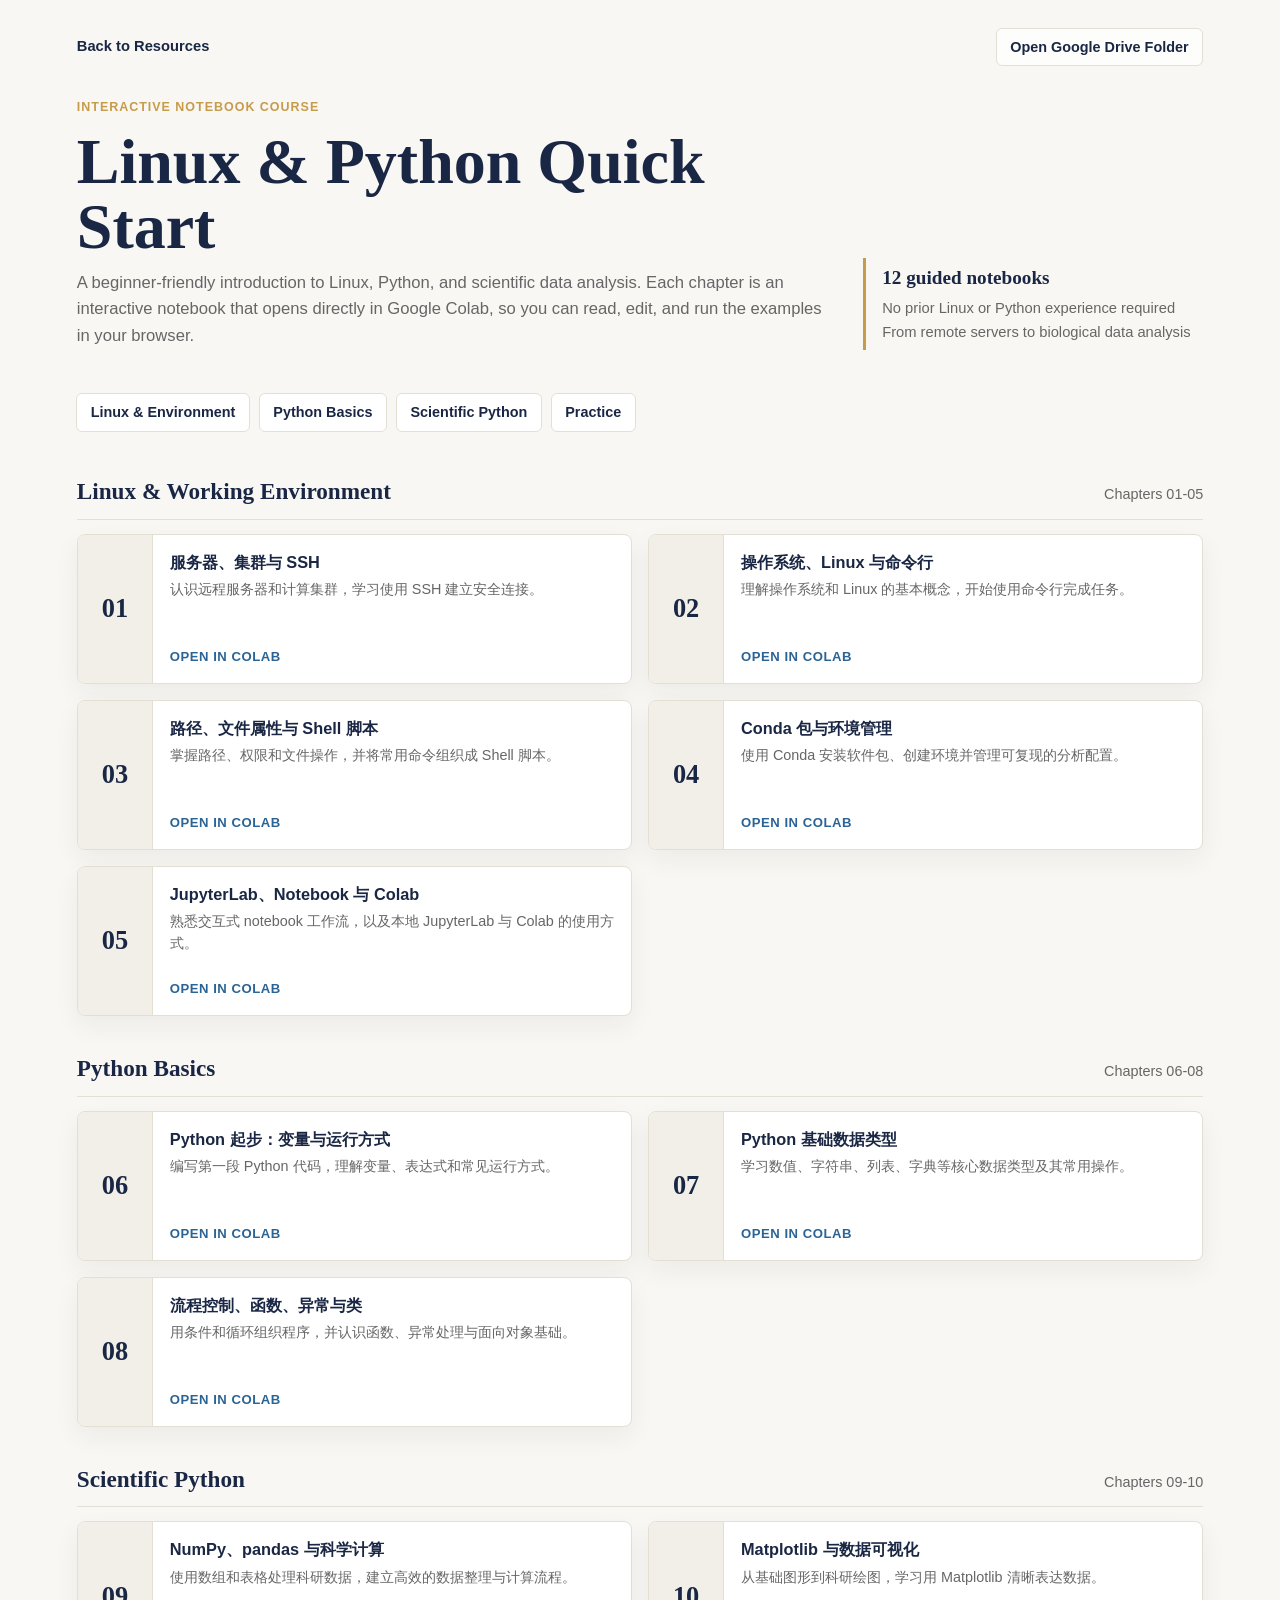
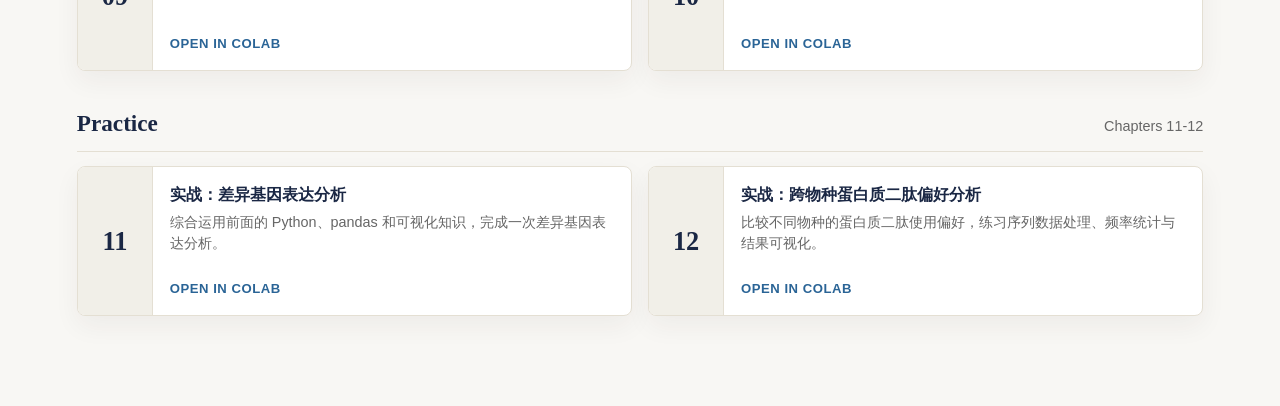
<file: resources/linux_python_quickstart.html>
<!doctype html>
<html lang="zh-CN">
<head>
  <meta charset="utf-8">
  <meta name="viewport" content="width=device-width, initial-scale=1">
  <meta name="description" content="A beginner-friendly Linux and Python course by Ao Zheng, presented as interactive Google Colab notebooks.">
  <title>Linux &amp; Python Quick Start</title>
  <link rel="icon" href="../images/favicon.png">
  <style>
    :root {
      --navy: #1a2744;
      --blue: #2a6496;
      --blue-light: #3a7cbd;
      --accent: #c69c4a;
      --text: #2c2c2c;
      --muted: #666;
      --bg: #f8f7f4;
      --panel: #fff;
      --line: #e4dfd3;
      --soft: #f1efe8;
      --shadow: 0 14px 36px rgba(46, 42, 35, 0.08);
      --page-width: 88%;
    }

    * { box-sizing: border-box; }

    html { scroll-behavior: smooth; }

    body {
      margin: 0;
      color: var(--text);
      background: var(--bg);
      font-family: "Source Sans 3", "Source Sans Pro", "Helvetica Neue", Arial, "PingFang SC", "Microsoft YaHei", sans-serif;
      line-height: 1.6;
    }

    a { color: var(--blue); text-decoration: none; }
    a:hover { text-decoration: underline; }

    .shell {
      width: var(--page-width);
      margin: 0 auto;
      padding: 28px 0 56px;
    }

    .topbar {
      display: flex;
      align-items: center;
      justify-content: space-between;
      gap: 1rem;
      margin-bottom: 32px;
    }

    .back-link {
      color: var(--navy);
      font-size: 0.92rem;
      font-weight: 700;
    }

    .folder-link {
      display: inline-flex;
      align-items: center;
      min-height: 2.3rem;
      padding: 0.42rem 0.85rem;
      border: 1px solid var(--line);
      border-radius: 6px;
      background: rgba(255, 255, 255, 0.72);
      color: var(--navy);
      font-size: 0.9rem;
      font-weight: 700;
    }

    .folder-link:hover {
      border-color: rgba(42, 100, 150, 0.35);
      text-decoration: none;
    }

    .hero {
      display: grid;
      grid-template-columns: minmax(0, 1fr) minmax(250px, 340px);
      gap: 2rem;
      align-items: end;
      margin-bottom: 30px;
    }

    .hero > * { min-width: 0; }

    .eyebrow {
      margin: 0 0 0.65rem;
      color: var(--accent);
      font-size: 0.78rem;
      font-weight: 800;
      letter-spacing: 0.08em;
      text-transform: uppercase;
    }

    h1 {
      max-width: 820px;
      margin: 0 0 0.65rem;
      color: var(--navy);
      font-family: Georgia, "Times New Roman", serif;
      font-size: clamp(2.15rem, 5vw, 4.5rem);
      line-height: 1.02;
      letter-spacing: 0;
      overflow-wrap: break-word;
    }

    .hero-copy {
      max-width: 760px;
      margin: 0;
      color: var(--muted);
      font-size: 1.04rem;
    }

    .course-summary {
      border-left: 3px solid var(--accent);
      padding: 0.35rem 0 0.35rem 1rem;
    }

    .course-summary strong {
      display: block;
      margin-bottom: 0.18rem;
      color: var(--navy);
      font-family: Georgia, "Times New Roman", serif;
      font-size: 1.2rem;
    }

    .course-summary span {
      display: block;
      color: var(--muted);
      font-size: 0.92rem;
    }

    .course-nav {
      position: sticky;
      top: 0;
      z-index: 10;
      display: flex;
      gap: 0.55rem;
      overflow-x: auto;
      margin: 0 -0.4rem 28px;
      padding: 0.8rem 0.4rem;
      background: rgba(248, 247, 244, 0.94);
      backdrop-filter: blur(12px);
    }

    .course-nav a {
      flex: 0 0 auto;
      padding: 0.45rem 0.85rem;
      border: 1px solid var(--line);
      border-radius: 6px;
      background: var(--panel);
      color: var(--navy);
      font-size: 0.9rem;
      font-weight: 700;
    }

    .course-nav a:hover {
      border-color: rgba(42, 100, 150, 0.35);
      text-decoration: none;
    }

    .course-section {
      scroll-margin-top: 80px;
      margin-bottom: 34px;
    }

    .section-heading {
      display: flex;
      align-items: baseline;
      justify-content: space-between;
      gap: 1rem;
      margin-bottom: 14px;
      border-bottom: 1px solid var(--line);
      padding-bottom: 0.55rem;
    }

    .section-heading h2 {
      margin: 0;
      color: var(--navy);
      font-family: Georgia, "Times New Roman", serif;
      font-size: 1.45rem;
      letter-spacing: 0;
    }

    .section-heading span {
      color: var(--muted);
      font-size: 0.9rem;
      white-space: nowrap;
    }

    .chapter-grid {
      display: grid;
      grid-template-columns: repeat(2, minmax(0, 1fr));
      gap: 16px;
    }

    .chapter-card {
      display: grid;
      grid-template-columns: 4.7rem minmax(0, 1fr);
      min-height: 150px;
      overflow: hidden;
      border: 1px solid var(--line);
      border-radius: 8px;
      background: var(--panel);
      color: var(--text);
      box-shadow: 0 10px 26px rgba(46, 42, 35, 0.055);
      transition: transform 0.16s ease, box-shadow 0.16s ease, border-color 0.16s ease;
    }

    .chapter-card:hover {
      transform: translateY(-2px);
      border-color: rgba(42, 100, 150, 0.34);
      box-shadow: var(--shadow);
      text-decoration: none;
    }

    .chapter-number {
      display: grid;
      place-items: center;
      border-right: 1px solid var(--line);
      background: var(--soft);
      color: var(--navy);
      font-family: Georgia, "Times New Roman", serif;
      font-size: 1.65rem;
      font-weight: 700;
    }

    .chapter-content {
      display: flex;
      flex-direction: column;
      min-width: 0;
      padding: 1rem 1.05rem;
    }

    .chapter-title {
      margin: 0 0 0.42rem;
      color: var(--navy);
      font-size: 1.02rem;
      font-weight: 750;
      line-height: 1.35;
      overflow-wrap: anywhere;
    }

    .chapter-description {
      margin: 0 0 0.75rem;
      color: var(--muted);
      font-size: 0.9rem;
      line-height: 1.48;
    }

    .colab-label {
      margin-top: auto;
      color: var(--blue);
      font-size: 0.82rem;
      font-weight: 800;
      letter-spacing: 0.04em;
      text-transform: uppercase;
    }

    @media (max-width: 860px) {
      .hero {
        grid-template-columns: 1fr;
        gap: 1.2rem;
      }

      .chapter-grid { grid-template-columns: 1fr; }
    }

    @media (max-width: 560px) {
      .shell { padding-top: 18px; }

      .topbar {
        align-items: flex-start;
        flex-direction: column;
        margin-bottom: 24px;
      }

      .folder-link { width: 100%; justify-content: center; }
      h1 { font-size: 2.25rem; }

      .section-heading {
        align-items: flex-start;
        flex-direction: column;
        gap: 0.12rem;
      }

      .chapter-card {
        grid-template-columns: 3.5rem minmax(0, 1fr);
        min-height: 142px;
      }

      .chapter-number { font-size: 1.35rem; }
      .chapter-content { padding: 0.9rem; }
      .chapter-title { font-size: 0.96rem; }

    }
  </style>
</head>
<body>
  <main class="shell">
    <div class="topbar">
      <a class="back-link" href="../index.html#resources">Back to Resources</a>
      <a class="folder-link" href="https://drive.google.com/drive/folders/1VxQxpzzwMUuAEgUey4sbqXT0b8qPLO3B?usp=sharing" target="_blank" rel="noopener">Open Google Drive Folder</a>
    </div>

    <section class="hero" aria-labelledby="pageTitle">
      <div>
        <p class="eyebrow">Interactive notebook course</p>
        <h1 id="pageTitle">Linux &amp; Python Quick Start</h1>
        <p class="hero-copy">A beginner-friendly introduction to Linux, Python, and scientific data analysis. Each chapter is an interactive notebook that opens directly in Google Colab, so you can read, edit, and run the examples in your browser.</p>
      </div>
      <div class="course-summary" aria-label="Course summary">
        <strong>12 guided notebooks</strong>
        <span>No prior Linux or Python experience required</span>
        <span>From remote servers to biological data analysis</span>
      </div>
    </section>

    <nav class="course-nav" aria-label="Course sections">
      <a href="#linux">Linux &amp; Environment</a>
      <a href="#python">Python Basics</a>
      <a href="#scientific">Scientific Python</a>
      <a href="#practice">Practice</a>
    </nav>

    <section class="course-section" id="linux">
      <div class="section-heading">
        <h2>Linux &amp; Working Environment</h2>
        <span>Chapters 01-05</span>
      </div>
      <div class="chapter-grid">
        <a class="chapter-card" href="https://colab.research.google.com/drive/1pobxKcrXYsnHP0lo9l5e5Rje1C3gz8YO" target="_blank" rel="noopener">
          <span class="chapter-number">01</span>
          <span class="chapter-content">
            <span class="chapter-title">服务器、集群与 SSH</span>
            <span class="chapter-description">认识远程服务器和计算集群，学习使用 SSH 建立安全连接。</span>
            <span class="colab-label">Open in Colab</span>
          </span>
        </a>
        <a class="chapter-card" href="https://colab.research.google.com/drive/1LklXU911vAExDV42aQSch0JmCaCuIoDE" target="_blank" rel="noopener">
          <span class="chapter-number">02</span>
          <span class="chapter-content">
            <span class="chapter-title">操作系统、Linux 与命令行</span>
            <span class="chapter-description">理解操作系统和 Linux 的基本概念，开始使用命令行完成任务。</span>
            <span class="colab-label">Open in Colab</span>
          </span>
        </a>
        <a class="chapter-card" href="https://colab.research.google.com/drive/1TzYpNQC-EYuX396MknUB8ZKWogFNwPIM" target="_blank" rel="noopener">
          <span class="chapter-number">03</span>
          <span class="chapter-content">
            <span class="chapter-title">路径、文件属性与 Shell 脚本</span>
            <span class="chapter-description">掌握路径、权限和文件操作，并将常用命令组织成 Shell 脚本。</span>
            <span class="colab-label">Open in Colab</span>
          </span>
        </a>
        <a class="chapter-card" href="https://colab.research.google.com/drive/1ctMEoH8P6CSCxiajN112pPOJCD4LuJ13" target="_blank" rel="noopener">
          <span class="chapter-number">04</span>
          <span class="chapter-content">
            <span class="chapter-title">Conda 包与环境管理</span>
            <span class="chapter-description">使用 Conda 安装软件包、创建环境并管理可复现的分析配置。</span>
            <span class="colab-label">Open in Colab</span>
          </span>
        </a>
        <a class="chapter-card" href="https://colab.research.google.com/drive/1Dmr0j1kLKhqgmLyixtE38eIHGnHzHViJ" target="_blank" rel="noopener">
          <span class="chapter-number">05</span>
          <span class="chapter-content">
            <span class="chapter-title">JupyterLab、Notebook 与 Colab</span>
            <span class="chapter-description">熟悉交互式 notebook 工作流，以及本地 JupyterLab 与 Colab 的使用方式。</span>
            <span class="colab-label">Open in Colab</span>
          </span>
        </a>
      </div>
    </section>

    <section class="course-section" id="python">
      <div class="section-heading">
        <h2>Python Basics</h2>
        <span>Chapters 06-08</span>
      </div>
      <div class="chapter-grid">
        <a class="chapter-card" href="https://colab.research.google.com/drive/1xq3Nkml8WY0i1ggMPxGcK5kBoNgi_wzi" target="_blank" rel="noopener">
          <span class="chapter-number">06</span>
          <span class="chapter-content">
            <span class="chapter-title">Python 起步：变量与运行方式</span>
            <span class="chapter-description">编写第一段 Python 代码，理解变量、表达式和常见运行方式。</span>
            <span class="colab-label">Open in Colab</span>
          </span>
        </a>
        <a class="chapter-card" href="https://colab.research.google.com/drive/1BxnuF2Ookw5SDMfJMEoDZsaiozWBGTim" target="_blank" rel="noopener">
          <span class="chapter-number">07</span>
          <span class="chapter-content">
            <span class="chapter-title">Python 基础数据类型</span>
            <span class="chapter-description">学习数值、字符串、列表、字典等核心数据类型及其常用操作。</span>
            <span class="colab-label">Open in Colab</span>
          </span>
        </a>
        <a class="chapter-card" href="https://colab.research.google.com/drive/1azxDkc796Sim63LRz60N7pY0_gf-sLks" target="_blank" rel="noopener">
          <span class="chapter-number">08</span>
          <span class="chapter-content">
            <span class="chapter-title">流程控制、函数、异常与类</span>
            <span class="chapter-description">用条件和循环组织程序，并认识函数、异常处理与面向对象基础。</span>
            <span class="colab-label">Open in Colab</span>
          </span>
        </a>
      </div>
    </section>

    <section class="course-section" id="scientific">
      <div class="section-heading">
        <h2>Scientific Python</h2>
        <span>Chapters 09-10</span>
      </div>
      <div class="chapter-grid">
        <a class="chapter-card" href="https://colab.research.google.com/drive/19BeDKSBkbOEuWHXwbOpxuZX0GOZKrGLU" target="_blank" rel="noopener">
          <span class="chapter-number">09</span>
          <span class="chapter-content">
            <span class="chapter-title">NumPy、pandas 与科学计算</span>
            <span class="chapter-description">使用数组和表格处理科研数据，建立高效的数据整理与计算流程。</span>
            <span class="colab-label">Open in Colab</span>
          </span>
        </a>
        <a class="chapter-card" href="https://colab.research.google.com/drive/15uiVDEj1w9R_3qTF-70CCoNYEIUgA7Aw" target="_blank" rel="noopener">
          <span class="chapter-number">10</span>
          <span class="chapter-content">
            <span class="chapter-title">Matplotlib 与数据可视化</span>
            <span class="chapter-description">从基础图形到科研绘图，学习用 Matplotlib 清晰表达数据。</span>
            <span class="colab-label">Open in Colab</span>
          </span>
        </a>
      </div>
    </section>

    <section class="course-section" id="practice">
      <div class="section-heading">
        <h2>Practice</h2>
        <span>Chapters 11-12</span>
      </div>
      <div class="chapter-grid">
        <a class="chapter-card" href="https://colab.research.google.com/drive/1hkRgld2rdYmQOJ3Og0h_peUq4U0zzsWh" target="_blank" rel="noopener">
          <span class="chapter-number">11</span>
          <span class="chapter-content">
            <span class="chapter-title">实战：差异基因表达分析</span>
            <span class="chapter-description">综合运用前面的 Python、pandas 和可视化知识，完成一次差异基因表达分析。</span>
            <span class="colab-label">Open in Colab</span>
          </span>
        </a>
        <a class="chapter-card" href="https://colab.research.google.com/drive/1-M91_8_pk18Oh7RZBHHauDM0cHjfcelI" target="_blank" rel="noopener">
          <span class="chapter-number">12</span>
          <span class="chapter-content">
            <span class="chapter-title">实战：跨物种蛋白质二肽偏好分析</span>
            <span class="chapter-description">比较不同物种的蛋白质二肽使用偏好，练习序列数据处理、频率统计与结果可视化。</span>
            <span class="colab-label">Open in Colab</span>
          </span>
        </a>
      </div>
    </section>

  </main>
</body>
</html>
</file>
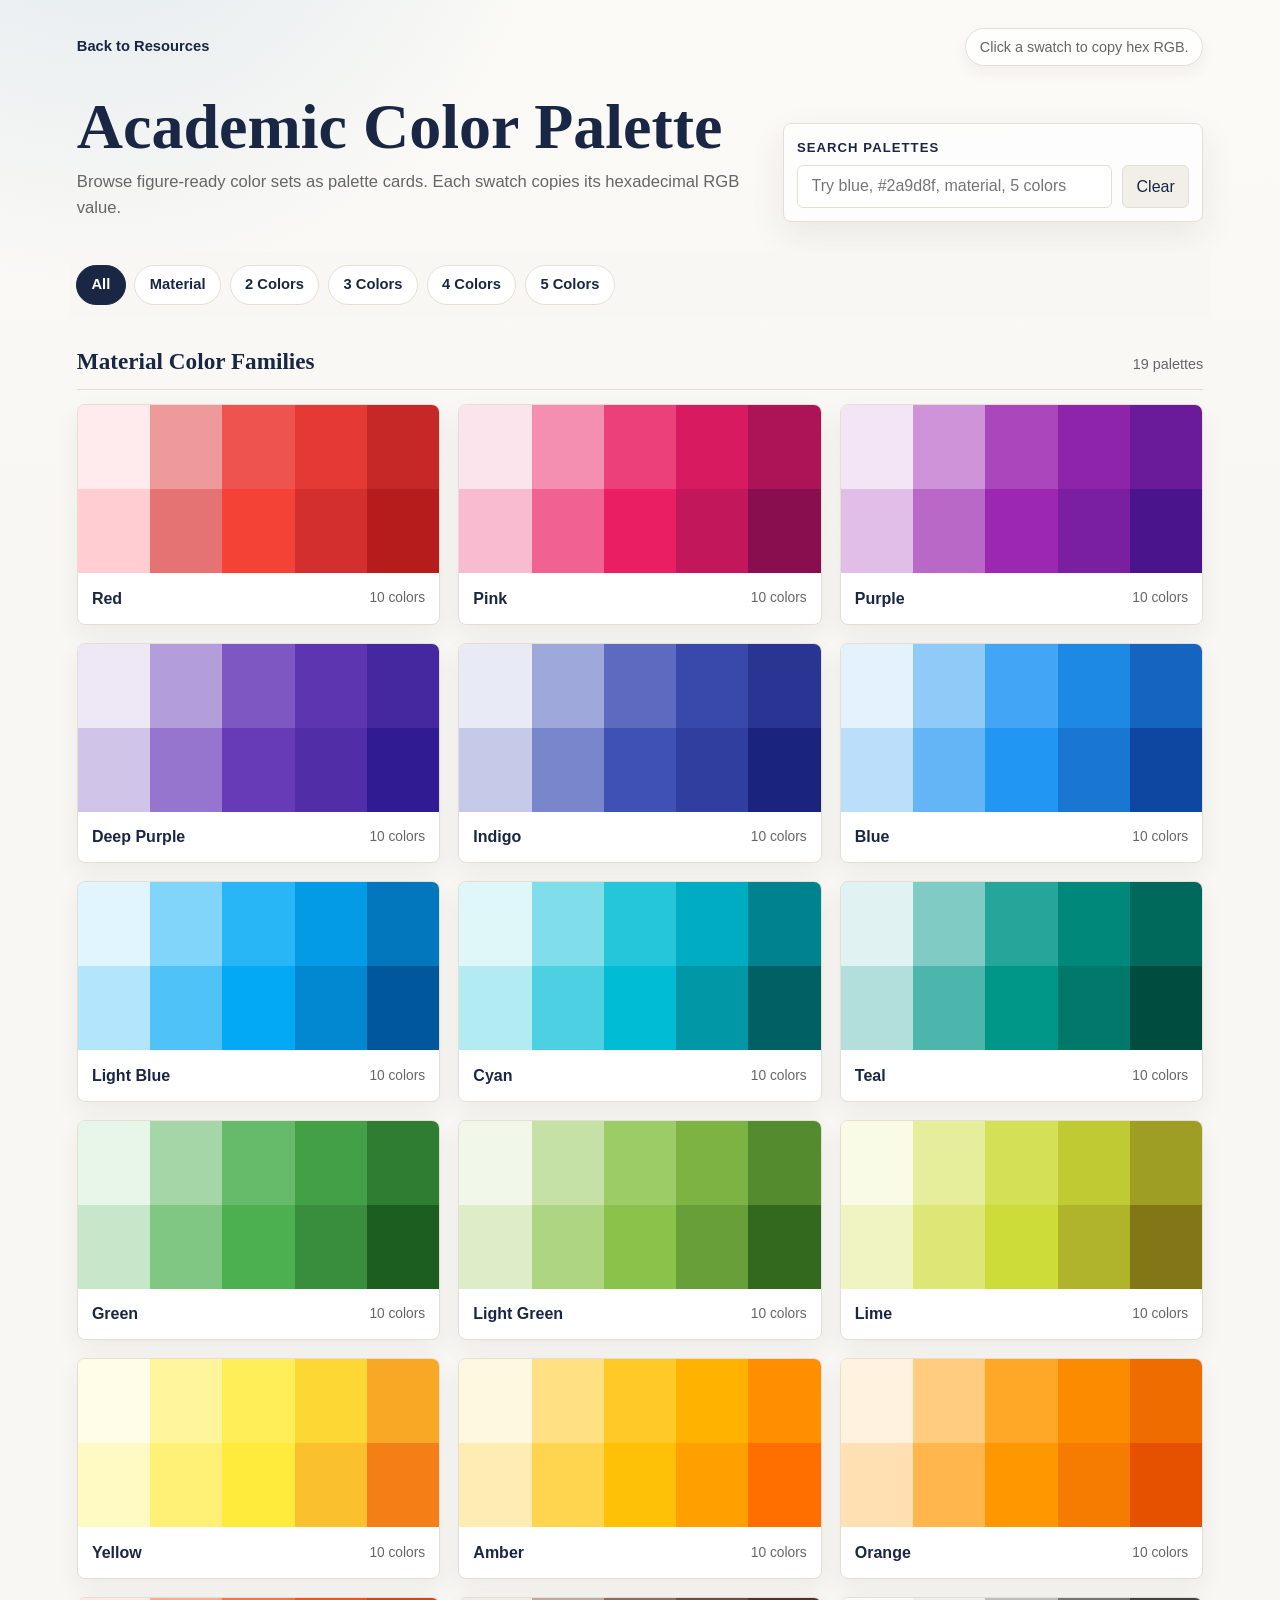
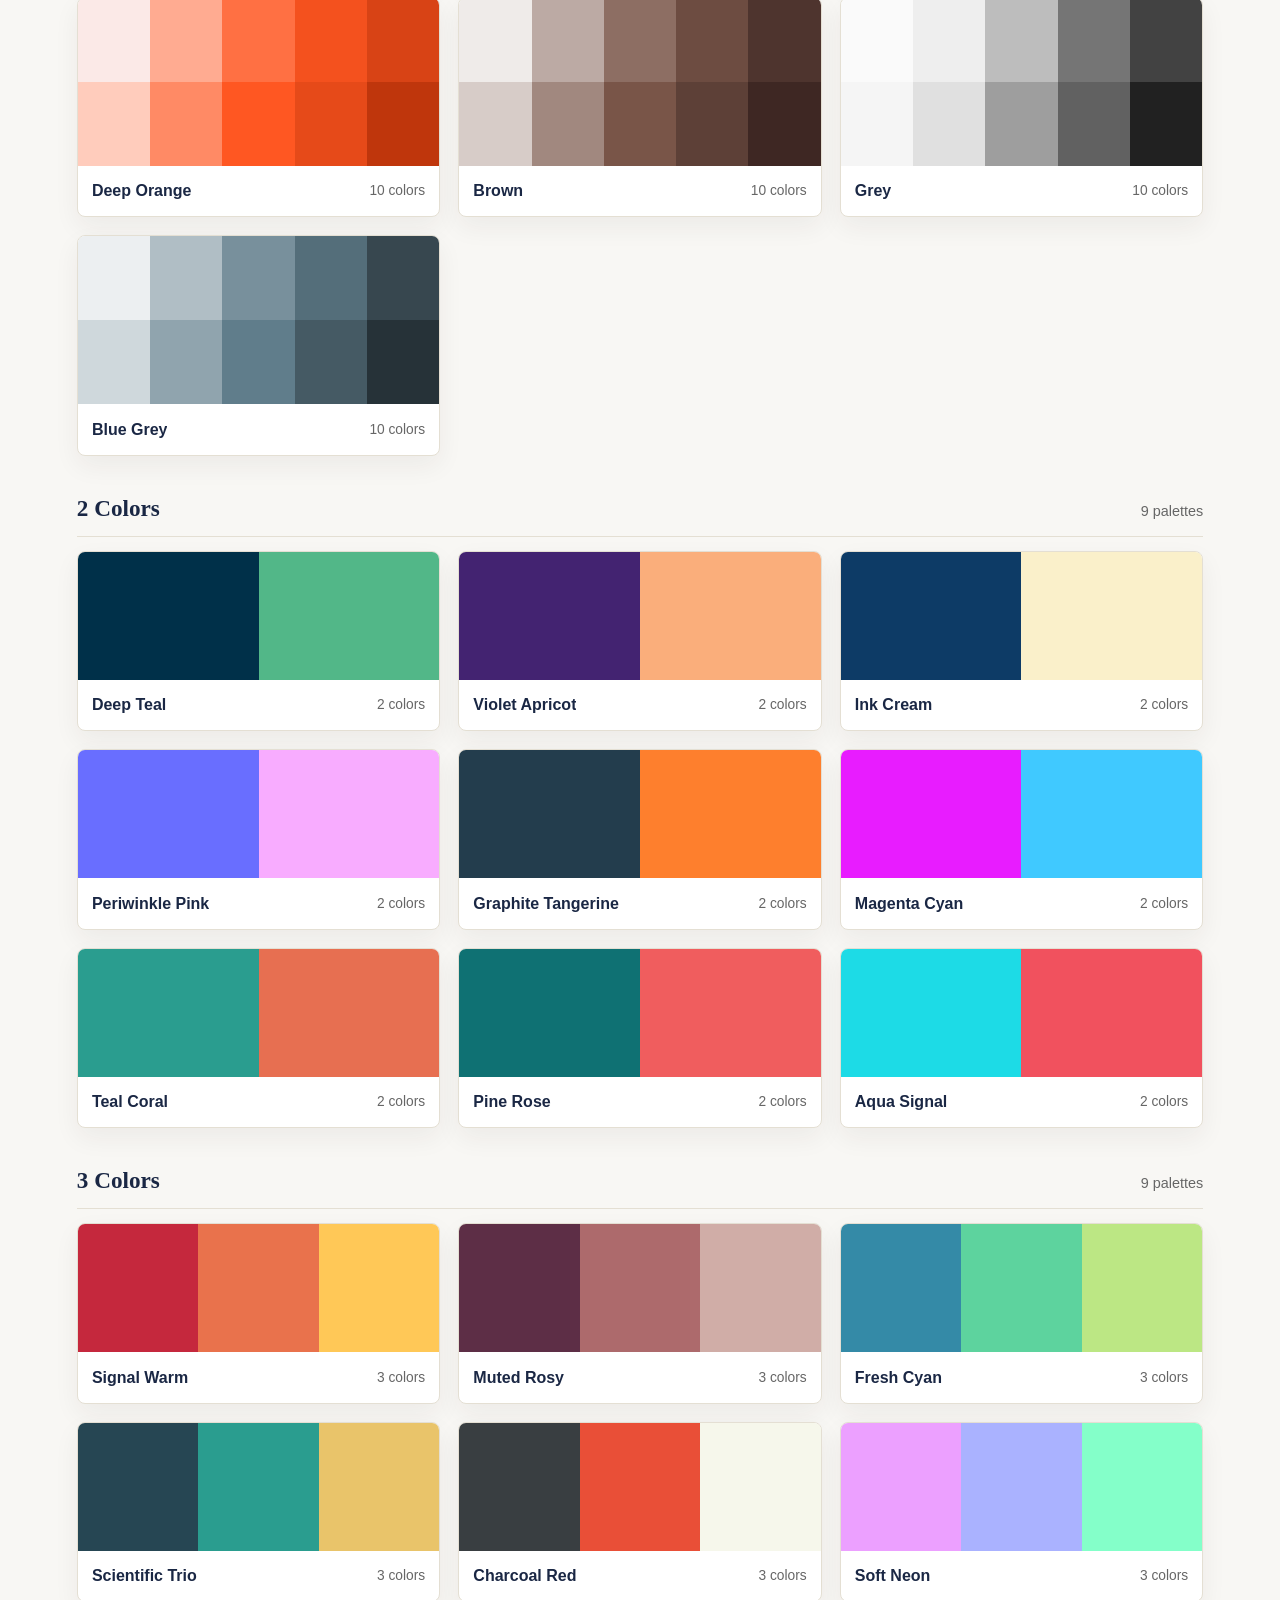
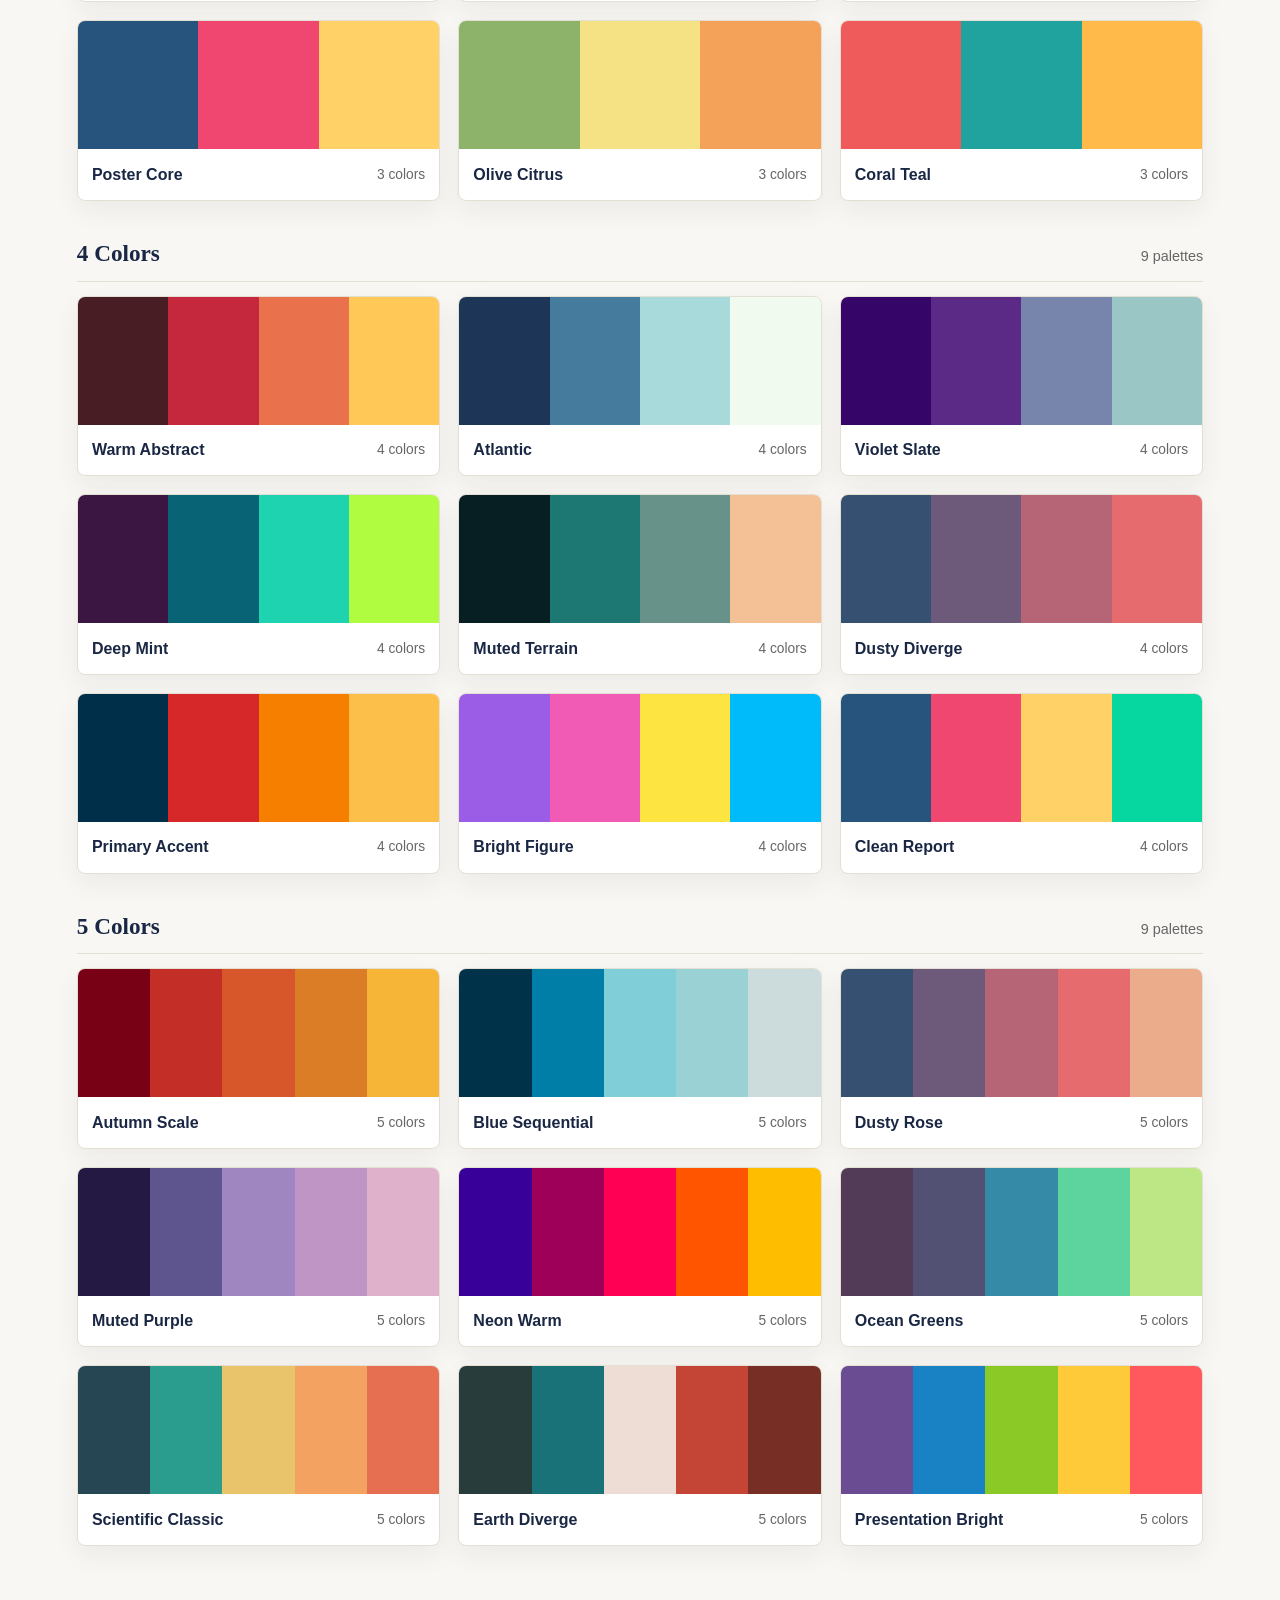
<file: resources/palette.html>
<!doctype html>
<html lang="en">
<head>
  <meta charset="utf-8">
  <meta name="viewport" content="width=device-width, initial-scale=1">
  <title>Academic Color Palette</title>
  <link rel="icon" href="../images/favicon.png">
  <style>
    :root {
      --navy: #1a2744;
      --blue: #2a6496;
      --blue-light: #3a7cbd;
      --accent: #c69c4a;
      --text: #2c2c2c;
      --muted: #666;
      --bg: #f8f7f4;
      --panel: #ffffff;
      --line: #e4dfd3;
      --soft: #f1efe8;
      --shadow: 0 14px 36px rgba(46, 42, 35, 0.08);
      --page-width: 88%;
    }

    * { box-sizing: border-box; }

    body {
      margin: 0;
      color: var(--text);
      background:
        radial-gradient(circle at 8% -4%, rgba(58, 124, 189, 0.15), transparent 30rem),
        linear-gradient(180deg, #fbfaf6 0%, var(--bg) 36rem);
      font-family: "Source Sans 3", "Source Sans Pro", "Helvetica Neue", Arial, sans-serif;
      line-height: 1.6;
    }

    button, input {
      font: inherit;
    }

    a {
      color: var(--blue);
      text-decoration: none;
    }

    a:hover { text-decoration: underline; }

    .shell {
      width: var(--page-width);
      margin: 0 auto;
      padding: 28px 0 56px;
    }

    .topbar {
      display: flex;
      align-items: center;
      justify-content: space-between;
      gap: 1rem;
      margin-bottom: 28px;
    }

    .back-link {
      color: var(--navy);
      font-size: 0.92rem;
      font-weight: 700;
    }

    .copy-status {
      min-height: 2.3rem;
      display: inline-flex;
      align-items: center;
      padding: 0.42rem 0.85rem;
      border: 1px solid var(--line);
      border-radius: 999px;
      background: rgba(255, 255, 255, 0.82);
      color: var(--muted);
      font-size: 0.9rem;
      white-space: nowrap;
      box-shadow: 0 6px 16px rgba(46, 42, 35, 0.05);
    }

    .copy-status.active {
      border-color: rgba(42, 100, 150, 0.28);
      color: var(--navy);
      background: #e9f1f8;
    }

    .hero {
      display: grid;
      grid-template-columns: minmax(0, 1fr) minmax(300px, 420px);
      gap: 2rem;
      align-items: end;
      margin-bottom: 30px;
    }

    h1 {
      margin: 0 0 0.55rem;
      color: var(--navy);
      font-family: Georgia, "Times New Roman", serif;
      font-size: clamp(2.15rem, 5vw, 4.5rem);
      line-height: 1.02;
      letter-spacing: 0;
    }

    .hero p {
      max-width: 720px;
      margin: 0;
      color: var(--muted);
      font-size: 1.04rem;
    }

    .search-panel {
      border: 1px solid var(--line);
      border-radius: 8px;
      background: rgba(255, 255, 255, 0.78);
      box-shadow: var(--shadow);
      padding: 0.8rem;
    }

    .search-panel label {
      display: block;
      margin: 0 0 0.45rem;
      color: var(--navy);
      font-size: 0.82rem;
      font-weight: 700;
      letter-spacing: 0.08em;
      text-transform: uppercase;
    }

    .search-row {
      display: flex;
      align-items: center;
      gap: 0.6rem;
    }

    .search-row input {
      width: 100%;
      min-width: 0;
      height: 2.7rem;
      border: 1px solid var(--line);
      border-radius: 6px;
      background: #fff;
      color: var(--text);
      padding: 0 0.85rem;
      outline: none;
    }

    .search-row input:focus {
      border-color: var(--blue);
      box-shadow: 0 0 0 3px rgba(42, 100, 150, 0.12);
    }

    .clear-btn {
      height: 2.7rem;
      border: 1px solid var(--line);
      border-radius: 6px;
      background: var(--soft);
      color: var(--navy);
      padding: 0 0.85rem;
      cursor: pointer;
    }

    .filter-tabs {
      position: sticky;
      top: 0;
      z-index: 10;
      display: flex;
      gap: 0.55rem;
      overflow: auto;
      margin: 0 -0.4rem 26px;
      padding: 0.8rem 0.4rem;
      background: rgba(248, 247, 244, 0.92);
      backdrop-filter: blur(12px);
    }

    .filter-tabs button {
      flex: 0 0 auto;
      border: 1px solid var(--line);
      border-radius: 999px;
      background: #fff;
      color: var(--navy);
      padding: 0.45rem 0.9rem;
      font-size: 0.92rem;
      font-weight: 700;
      cursor: pointer;
      transition: background 0.16s, border-color 0.16s, color 0.16s;
    }

    .filter-tabs button[aria-pressed="true"] {
      border-color: var(--navy);
      background: var(--navy);
      color: #fff;
    }

    .section {
      margin: 0 0 34px;
    }

    .section-heading {
      display: flex;
      align-items: baseline;
      justify-content: space-between;
      gap: 1rem;
      margin-bottom: 14px;
      border-bottom: 1px solid var(--line);
      padding-bottom: 0.55rem;
    }

    .section-heading h2 {
      margin: 0;
      color: var(--navy);
      font-family: Georgia, "Times New Roman", serif;
      font-size: 1.45rem;
      letter-spacing: 0;
    }

    .count {
      color: var(--muted);
      font-size: 0.9rem;
    }

    .palette-grid {
      display: grid;
      grid-template-columns: repeat(auto-fill, minmax(280px, 1fr));
      gap: 18px;
    }

    .palette-grid.wide-grid {
      grid-template-columns: repeat(auto-fill, minmax(360px, 1fr));
    }

    .palette-card {
      overflow: hidden;
      border: 1px solid var(--line);
      border-radius: 8px;
      background: var(--panel);
      box-shadow: 0 10px 26px rgba(46, 42, 35, 0.06);
      transition: transform 0.16s ease, box-shadow 0.16s ease;
    }

    .palette-card:hover {
      transform: translateY(-2px);
      box-shadow: var(--shadow);
    }

    .swatches {
      display: grid;
      min-height: 128px;
    }

    .swatch {
      position: relative;
      min-width: 0;
      border: 0;
      color: inherit;
      cursor: pointer;
    }

    .swatch::after {
      content: attr(data-hex);
      position: absolute;
      inset: 0;
      opacity: 0;
      display: grid;
      place-items: center;
      color: var(--label);
      font-size: 0.66rem;
      font-weight: 800;
      letter-spacing: 0;
      text-transform: uppercase;
      transition: opacity 0.16s ease;
      text-shadow: 0 1px 10px var(--shadow-color);
      pointer-events: none;
    }

    .swatch:hover::after,
    .swatch:focus-visible::after {
      opacity: 1;
    }

    .swatch:focus-visible {
      z-index: 2;
      outline: 3px solid rgba(42, 100, 150, 0.38);
      outline-offset: -3px;
    }

    .card-meta {
      display: flex;
      align-items: center;
      justify-content: space-between;
      gap: 0.8rem;
      padding: 0.78rem 0.88rem;
    }

    .card-title {
      overflow: hidden;
      color: var(--navy);
      font-weight: 800;
      text-overflow: ellipsis;
      white-space: nowrap;
    }

    .card-colors {
      color: var(--muted);
      font-size: 0.86rem;
      white-space: nowrap;
    }

    .family-grid .swatches {
      min-height: 168px;
      grid-template-rows: repeat(2, 1fr);
      grid-auto-flow: column;
    }

    .wide-grid {
      grid-template-columns: repeat(3, minmax(0, 1fr));
    }

    .empty {
      display: none;
      border: 1px dashed var(--line);
      border-radius: 8px;
      background: rgba(255, 255, 255, 0.64);
      color: var(--muted);
      padding: 2.2rem;
      text-align: center;
    }

    .empty.visible { display: block; }

    @media (max-width: 820px) {
      .shell {
        padding-top: 18px;
      }

      .topbar,
      .hero {
        display: flex;
        align-items: stretch;
        flex-direction: column;
      }

      .hero {
        gap: 1.2rem;
      }

      .copy-status {
        justify-content: center;
        white-space: normal;
      }

      .palette-grid {
        grid-template-columns: minmax(0, 1fr);
      }

      .wide-grid {
        grid-template-columns: minmax(0, 1fr);
      }

      .swatch::after {
        font-size: 0.6rem;
      }
    }
  </style>
</head>
<body>
  <main class="shell">
    <div class="topbar">
      <a class="back-link" href="../index.html#resources">Back to Resources</a>
      <div class="copy-status" id="copyStatus" aria-live="polite">Click a swatch to copy hex RGB.</div>
    </div>

    <header class="hero">
      <div>
        <h1>Academic Color Palette</h1>
        <p>Browse figure-ready color sets as palette cards. Each swatch copies its hexadecimal RGB value.</p>
      </div>
      <div class="search-panel">
        <label for="paletteSearch">Search palettes</label>
        <div class="search-row">
          <input id="paletteSearch" type="search" placeholder="Try blue, #2a9d8f, material, 5 colors">
          <button class="clear-btn" id="clearSearch" type="button">Clear</button>
        </div>
      </div>
    </header>

    <nav class="filter-tabs" id="filters" aria-label="Palette filters"></nav>
    <div id="paletteRoot"></div>
    <div class="empty" id="emptyState">No palettes match the current search.</div>
  </main>

  <script>
    const materialFamilies = [
      ["Red", ["#ffebee", "#ffcdd2", "#ef9a9a", "#e57373", "#ef5350", "#f44336", "#e53935", "#d32f2f", "#c62828", "#b71c1c"]],
      ["Pink", ["#fce4ec", "#f8bbd0", "#f48fb1", "#f06292", "#ec407a", "#e91e63", "#d81b60", "#c2185b", "#ad1457", "#880e4f"]],
      ["Purple", ["#f3e5f5", "#e1bee7", "#ce93d8", "#ba68c8", "#ab47bc", "#9c27b0", "#8e24aa", "#7b1fa2", "#6a1b9a", "#4a148c"]],
      ["Deep Purple", ["#ede7f6", "#d1c4e9", "#b39ddb", "#9575cd", "#7e57c2", "#673ab7", "#5e35b1", "#512da8", "#4527a0", "#311b92"]],
      ["Indigo", ["#e8eaf6", "#c5cae9", "#9fa8da", "#7986cb", "#5c6bc0", "#3f51b5", "#3949ab", "#303f9f", "#283593", "#1a237e"]],
      ["Blue", ["#e3f2fd", "#bbdefb", "#90caf9", "#64b5f6", "#42a5f5", "#2196f3", "#1e88e5", "#1976d2", "#1565c0", "#0d47a1"]],
      ["Light Blue", ["#e1f5fe", "#b3e5fc", "#81d4fa", "#4fc3f7", "#29b6f6", "#03a9f4", "#039be5", "#0288d1", "#0277bd", "#01579b"]],
      ["Cyan", ["#e0f7fa", "#b2ebf2", "#80deea", "#4dd0e1", "#26c6da", "#00bcd4", "#00acc1", "#0097a7", "#00838f", "#006064"]],
      ["Teal", ["#e0f2f1", "#b2dfdb", "#80cbc4", "#4db6ac", "#26a69a", "#009688", "#00897b", "#00796b", "#00695c", "#004d40"]],
      ["Green", ["#e8f5e9", "#c8e6c9", "#a5d6a7", "#81c784", "#66bb6a", "#4caf50", "#43a047", "#388e3c", "#2e7d32", "#1b5e20"]],
      ["Light Green", ["#f1f8e9", "#dcedc8", "#c5e1a5", "#aed581", "#9ccc65", "#8bc34a", "#7cb342", "#689f38", "#558b2f", "#33691e"]],
      ["Lime", ["#f9fbe7", "#f0f4c3", "#e6ee9c", "#dce775", "#d4e157", "#cddc39", "#c0ca33", "#afb42b", "#9e9d24", "#827717"]],
      ["Yellow", ["#fffde7", "#fff9c4", "#fff59d", "#fff176", "#ffee58", "#ffeb3b", "#fdd835", "#fbc02d", "#f9a825", "#f57f17"]],
      ["Amber", ["#fff8e1", "#ffecb3", "#ffe082", "#ffd54f", "#ffca28", "#ffc107", "#ffb300", "#ffa000", "#ff8f00", "#ff6f00"]],
      ["Orange", ["#fff3e0", "#ffe0b2", "#ffcc80", "#ffb74d", "#ffa726", "#ff9800", "#fb8c00", "#f57c00", "#ef6c00", "#e65100"]],
      ["Deep Orange", ["#fbe9e7", "#ffccbc", "#ffab91", "#ff8a65", "#ff7043", "#ff5722", "#f4511e", "#e64a19", "#d84315", "#bf360c"]],
      ["Brown", ["#efebe9", "#d7ccc8", "#bcaaa4", "#a1887f", "#8d6e63", "#795548", "#6d4c41", "#5d4037", "#4e342e", "#3e2723"]],
      ["Grey", ["#fafafa", "#f5f5f5", "#eeeeee", "#e0e0e0", "#bdbdbd", "#9e9e9e", "#757575", "#616161", "#424242", "#212121"]],
      ["Blue Grey", ["#eceff1", "#cfd8dc", "#b0bec5", "#90a4ae", "#78909c", "#607d8b", "#546e7a", "#455a64", "#37474f", "#263238"]]
    ];

    const palettes = [
      { group: "2 Colors", name: "Deep Teal", colors: ["#003049", "#52b788"] },
      { group: "2 Colors", name: "Violet Apricot", colors: ["#432371", "#faae7b"] },
      { group: "2 Colors", name: "Ink Cream", colors: ["#0d3b66", "#faf0ca"] },
      { group: "2 Colors", name: "Periwinkle Pink", colors: ["#696eff", "#f8acff"] },
      { group: "2 Colors", name: "Graphite Tangerine", colors: ["#233d4d", "#fe7f2d"] },
      { group: "2 Colors", name: "Magenta Cyan", colors: ["#e81cff", "#40c9ff"] },
      { group: "2 Colors", name: "Teal Coral", colors: ["#2a9d8f", "#e76f51"] },
      { group: "2 Colors", name: "Pine Rose", colors: ["#0f7173", "#f05d5e"] },
      { group: "2 Colors", name: "Aqua Signal", colors: ["#1ddbe6", "#f1515e"] },
      { group: "3 Colors", name: "Signal Warm", colors: ["#c5283d", "#e9724c", "#ffc857"] },
      { group: "3 Colors", name: "Muted Rosy", colors: ["#5d2e46", "#ad6a6c", "#d0ada7"] },
      { group: "3 Colors", name: "Fresh Cyan", colors: ["#348aa7", "#5dd39e", "#bce784"] },
      { group: "3 Colors", name: "Scientific Trio", colors: ["#264653", "#2a9d8f", "#e9c46a"] },
      { group: "3 Colors", name: "Charcoal Red", colors: ["#393e41", "#e94f37", "#f6f7eb"] },
      { group: "3 Colors", name: "Soft Neon", colors: ["#eca0ff", "#aab2ff", "#84ffc9"] },
      { group: "3 Colors", name: "Poster Core", colors: ["#26547c", "#ef476f", "#ffd166"] },
      { group: "3 Colors", name: "Olive Citrus", colors: ["#8cb369", "#f4e285", "#f4a259"] },
      { group: "3 Colors", name: "Coral Teal", colors: ["#ef5b5b", "#20a39e", "#ffba49"] },
      { group: "4 Colors", name: "Warm Abstract", colors: ["#481d24", "#c5283d", "#e9724c", "#ffc857"] },
      { group: "4 Colors", name: "Atlantic", colors: ["#1d3557", "#457b9d", "#a8dadc", "#f1faee"] },
      { group: "4 Colors", name: "Violet Slate", colors: ["#360568", "#5b2a86", "#7785ac", "#9ac6c5"] },
      { group: "4 Colors", name: "Deep Mint", colors: ["#3c1642", "#086375", "#1dd3b0", "#affc41"] },
      { group: "4 Colors", name: "Muted Terrain", colors: ["#071e22", "#1d7874", "#679289", "#f4c095"] },
      { group: "4 Colors", name: "Dusty Diverge", colors: ["#355070", "#6d597a", "#b56576", "#e56b6f"] },
      { group: "4 Colors", name: "Primary Accent", colors: ["#003049", "#d62828", "#f77f00", "#fcbf49"] },
      { group: "4 Colors", name: "Bright Figure", colors: ["#9b5de5", "#f15bb5", "#fee440", "#00bbf9"] },
      { group: "4 Colors", name: "Clean Report", colors: ["#26547c", "#ef476f", "#ffd166", "#06d6a0"] },
      { group: "5 Colors", name: "Autumn Scale", colors: ["#780116", "#c32f27", "#d8572a", "#db7c26", "#f7b538"] },
      { group: "5 Colors", name: "Blue Sequential", colors: ["#003249", "#007ea7", "#80ced7", "#9ad1d4", "#ccdbdc"] },
      { group: "5 Colors", name: "Dusty Rose", colors: ["#355070", "#6d597a", "#b56576", "#e56b6f", "#eaac8b"] },
      { group: "5 Colors", name: "Muted Purple", colors: ["#231942", "#5e548e", "#9f86c0", "#be95c4", "#e0b1cb"] },
      { group: "5 Colors", name: "Neon Warm", colors: ["#390099", "#9e0059", "#ff0054", "#ff5400", "#ffbd00"] },
      { group: "5 Colors", name: "Ocean Greens", colors: ["#513b56", "#525174", "#348aa7", "#5dd39e", "#bce784"] },
      { group: "5 Colors", name: "Scientific Classic", colors: ["#264653", "#2a9d8f", "#e9c46a", "#f4a261", "#e76f51"] },
      { group: "5 Colors", name: "Earth Diverge", colors: ["#283d3b", "#197278", "#edddd4", "#c44536", "#772e25"] },
      { group: "5 Colors", name: "Presentation Bright", colors: ["#6a4c93", "#1982c4", "#8ac926", "#ffca3a", "#ff595e"] }
    ];

    const sections = [
      { id: "all", label: "All" },
      { id: "Material", label: "Material" },
      { id: "2 Colors", label: "2 Colors" },
      { id: "3 Colors", label: "3 Colors" },
      { id: "4 Colors", label: "4 Colors" },
      { id: "5 Colors", label: "5 Colors" }
    ];

    const state = {
      filter: "all",
      query: ""
    };

    const root = document.getElementById("paletteRoot");
    const filters = document.getElementById("filters");
    const search = document.getElementById("paletteSearch");
    const clearSearch = document.getElementById("clearSearch");
    const emptyState = document.getElementById("emptyState");
    const copyStatus = document.getElementById("copyStatus");
    let copyTimer;

    function hexToRgb(hex) {
      const clean = hex.replace("#", "");
      const value = parseInt(clean, 16);
      return {
        r: (value >> 16) & 255,
        g: (value >> 8) & 255,
        b: value & 255
      };
    }

    function contrastColor(hex) {
      const { r, g, b } = hexToRgb(hex);
      const luminance = (0.2126 * r + 0.7152 * g + 0.0722 * b) / 255;
      return luminance > 0.58 ? "#1a2744" : "#ffffff";
    }

    function matches(item) {
      const query = state.query.trim().toLowerCase();
      if (state.filter !== "all" && item.group !== state.filter) return false;
      if (!query) return true;
      const haystack = [item.group, item.name, ...item.colors].join(" ").toLowerCase();
      return haystack.includes(query);
    }

    function makeSwatch(hex) {
      const button = document.createElement("button");
      button.type = "button";
      button.className = "swatch";
      button.style.background = hex;
      button.style.setProperty("--label", contrastColor(hex));
      button.style.setProperty("--shadow-color", contrastColor(hex) === "#ffffff" ? "rgba(0, 0, 0, 0.42)" : "rgba(255, 255, 255, 0.42)");
      button.dataset.hex = hex;
      button.setAttribute("aria-label", `Copy ${hex}`);
      button.addEventListener("click", () => copyHex(hex));
      return button;
    }

    function makeCard(item, familyCard = false) {
      const article = document.createElement("article");
      article.className = "palette-card";
      article.dataset.group = item.group;
      article.dataset.name = item.name;
      article.dataset.colors = item.colors.join(" ");

      const swatches = document.createElement("div");
      swatches.className = "swatches";
      swatches.style.gridTemplateColumns = `repeat(${familyCard ? 5 : item.colors.length}, minmax(0, 1fr))`;
      item.colors.forEach((hex) => swatches.appendChild(makeSwatch(hex)));

      const meta = document.createElement("div");
      meta.className = "card-meta";
      meta.innerHTML = `<span class="card-title">${item.name}</span><span class="card-colors">${item.colors.length} colors</span>`;

      article.append(swatches, meta);
      return article;
    }

    function makeSection(title, items, familyCard = false, wideGrid = false) {
      const visible = items.filter(matches);
      if (!visible.length) return null;

      const section = document.createElement("section");
      section.className = "section";
      const heading = document.createElement("div");
      heading.className = "section-heading";
      heading.innerHTML = `<h2>${title}</h2><span class="count">${visible.length} palettes</span>`;

      const grid = document.createElement("div");
      grid.className = `palette-grid${familyCard ? " family-grid" : ""}${wideGrid ? " wide-grid" : ""}`;
      visible.forEach((item) => grid.appendChild(makeCard(item, familyCard)));
      section.append(heading, grid);
      return section;
    }

    function renderFilters() {
      filters.innerHTML = "";
      sections.forEach((section) => {
        const button = document.createElement("button");
        button.type = "button";
        button.textContent = section.label;
        button.setAttribute("aria-pressed", String(state.filter === section.id));
        button.addEventListener("click", () => {
          state.filter = section.id;
          render();
        });
        filters.appendChild(button);
      });
    }

    function render() {
      renderFilters();
      root.innerHTML = "";

      const materialItems = materialFamilies.map(([name, colors]) => ({ group: "Material", name, colors }));
      const allSections = [
        makeSection("Material Color Families", materialItems, true, true),
        makeSection("2 Colors", palettes.filter((item) => item.group === "2 Colors")),
        makeSection("3 Colors", palettes.filter((item) => item.group === "3 Colors")),
        makeSection("4 Colors", palettes.filter((item) => item.group === "4 Colors")),
        makeSection("5 Colors", palettes.filter((item) => item.group === "5 Colors"), false, true)
      ].filter(Boolean);

      allSections.forEach((section) => root.appendChild(section));
      emptyState.classList.toggle("visible", allSections.length === 0);
    }

    async function copyText(text) {
      if (navigator.clipboard && window.isSecureContext) {
        await navigator.clipboard.writeText(text);
        return;
      }

      const field = document.createElement("textarea");
      field.value = text;
      field.setAttribute("readonly", "");
      field.style.position = "fixed";
      field.style.top = "-1000px";
      document.body.appendChild(field);
      field.select();
      document.execCommand("copy");
      field.remove();
    }

    async function copyHex(hex) {
      const value = hex.toUpperCase();
      try {
        await copyText(value);
        copyStatus.textContent = `Copied ${value}`;
        copyStatus.classList.add("active");
      } catch (error) {
        copyStatus.textContent = `${value} - copy failed, please copy manually.`;
        copyStatus.classList.remove("active");
      }
      window.clearTimeout(copyTimer);
      copyTimer = window.setTimeout(() => {
        copyStatus.textContent = "Click a swatch to copy hex RGB.";
        copyStatus.classList.remove("active");
      }, 2600);
    }

    search.addEventListener("input", () => {
      state.query = search.value;
      render();
    });

    clearSearch.addEventListener("click", () => {
      search.value = "";
      state.query = "";
      search.focus();
      render();
    });

    render();
  </script>
</body>
</html>
</file>
<file: css/academic.css>
/* ====================================================
   ACADEMIC PERSONAL WEBSITE — Ao Zheng
   ==================================================== */

:root {
    --navy:       #1a2744;
    --blue:       #2a6496;
    --blue-light: #3a7cbd;
    --accent:     #c69c4a;
    --text:       #2c2c2c;
    --text-muted: #666;
    --bg:         #f8f7f4;
    --bg-alt:     #ffffff;
    --border:     #ddd;
    --section-pad: 5rem;
    --page-width:  88%;
}

*, *::before, *::after { box-sizing: border-box; margin: 0; padding: 0; }

html { scroll-behavior: smooth; }

body {
    font-family: 'Source Sans 3', 'Source Sans Pro', 'Helvetica Neue', Arial, sans-serif;
    font-size: 17px;
    font-weight: 400;
    color: var(--text);
    background: var(--bg);
    line-height: 1.75;
}

h1, h2, h3, h4 {
    font-family: 'Playfair Display', Georgia, 'Times New Roman', serif;
    color: var(--navy);
    line-height: 1.3;
}

a { color: var(--blue); text-decoration: none; }
a:hover { text-decoration: underline; }

/* ===================== NAVIGATION ===================== */

#navbar {
    position: fixed;
    top: 0; left: 0; right: 0;
    z-index: 1000;
    background: transparent;
    transition: background 0.3s, box-shadow 0.3s;
}

#navbar.scrolled {
    background: rgba(255, 255, 255, 0.97);
    box-shadow: 0 1px 8px rgba(0, 0, 0, 0.1);
}

.nav-container {
    width: var(--page-width);
    max-width: none;
    margin: 0 auto;
    padding: 0;
    height: 64px;
    display: flex;
    align-items: center;
    justify-content: space-between;
}

.nav-brand {
    display: flex;
    align-items: center;
    text-decoration: none;
    flex-shrink: 0;
}

#nav-logo {
    height: 38px;
    width: auto;
    display: block;
}

.nav-links {
    list-style: none;
    display: flex;
    align-items: center;
    gap: 2rem;
}

.nav-links a {
    font-size: 0.82rem;
    font-weight: 600;
    letter-spacing: 0.08em;
    text-transform: uppercase;
    color: rgba(255, 255, 255, 0.88);
    text-decoration: none;
    padding-bottom: 3px;
    border-bottom: 2px solid transparent;
    transition: color 0.2s, border-color 0.2s;
}

#navbar.scrolled .nav-links a { color: var(--text-muted); }

.nav-links a:hover,
.nav-links a.active {
    color: var(--accent) !important;
    border-bottom-color: var(--accent);
    text-decoration: none;
}

.nav-links .nav-cv { color: var(--accent) !important; }

.nav-toggle {
    display: none;
    flex-direction: column;
    gap: 5px;
    background: none;
    border: none;
    cursor: pointer;
    padding: 6px;
}

.nav-toggle span {
    display: block;
    width: 24px;
    height: 2px;
    background: white;
    border-radius: 1px;
    transition: background 0.3s, transform 0.3s;
}

#navbar.scrolled .nav-toggle span { background: var(--navy); }

/* ===================== HERO ===================== */

.hero {
    position: relative;
    height: 100vh;
    height: 100svh;
    min-height: 580px;
    background: url('../images/banner-images/banner-image-1.png') center center / cover no-repeat;
    display: flex;
    align-items: center;
    justify-content: center;
    text-align: center;
}

.hero-overlay {
    position: absolute;
    inset: 0;
    background: linear-gradient(
        160deg,
        rgba(80, 40, 15, 0.38) 0%,
        rgba(110, 65, 20, 0.20) 100%
    );
}

.hero-content {
    position: relative;
    z-index: 1;
    color: rgba(248, 239, 218, 0.5);
    padding: 0 1.5rem;
    max-width: 700px;
    transform: translateY(28px);
}

.hero-label {
    font-size: 0.82rem;
    letter-spacing: 0.22em;
    text-transform: uppercase;
    color: rgba(248, 239, 218, 0.5);
    margin-bottom: 1rem;
}

.hero-name {
    font-family: 'Playfair Display', serif;
    font-size: clamp(2.6rem, 6vw, 4.5rem);
    font-weight: 700;
    color: rgba(248, 239, 218, 0.5);
    margin-bottom: 0.6rem;
    letter-spacing: 0.02em;
}

.hero-affil {
    font-size: 1.05rem;
    color: rgba(248, 239, 218, 0.5);
    margin-bottom: 3rem;
    font-style: italic;
}

.hero-scroll {
    display: inline-flex;
    align-items: center;
    justify-content: center;
    width: 42px;
    height: 42px;
    border: 1px solid rgba(255, 255, 255, 0.45);
    border-radius: 50%;
    color: rgba(248, 239, 218, 0.5);
    text-decoration: none;
    transition: border-color 0.2s, color 0.2s;
    animation: bounce 2.2s ease-in-out infinite;
}

.hero-scroll:hover {
    border-color: var(--accent);
    color: var(--accent);
    text-decoration: none;
}

@keyframes bounce {
    0%, 100% { transform: translateY(0); }
    50%       { transform: translateY(7px); }
}

/* ===================== LAYOUT ===================== */

.container {
    width: var(--page-width);
    max-width: none;
    margin: 0 auto;
    padding: 0;
}

.section { padding: var(--section-pad) 0; }
.section-light { background: var(--bg); }
.section-alt   { background: var(--bg-alt); }

.section-title {
    font-size: 1.85rem;
    font-weight: 700;
    margin-bottom: 2rem;
    padding-bottom: 0.65rem;
    border-bottom: 2px solid var(--accent);
    display: inline-block;
}

.subsection-title {
    font-family: 'Playfair Display', serif;
    font-size: 1.15rem;
    font-weight: 600;
    color: var(--navy);
    margin: 2.5rem 0 1.1rem;
    letter-spacing: 0.02em;
}

/* ===================== ABOUT ===================== */

.about-layout {
    position: relative;
}

.about-bio {
    --about-bio-inset: min(36%, 340px);
    font-size: 0.875rem;
    line-height: 1.55;
}

.about-bio p { margin-bottom: 1rem; }

.about-bio > p:first-child {
    padding-right: var(--about-bio-inset);
}

.interest-list {
    list-style: none;
    margin: 0.4rem 0 1.2rem;
    padding: 0;
}

.interest-list li {
    padding: 0.25rem 0 0.25rem 1.5rem;
    position: relative;
    color: var(--text);
    font-size: 0.875rem;
    line-height: 1.5;
}

.interest-list li::before {
    content: '▸';
    position: absolute;
    left: 0;
    color: var(--accent);
    font-size: 0.85em;
    top: 0.4rem;
}

.education-panel {
    position: absolute;
    top: 0.15rem;
    right: 0;
    width: min(32%, 320px);
    max-height: 210px;
    overflow-y: auto;
    padding: 0.05rem 0 0.05rem 0.35rem;
    background: transparent;
}

.education-timeline {
    position: relative;
    display: grid;
    gap: 1rem;
    padding-left: 1.1rem;
}

.education-timeline::before {
    content: '';
    position: absolute;
    top: 0.25rem;
    bottom: 0.25rem;
    left: 0.2rem;
    width: 1px;
    background: var(--border);
}

.education-item {
    position: relative;
}

.education-item::before {
    content: '';
    position: absolute;
    top: 0.3rem;
    left: -1.15rem;
    width: 0.55rem;
    height: 0.55rem;
    border: 2px solid var(--accent);
    border-radius: 50%;
    background: var(--bg-alt);
}

.education-year {
    display: block;
    margin-bottom: 0.15rem;
    color: var(--blue);
    font-size: 0.8rem;
    font-weight: 600;
}

.education-item strong {
    display: block;
    color: var(--navy);
    font-size: 0.875rem;
    line-height: 1.35;
}

.education-item p {
    margin: 0.2rem 0 0;
    color: var(--text-muted);
    font-size: 0.82rem;
    line-height: 1.45;
}

.contact-info {
    position: relative;
    display: flex;
    flex-wrap: wrap;
    gap: 0.75rem 1.5rem;
    margin-top: 1.5rem;
    padding-top: 1.5rem;
}

.contact-info::before {
    content: '';
    position: absolute;
    inset: 0 var(--about-bio-inset) auto 0;
    border-top: 1px solid var(--border);
}

.contact-info span {
    display: inline-flex;
    align-items: center;
    gap: 0.45rem;
    font-size: 0.9rem;
    color: var(--text-muted);
}

.wechat-toggle {
    display: inline-flex;
    align-items: center;
    gap: 0.45rem;
    border: 0;
    background: transparent;
    color: var(--text-muted);
    font: inherit;
    font-size: 0.9rem;
    cursor: pointer;
    padding: 0;
}

.wechat-toggle:hover,
.wechat-toggle[aria-expanded="true"] {
    color: var(--blue);
}

.contact-info i,
.wechat-toggle i {
    color: var(--blue);
    width: 1em;
    text-align: center;
}

.wechat-modal[hidden] {
    display: none;
}

.wechat-modal {
    position: fixed;
    inset: 0;
    z-index: 2000;
    display: grid;
    place-items: center;
    padding: 1rem;
}

.wechat-modal-backdrop {
    position: absolute;
    inset: 0;
    border: 0;
    background: rgba(26, 39, 68, 0.42);
    cursor: pointer;
}

.wechat-modal-card {
    position: relative;
    z-index: 1;
    width: min(88vw, 260px);
    padding: 1.25rem;
    border: 1px solid var(--border);
    border-radius: 8px;
    background: var(--bg-alt);
    box-shadow: 0 18px 50px rgba(0, 0, 0, 0.22);
    text-align: center;
}

.wechat-modal-card h3 {
    margin-bottom: 0.8rem;
    font-size: 1.05rem;
}

.wechat-modal-card img {
    display: block;
    width: min(62vw, 180px);
    height: min(62vw, 180px);
    margin: 0 auto;
}

.wechat-modal-card p {
    margin: 0.75rem 0 0;
    color: var(--text-muted);
    font-size: 0.9rem;
}

.wechat-close {
    position: absolute;
    top: 0.45rem;
    right: 0.55rem;
    border: 0;
    background: transparent;
    color: var(--text-muted);
    font-size: 1.35rem;
    line-height: 1;
    cursor: pointer;
}

.wechat-close:hover {
    color: var(--navy);
}

/* ===================== PUBLICATIONS ===================== */

.pub-list {
    display: flex;
    flex-direction: column;
    gap: 1.75rem;
}

.pub-item {
    display: flex;
    gap: 1.5rem;
    align-items: flex-start;
    background: var(--bg);
    border: 1px solid var(--border);
    border-left: 4px solid var(--blue);
    border-radius: 0 6px 6px 0;
    padding: 1.25rem;
    transition: box-shadow 0.2s;
}

.pub-item:hover {
    box-shadow: 0 4px 16px rgba(0, 0, 0, 0.07);
}

.pub-content { flex: 1.25; }

.pub-authors {
    font-size: 0.875rem;
    color: var(--text-muted);
    margin-bottom: 0.4rem;
}

.pub-title {
    font-size: 1.05rem;
    font-weight: 600;
    color: var(--navy);
    line-height: 1.5;
    margin-bottom: 0.4rem;
}

.pub-journal {
    font-size: 0.875rem;
    color: var(--text-muted);
    margin-bottom: 0.8rem;
}

.pub-badge-first {
    display: inline-block;
    background: var(--accent);
    color: white;
    font-size: 0.72rem;
    font-weight: 700;
    letter-spacing: 0.06em;
    text-transform: uppercase;
    padding: 2px 10px;
    border-radius: 3px;
}

.pub-badge-co {
    display: inline-block;
    background: var(--blue);
    color: white;
    font-size: 0.72rem;
    font-weight: 700;
    letter-spacing: 0.06em;
    text-transform: uppercase;
    padding: 2px 10px;
    border-radius: 3px;
}

.pub-image {
    flex: 0 0 clamp(220px, 28%, 340px);
    aspect-ratio: 16 / 9;
    min-height: 160px;
    flex-shrink: 0;
    background: transparent;
    border: none;
    border-radius: 4px;
    display: flex;
    align-items: center;
    justify-content: center;
    overflow: hidden;
}

.pub-image img {
    max-width: 100%;
    max-height: 100%;
    width: auto;
    height: auto;
    object-fit: contain;
    display: block;
    border-radius: 3px;
}

/* ===================== GALLERY ===================== */

.gallery-grid {
    display: grid;
    grid-template-columns: repeat(auto-fill, minmax(200px, 1fr));
    gap: 0.9rem;
}

.gallery-item {
    position: relative;
    border-radius: 6px;
    overflow: hidden;
    background: #e8e8e8;
    aspect-ratio: 1 / 1;
    cursor: pointer;
}

.gallery-item img {
    width: 100%;
    height: 100%;
    object-fit: cover;
    display: block;
    transition: transform 0.35s ease;
}

.gallery-item:hover img { transform: scale(1.06); }

.gallery-caption {
    position: absolute;
    inset: 0;
    background: rgba(16, 28, 58, 0.84);
    color: white;
    font-size: 0.85rem;
    line-height: 1.5;
    display: flex;
    align-items: center;
    justify-content: center;
    text-align: center;
    padding: 1rem;
    opacity: 0;
    transition: opacity 0.28s ease;
}

.gallery-item:hover .gallery-caption { opacity: 1; }

/* ===================== RESOURCES ===================== */

.resource-grid {
    display: grid;
    grid-template-columns: repeat(auto-fill, minmax(260px, 1fr));
    gap: 1.5rem;
}

.resource-card {
    display: flex;
    flex-direction: column;
    border: 1px solid var(--border);
    border-radius: 8px;
    overflow: hidden;
    background: var(--bg);
    transition: box-shadow 0.25s;
}

.resource-card:hover { box-shadow: 0 6px 20px rgba(0, 0, 0, 0.09); }

.resource-image {
    height: 180px;
    border-bottom: 1px solid var(--border);
    background: var(--bg-alt);
}

.resource-image img {
    width: 100%;
    height: 100%;
    object-fit: cover;
    display: block;
}

.resource-cover {
    height: 180px;
    display: flex;
    flex: 0 0 auto;
    flex-direction: column;
    justify-content: flex-end;
    gap: 0.35rem;
    padding: 1.4rem;
    border-bottom: 1px solid var(--border);
    color: var(--bg);
}

.resource-cover span {
    font-size: 0.78rem;
    font-weight: 600;
    letter-spacing: 0.08em;
    text-transform: uppercase;
    color: rgba(248, 247, 244, 0.78);
}

.resource-cover strong {
    max-width: 15rem;
    font-family: 'Playfair Display', Georgia, 'Times New Roman', serif;
    font-size: 1.45rem;
    line-height: 1.18;
}

.resource-cover-cookbook {
    background:
        linear-gradient(135deg, rgba(26, 39, 68, 0.96), rgba(42, 100, 150, 0.88)),
        linear-gradient(45deg, transparent 72%, rgba(198, 156, 74, 0.86) 72%);
}

.resource-cover-quickstart {
    position: relative;
    isolation: isolate;
    background: #263449;
}

.resource-cover-quickstart::before {
    content: '>_';
    position: absolute;
    z-index: -1;
    top: 1rem;
    right: 1.25rem;
    color: rgba(248, 247, 244, 0.13);
    font-family: 'Courier New', monospace;
    font-size: 4.2rem;
    font-weight: 700;
    line-height: 1;
}

.resource-info {
    display: flex;
    flex: 1;
    flex-direction: column;
    padding: 1.25rem;
}

.resource-info h4 {
    font-family: 'Playfair Display', serif;
    font-size: 1.05rem;
    margin-bottom: 0.45rem;
}

.resource-info p {
    font-size: 0.9rem;
    color: var(--text-muted);
    margin-bottom: 1rem;
}

.resource-info .btn-download {
    margin-top: auto;
    align-self: flex-start;
}

.btn-download {
    display: inline-flex;
    align-items: center;
    gap: 0.4rem;
    background: var(--blue);
    color: white;
    padding: 0.45rem 1.2rem;
    border-radius: 4px;
    font-size: 0.88rem;
    font-weight: 600;
    text-decoration: none;
    transition: background 0.2s;
}

.btn-download:hover {
    background: var(--blue-light);
    color: white;
    text-decoration: none;
}

/* ===================== FOOTER ===================== */

#footer {
    background: var(--navy);
    color: rgba(255, 255, 255, 0.55);
    padding: 1.2rem 0;
    text-align: center;
    font-size: 0.875rem;
}

#footer p + p { margin-top: 0.6rem; }

.footer-line {
    display: inline-flex;
    align-items: center;
    justify-content: center;
    flex-wrap: wrap;
    gap: 0.9rem;
    margin: 0;
}

.visitor-counter {
    display: inline-flex;
    align-items: center;
    gap: 0.25rem;
    padding: 0.22rem 0.48rem;
    border: 1px solid rgba(248, 239, 218, 0.18);
    border-radius: 999px;
    background: rgba(255, 255, 255, 0.035);
    color: rgba(248, 239, 218, 0.72);
    font-size: 0.78rem;
    line-height: 1;
    white-space: nowrap;
}

.visitor-counter::before {
    content: '';
    width: 4px;
    height: 4px;
    border-radius: 50%;
    background: var(--accent);
    opacity: 0.85;
}

#vercount_value_page_pv {
    color: rgba(248, 239, 218, 0.9);
    font-variant-numeric: tabular-nums;
}

#footer a {
    color: rgba(255, 255, 255, 0.55);
    font-size: 1.2rem;
    transition: color 0.2s;
    text-decoration: none;
}

#footer a:hover { color: var(--accent); }

/* ===================== MOBILE ===================== */

@media (max-width: 768px) {
    :root {
        --section-pad: 3rem;
        --page-width: 88%;
    }

    /* Mobile nav */
    .nav-toggle { display: flex; }

    .nav-links {
        display: none;
        flex-direction: column;
        gap: 0;
        position: absolute;
        top: 64px; left: 0; right: 0;
        background: rgba(255, 255, 255, 0.98);
        box-shadow: 0 6px 16px rgba(0, 0, 0, 0.1);
        padding: 0.5rem 0 1rem;
    }

    .nav-links.open { display: flex; }
    .nav-links li { width: 100%; }

    .nav-links a {
        color: var(--navy) !important;
        display: block;
        padding: 0.7rem 2rem;
        border-bottom: none !important;
        font-size: 0.88rem;
    }

    .nav-links a:hover,
    .nav-links a.active {
        background: var(--bg);
        color: var(--blue) !important;
        border-color: transparent !important;
    }

    .about-bio {
        --about-bio-inset: 0px;
    }

    .education-panel {
        position: static;
        width: auto;
        max-height: 220px;
        margin: 1rem 0 0.9rem;
    }

    /* Pub layout stacks */
    .pub-item { flex-direction: column; }

    .pub-image {
        width: 100%;
        flex-basis: auto;
        min-height: 0;
        aspect-ratio: 16 / 9;
    }

    /* Gallery: 2 columns on tablets */
    .gallery-grid { grid-template-columns: repeat(2, 1fr); }

    /* Show caption always on touch devices */
    .gallery-caption {
        opacity: 1;
        background: rgba(16, 28, 58, 0.65);
        font-size: 0.75rem;
    }

    .gallery-item img { transform: none !important; }

    .contact-info { flex-direction: column; gap: 0.45rem; }

    .footer-line { gap: 0.65rem; }
}

@media (max-width: 480px) {
    .hero-name { font-size: 2.2rem; }
    .section-title { font-size: 1.5rem; }
    .gallery-grid { grid-template-columns: repeat(2, 1fr); gap: 0.5rem; }
}
</file>
